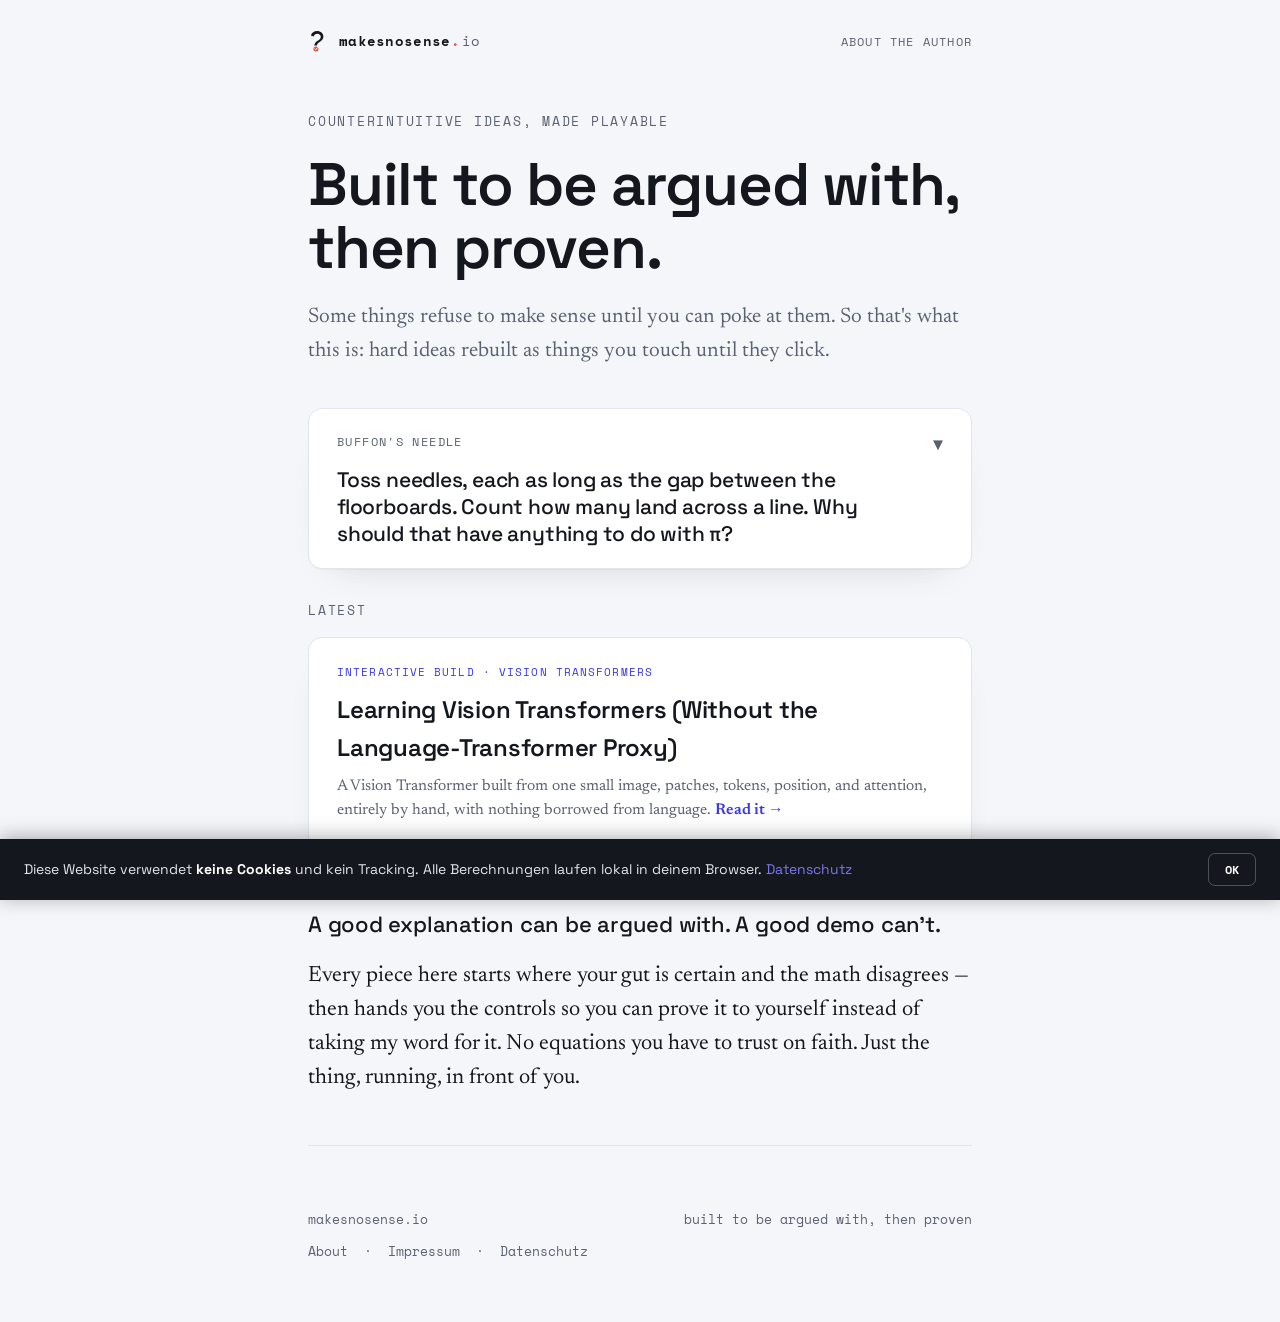
<file: index.html>
<!DOCTYPE html>
<html lang="en">
<head>
<meta charset="UTF-8" />
<meta name="viewport" content="width=device-width, initial-scale=1.0" />
<title>Makes No Sense</title>
<meta name="description" content="Counterintuitive ideas, rebuilt as things you can poke until they click." />
<link rel="icon" href="data:image/svg+xml,%3Csvg xmlns='http://www.w3.org/2000/svg' viewBox='0 0 100 100'%3E%3Cpath d='M 41 5 C 28 5, 17 13, 13 25 L 25 30 C 28 22, 34 17, 42 17 C 51 17, 58 23, 58 31 C 58 39, 53 44, 44 49 C 34 55, 29 62, 29 71 L 41 71 C 41 63, 45 58, 53 54 C 64 48, 70 41, 70 30 C 70 16, 58 5, 41 5 Z' fill='%2315171E'/%3E%3Ccircle cx='36' cy='86' r='11.5' fill='%23E2563F'/%3E%3Cpath d='M 31 86 L 35 90 L 42 81' stroke='%23FFFFFF' stroke-width='4' fill='none' stroke-linecap='round' stroke-linejoin='round'/%3E%3C/svg%3E" />
<link rel="preconnect" href="https://fonts.googleapis.com" />
<link rel="preconnect" href="https://fonts.gstatic.com" crossorigin />
<link href="https://fonts.googleapis.com/css2?family=Space+Grotesk:wght@400;500;600;700&family=Newsreader:ital,opsz,wght@0,6..72,400;0,6..72,500;1,6..72,400&family=Space+Mono:wght@400;700&display=swap" rel="stylesheet" />
<style>
  :root {
    --paper: #F5F6F9;
    --paper-2: #FFFFFF;
    --ink: #15171E;
    --muted: #5A6172;
    --line: #E2E5EC;
    --truth: #3D3AE0;
    --guess: #E2563F;
    --truth-wash: #ECEBFB;

    --display: 'Space Grotesk', system-ui, sans-serif;
    --body: 'Newsreader', Georgia, serif;
    --mono: 'Space Mono', ui-monospace, monospace;

    --col: 720px;
  }

  * { box-sizing: border-box; }
  html { -webkit-text-size-adjust: 100%; }

  body {
    margin: 0;
    background: var(--paper);
    color: var(--ink);
    font-family: var(--body);
    font-size: 19px;
    line-height: 1.6;
    -webkit-font-smoothing: antialiased;
    text-rendering: optimizeLegibility;
  }

  a { color: var(--truth); text-decoration: none; }
  a:hover { text-decoration: underline; text-underline-offset: 3px; }

  .wrap { max-width: var(--col); margin: 0 auto; padding: 0 28px; }

  header.site {
    padding: 30px 0 8px;
    display: flex;
    align-items: center;
    justify-content: space-between;
    gap: 16px;
  }
  header.site .nav {
    font-family: var(--mono);
    font-size: 12px;
    text-transform: uppercase;
    letter-spacing: 0.1em;
    color: var(--muted);
  }
  header.site .nav:hover { color: var(--ink); text-decoration: none; }
  .brand {
    display: inline-flex;
    align-items: center;
    gap: 9px;
    color: inherit;
  }
  a.brand:hover, a.brand:hover * { text-decoration: none; }
  .brand svg.logo-mark {
    width: 22px;
    height: 22px;
    flex: 0 0 auto;
    display: block;
  }
  .brand .wordmark {
    font-family: var(--mono);
    font-size: 14px;
    letter-spacing: 0.02em;
    color: var(--ink);
    display: inline-flex;
    align-items: baseline;
    gap: 1px;
  }
  .brand .wordmark b { font-weight: 700; }
  .brand .wordmark .tld { color: var(--muted); }
  .brand .wordmark .dot { color: var(--guess); font-weight: 700; }

  .hero { padding: 52px 0 16px; }
  .eyebrow {
    font-family: var(--mono);
    font-size: 12.5px;
    text-transform: uppercase;
    letter-spacing: 0.14em;
    color: var(--muted);
    margin: 0 0 22px;
  }
  h1 {
    font-family: var(--display);
    font-weight: 600;
    font-size: clamp(36px, 6.2vw, 60px);
    line-height: 1.04;
    letter-spacing: -0.02em;
    margin: 0 0 22px;
  }
  h1 .flip { color: var(--guess); font-style: normal; }
  .lede {
    font-size: 21px;
    color: var(--muted);
    margin: 0 0 8px;
    max-width: 34em;
  }

  .demo {
    margin: 40px 0 8px;
    background: var(--paper-2);
    border: 1px solid var(--line);
    border-radius: 14px;
    padding: 24px 28px 20px;
    box-shadow: 0 1px 0 rgba(21,23,30,0.03), 0 18px 40px -28px rgba(21,23,30,0.22);
  }
  .demo .figtag {
    font-family: var(--mono);
    font-size: 11.5px;
    letter-spacing: 0.12em;
    text-transform: uppercase;
    color: var(--muted);
    margin-bottom: 14px;
  }

  .latest { padding: 8px 0 0; }
  .latest .eyebrow { margin-bottom: 16px; }
  .postcard {
    display: block;
    background: var(--paper-2);
    border: 1px solid var(--line);
    border-radius: 14px;
    padding: 26px 28px;
    text-decoration: none;
    color: var(--ink);
    box-shadow: 0 1px 0 rgba(21,23,30,0.03), 0 18px 40px -28px rgba(21,23,30,0.22);
    transition: border-color 0.15s, transform 0.15s;
  }
  .postcard:hover { border-color: #cbd0da; transform: translateY(-1px); }
  .postcard:hover, .postcard:hover * { text-decoration: none; }
  .postcard:hover .arrow { text-decoration: underline; text-underline-offset: 3px; }
  .postcard .tag {
    font-family: var(--mono);
    font-size: 11px;
    letter-spacing: 0.1em;
    text-transform: uppercase;
    color: var(--truth);
    margin: 0 0 10px;
  }
  .postcard h3 {
    font-family: var(--display);
    font-weight: 600;
    font-size: 24px;
    letter-spacing: -0.01em;
    margin: 0 0 8px;
  }
  .postcard p {
    color: var(--muted);
    font-size: 15.5px;
    line-height: 1.55;
    margin: 0;
    max-width: 56em;
  }
  .postcard .arrow { color: var(--truth); font-weight: 600; }

  .legend { display:flex; gap:18px; flex-wrap:wrap; font-family: var(--mono); font-size: 11px; color: var(--muted); margin: 6px 0 0; }
  .legend .lg { display:flex; align-items:center; gap:6px; }
  .legend i { display:inline-block; width:10px; height:10px; border-radius:3px; }
  .runrow { display: flex; justify-content: flex-end; margin-top: 6px; }
  .runbtn {
    font-family: var(--mono); font-size: 11px; font-weight: 700;
    border: 1px solid var(--line); background: var(--paper); color: var(--ink);
    border-radius: 7px; padding: 6px 11px; cursor: pointer; white-space: nowrap;
  }
  .runbtn:hover { border-color: #cbd0da; background: #fff; }
  .argument {
    margin-top: 14px; padding-top: 12px; border-top: 1px solid var(--line);
    font-size: 14.5px; line-height: 1.6; color: #2c2f38;
  }
  .argument summary {
    font-family: var(--mono); font-size: 10.5px; letter-spacing: 0.09em; text-transform: uppercase;
    color: var(--muted); cursor: pointer; list-style: none; user-select: none;
    display: flex; align-items: center; gap: 6px;
  }
  .argument summary::-webkit-details-marker { display: none; }
  .argument summary::before {
    content: '+'; font-family: var(--display); font-size: 14px; font-weight: 700;
    color: var(--truth); width: 14px; text-align: center; flex: 0 0 auto;
  }
  .argument[open] summary::before { content: "\2212"; }
  .argument summary:hover { color: var(--ink); }
  .argument p { margin: 10px 0 0; }
  .argument b { font-weight: 700; color: var(--ink); }
  .demo .q {
    font-family: var(--display);
    font-weight: 500;
    font-size: 21px;
    line-height: 1.3;
    margin: 0 0 16px;
    letter-spacing: -0.01em;
  }

  .readout { display: flex; align-items: center; gap: 14px; flex-wrap: wrap; margin-bottom: 4px; }
  .readout .n {
    font-family: var(--mono);
    font-weight: 700;
    font-size: 15px;
    color: var(--ink);
    background: var(--paper);
    border: 1px solid var(--line);
    border-radius: 7px;
    padding: 4px 10px;
  }
  .readout .n span { color: var(--muted); font-weight: 400; }
  .readout .p {
    font-family: var(--display);
    font-weight: 700;
    font-size: 40px;
    letter-spacing: -0.02em;
    color: var(--truth);
    line-height: 1;
    font-variant-numeric: tabular-nums;
  }
  .readout .p small { font-size: 20px; font-weight: 500; color: var(--muted); }

  svg.curve { display: block; width: 100%; height: 150px; margin: 4px 0 4px; overflow: visible; }

  .slider-row { margin-top: 14px; }
  input[type="range"] {
    -webkit-appearance: none; appearance: none;
    width: 100%; height: 4px; border-radius: 4px;
    background: linear-gradient(90deg, var(--truth) 0%, var(--truth) var(--fill,30%), var(--line) var(--fill,30%), var(--line) 100%);
    outline: none; cursor: pointer; margin: 10px 0 6px;
  }
  input[type="range"]::-webkit-slider-thumb {
    -webkit-appearance: none; appearance: none;
    width: 22px; height: 22px; border-radius: 50%;
    background: var(--paper-2); border: 2px solid var(--truth);
    box-shadow: 0 2px 6px rgba(61,58,224,0.35); cursor: grab;
  }
  input[type="range"]::-webkit-slider-thumb:active { cursor: grabbing; }
  input[type="range"]::-moz-range-thumb {
    width: 22px; height: 22px; border-radius: 50%;
    background: var(--paper-2); border: 2px solid var(--truth);
    box-shadow: 0 2px 6px rgba(61,58,224,0.35); cursor: grab;
  }
  .scale { display: flex; justify-content: space-between; font-family: var(--mono); font-size: 11px; color: var(--muted); }
  .verdict {
    font-family: var(--body);
    font-style: italic;
    font-size: 17px;
    color: var(--muted);
    margin-top: 12px;
    min-height: 1.6em;
  }
  .verdict b { font-style: normal; color: var(--guess); font-family: var(--display); font-weight: 600; }

  /* buffon demo */
  .stepline {
    display: flex; align-items: baseline; gap: 10px; flex-wrap: wrap;
    font-family: var(--mono); font-size: 13px; color: var(--ink);
    background: var(--paper); border: 1px solid var(--line); border-radius: 8px;
    padding: 9px 12px; margin-top: 10px;
  }
  .stepline .k { color: var(--muted); }
  .stepline b { color: var(--truth); font-size: 15px; }
  .stepline .pi { color: var(--guess); }
  .stage {
    position: relative; margin: 16px 0 6px;
    border: 1px solid var(--line); border-radius: 12px; overflow: hidden; background: var(--paper);
  }
  canvas#floor { display: block; width: 100%; height: auto; }
  .tracewrap { margin-top: 16px; }
  .tracecap { font-family: var(--mono); font-size: 11px; letter-spacing: 0.06em; text-transform: uppercase; color: var(--muted); margin-bottom: 6px; }
  svg.trace { display: block; width: 100%; height: 110px; background: var(--paper); border: 1px solid var(--line); border-radius: 12px; overflow: visible; }
  .scale .pi-tick { color: var(--ink); font-weight: 700; }
  .controls { display: flex; gap: 8px; flex-wrap: wrap; margin-top: 14px; }
  .runbtn.primary { background: var(--truth); color: #fff; border-color: var(--truth); }
  .runbtn.primary:hover { background: #322fc7; border-color: #322fc7; }
  .runbtn.ghost { color: var(--muted); }

  /* collapsible card */
  details.demo > summary {
    list-style: none; cursor: pointer; user-select: none;
    display: flex; align-items: flex-start; justify-content: space-between; gap: 16px; outline: none;
  }
  details.demo > summary::-webkit-details-marker { display: none; }
  details.demo > summary:focus-visible { outline: 2px solid var(--truth); outline-offset: 4px; border-radius: 6px; }
  .demo-headtext { display: flex; flex-direction: column; }
  .demo-head .figtag { display: block; margin-bottom: 14px; }
  .demo-head .q { display: block; margin: 0; }
  .demo-chev {
    flex: 0 0 auto; font-family: var(--display); font-size: 13px; color: var(--muted);
    margin-top: 2px; transition: transform 0.2s ease, color 0.15s;
  }
  details.demo > summary:hover .demo-chev { color: var(--ink); }
  details.demo:not([open]) > summary .demo-chev { transform: rotate(180deg); }
  .demo-body { margin-top: 18px; }

  .manifesto { padding: 56px 0 8px; font-size: 22px; line-height: 1.55; }
  .manifesto p { margin: 0 0 18px; }
  .manifesto .pull { font-family: var(--display); font-weight: 500; letter-spacing: -0.01em; }

  footer.site {
    padding: 64px 0 60px;
    margin-top: 24px;
    border-top: 1px solid var(--line);
    display: flex; justify-content: space-between; align-items: center;
    flex-wrap: wrap; gap: 12px;
    font-family: var(--mono); font-size: 12.5px; color: var(--muted);
  }
  footer.site a { color: var(--muted); }
  footer.site a:hover { color: var(--ink); }

  @media (max-width: 560px) {
    body { font-size: 18px; }
    .readout .p { font-size: 34px; }
    .demo { padding: 22px 20px; }
  }

  @media (prefers-reduced-motion: reduce) { * { animation: none !important; transition: none !important; } }

  .reveal { opacity: 0; transform: translateY(10px); animation: rise 0.7s cubic-bezier(.2,.7,.2,1) forwards; }
  .r2 { animation-delay: 0.08s; }
  .r3 { animation-delay: 0.16s; }
  @keyframes rise { to { opacity: 1; transform: none; } }
</style>
</head>
<body>

  <div class="wrap">
    <header class="site">
      <a class="brand" href="./index.html" aria-label="makesnosense.io home">
        <svg class="logo-mark" viewBox="0 0 100 100" xmlns="http://www.w3.org/2000/svg" aria-hidden="true">
          <path d="M 41 5 C 28 5, 17 13, 13 25 L 25 30 C 28 22, 34 17, 42 17 C 51 17, 58 23, 58 31 C 58 39, 53 44, 44 49 C 34 55, 29 62, 29 71 L 41 71 C 41 63, 45 58, 53 54 C 64 48, 70 41, 70 30 C 70 16, 58 5, 41 5 Z" fill="#15171E"/>
          <circle cx="36" cy="86" r="11.5" fill="#E2563F"/>
          <path d="M 31 86 L 35 90 L 42 81" stroke="#FFFFFF" stroke-width="4" fill="none" stroke-linecap="round" stroke-linejoin="round"/>
        </svg>
        <span class="wordmark"><b>makesnosense</b><span class="dot">.</span><span class="tld">io</span></span>
      </a>
      <a class="nav" href="./about.html">About the author</a>
    </header>
  </div>

  <div class="wrap">
    <section class="hero">
      <p class="eyebrow reveal">Counterintuitive ideas, made playable</p>
      <h1 class="reveal r2">Built to be argued with, then proven.</h1>
      <p class="lede reveal r3">Some things refuse to make sense until you can poke at them. So that's what this is: hard ideas rebuilt as things you touch until they click.</p>

<!-- Two envelopes demo (commented out)
      <div class="demo reveal r3" id="demo-envelopes">
        <div class="figtag">Figure 0 &middot; drag it</div>
        <p class="q">Two envelopes. One has twice as much money as the other. You pick one and look inside. Should you switch to the other one?</p>

        <div class="readout">
          <span class="n"><span>rounds simulated:</span> <b id="nLabel">200</b></span>
          <span class="p"><span id="pLabel">0</span><small>% extra from always switching</small></span>
        </div>
        <div class="runrow">
          <button class="runbtn" id="runbtn">Run new simulation &#8635;</button>
        </div>

        <svg class="curve" id="curve" viewBox="0 0 600 150" preserveAspectRatio="none" aria-hidden="true">
          <line id="zeroLine" x1="0" y1="75" x2="600" y2="75" stroke="#15171E" stroke-width="1" stroke-dasharray="4 4" opacity="0.25"/>
          <path id="lineDiff" fill="none" stroke="#3D3AE0" stroke-width="2.5" d=""/>
          <circle id="dotDiff" r="6" fill="#FFFFFF" stroke="#3D3AE0" stroke-width="3" cx="0" cy="0"/>
        </svg>

        <div class="legend">
          <span class="lg"><i style="background:#3D3AE0"></i> average winnings, switch minus stay (as % of stay)</span>
        </div>

        <div class="slider-row">
          <input type="range" id="slider" min="5" max="600" value="200" step="5" aria-label="Number of simulated rounds" />
          <div class="scale"><span>5 rounds</span><span>600 rounds</span></div>
        </div>

        <p class="verdict" id="verdict"></p>

        <details class="argument">
          <summary>The argument that says &ldquo;always switch&rdquo;</summary>
          <p>Say your envelope has <b>A</b>. The other has either <b>A/2</b> or <b>2A</b>, each &ldquo;50/50&rdquo;. Expected value of switching = 0.5&times;(A/2) + 0.5&times;(2A) = <b>1.25A</b>. That's bigger than A, so switch. But the other envelope's owner can run the exact same argument about <i>your</i> envelope. Both can't be right, and the simulation above shows they aren't: switching wins you nothing on average.</p>
        </details>
      </div>
-->

      <details class="demo reveal r3" id="demo">
        <summary class="demo-head">
          <span class="demo-headtext">
            <span class="figtag">Buffon's Needle</span>
            <span class="q">Toss needles, each as long as the gap between the floorboards. Count how many land across a line. Why should that have anything to do with &pi;?</span>
          </span>
          <span class="demo-chev" aria-hidden="true">&#9650;</span>
        </summary>

        <div class="demo-body">
        <div class="readout">
          <span class="p">&pi; &asymp; <span id="estLabel">&mdash;</span></span>
        </div>
        <div class="readout" style="margin-top:8px;">
          <span class="n"><span>dropped:</span> <b id="nLabel">0</b></span>
          <span class="n"><span>crossed a line:</span> <b id="cLabel">0</b></span>
          <span class="n"><span>error:</span> <b id="errLabel">&mdash;</b></span>
        </div>

        <div class="stepline" id="calc" style="margin-top:12px;">
          <span class="k">&pi; &asymp; 2 &times; dropped &divide; crossed =</span>
          <b>2 &times; <span id="calcN">0</span> &divide; <span id="calcC">0</span></b>
          <span class="k">=</span> <b class="pi" id="calcEst">&mdash;</b>
        </div>

        <div class="stage">
          <canvas id="floor" width="1200" height="640" aria-label="Needles dropped on a lined floor"></canvas>
        </div>

        <div class="legend">
          <span class="lg"><i style="background:var(--guess)"></i> crossed a line</span>
          <span class="lg"><i style="background:#9aa0ac"></i> landed clear</span>
        </div>

        <div class="tracewrap">
          <div class="tracecap">the estimate after every drop &mdash; settling onto the dashed true &pi;</div>
          <svg class="trace" id="trace" viewBox="0 0 600 110" preserveAspectRatio="none" aria-hidden="true">
            <line id="piLine" x1="0" x2="600" stroke="var(--ink)" stroke-width="1" stroke-dasharray="4 4" opacity="0.3"/>
            <path id="tracePath" fill="none" stroke="var(--truth)" stroke-width="2" d=""/>
          </svg>
          <div class="scale"><span id="traceStart">drop 1</span><span class="pi-tick">&pi; = 3.14159</span><span id="traceEnd">now</span></div>
        </div>

        <div class="controls">
          <button class="runbtn primary" id="dropFew">Drop 1 &darr;</button>
          <button class="runbtn" id="drop100">Drop 100</button>
          <button class="runbtn" id="drop2000">Drop 2,000</button>
          <button class="runbtn ghost" id="reset">Reset &#8635;</button>
        </div>

        <p class="verdict" id="verdict">Start throwing. The estimate is wild at first, then homes in on 3.14159&hellip;</p>

        <details class="argument">
          <summary>Wait &mdash; why &pi;? (the short version)</summary>
          <p>A needle only crosses a line if it <b>reaches across the gap vertically</b>. Lying flat it reaches almost nothing; standing upright it spans the whole gap. So crossing has nothing to do with circles and everything to do with the needle's tilt.</p>
          <p>The catch: to get the <i>overall</i> crossing chance, you have to average over every tilt angle &mdash; and the average of that reach, taken across the half-turn from flat to flat, comes out to exactly <code>2/&pi;</code>. That's the one and only place &pi; enters: it's the size of the angle range you're averaging over. Flip it around and you get the formula in the running calculation above: <code>&pi; &asymp; 2N / C</code>.</p>
        </details>
        </div>
      </details>
    </section>
  </div>

  <div class="wrap">
    <section class="latest">
      <p class="eyebrow">Latest</p>
      <a class="postcard" href="./vit.html">
        <p class="tag">Interactive build &middot; Vision Transformers</p>
        <h3>Learning Vision Transformers (Without the Language-Transformer Proxy)</h3>
        <p>A Vision Transformer built from one small image, patches, tokens, position, and attention, entirely by hand, with nothing borrowed from language. <span class="arrow">Read it &rarr;</span></p>
      </a>
    </section>
  </div>

  <div class="wrap">
    <section class="manifesto">
      <p class="pull">A good explanation can be argued with. A good demo can't.</p>
      <p>Every piece here starts where your gut is certain and the math disagrees — then hands you the controls so you can prove it to yourself instead of taking my word for it. No equations you have to trust on faith. Just the thing, running, in front of you.</p>
    </section>
  </div>

  <div class="wrap">
    <footer class="site">
      <span>makesnosense.io</span>
      <span>built to be argued with, then proven</span>
    <span><a href="./about.html">About</a> &nbsp;&middot;&nbsp; <a href="./impressum.html">Impressum</a> &nbsp;&middot;&nbsp; <a href="./datenschutz.html">Datenschutz</a></span>
    </footer>
  </div>

<!-- Two envelopes script (commented out)
<script>
(function () {
  var slider = document.getElementById('slider');
  var nLabel = document.getElementById('nLabel');
  var pLabel = document.getElementById('pLabel');
  var verdict = document.getElementById('verdict');
  var lineDiff = document.getElementById('lineDiff');
  var dotDiff = document.getElementById('dotDiff');
  var runbtn = document.getElementById('runbtn');

  var W = 600, H = 150, MINN = 5, MAXN = 600;

  var seq = [];
  function regen() {
    seq = [];
    for (var i = 0; i < MAXN; i++) {
      var base = 1 + Math.floor(Math.random() * 100);
      var pickSmall = Math.random() < 0.5;
      var picked = pickSmall ? base : 2 * base;
      var other = pickSmall ? 2 * base : base;
      seq.push([picked, other]);
    }
  }
  regen();

  function x(n) { return (n - MINN) / (MAXN - MINN) * W; }
  function yFromPct(pct) {
    var clamped = Math.max(-30, Math.min(30, pct));
    return H/2 - (clamped / 30) * (H/2 - 10);
  }

  function buildCurve() {
    var d = '';
    var stayTotal = 0, switchTotal = 0;
    for (var n = 1; n <= MAXN; n++) {
      stayTotal += seq[n-1][0];
      switchTotal += seq[n-1][1];
      if (n >= MINN) {
        var pct = (switchTotal - stayTotal) / stayTotal * 100;
        var px = x(n).toFixed(1);
        d += (n === MINN ? 'M' : 'L') + px + ',' + yFromPct(pct).toFixed(1) + ' ';
      }
    }
    lineDiff.setAttribute('d', d.trim());
  }

  function cumPct(n) {
    var stayTotal = 0, switchTotal = 0;
    for (var i = 0; i < n; i++) {
      stayTotal += seq[i][0];
      switchTotal += seq[i][1];
    }
    return (switchTotal - stayTotal) / stayTotal * 100;
  }

  function verdictText(n, pct) {
    if (n < 30) return 'Noisy with few rounds, the swing can look big. Keep dragging.';
    if (Math.abs(pct) < 1) return 'Right around <b>0%</b>, switching gains nothing on average. Just as the resolution says.';
    return 'At ' + n + ' rounds, switching is at <b>' + (pct >= 0 ? '+' : '') + pct.toFixed(1) + '%</b>, drifting toward 0% as the rounds pile up. Click &ldquo;run new simulation&rdquo; a few times, it never settles anywhere else.';
  }

  function update() {
    var n = parseInt(slider.value, 10);
    var pct = cumPct(n);
    nLabel.textContent = n;
    pLabel.textContent = pct.toFixed(1);
    verdict.innerHTML = verdictText(n, pct);
    dotDiff.setAttribute('cx', x(n).toFixed(1));
    dotDiff.setAttribute('cy', yFromPct(pct).toFixed(1));
    slider.style.setProperty('xxfill', ((n - MINN) / (MAXN - MINN) * 100).toFixed(1) + '%');
  }

  buildCurve();
  slider.addEventListener('input', update);
  runbtn.addEventListener('click', function () {
    regen();
    buildCurve();
    update();
  });
  update();
})();
</script>
-->

<script>
(function () {
  var canvas = document.getElementById('floor');
  var ctx = canvas.getContext('2d');
  var W = canvas.width, H = canvas.height;

  var COL = { paper:'#F5F6F9', line:'#C9CEDA', cross:'#E2563F', clear:'#9aa0ac', ink:'#15171E' };

  // Geometry: horizontal floorboard lines, needle length == spacing.
  var GAP = 80;                 // line spacing d (px)
  var L = GAP;                  // needle length == spacing
  var PAD = GAP;                // top/bottom padding so first/last lines have room
  var firstLine = PAD;
  var lastLine = H - PAD;
  var nLines = Math.floor((lastLine - firstLine) / GAP) + 1;

  var total = 0, crossed = 0;
  var needles = [];             // recent needles drawn (capped for perf)
  var MAX_DRAWN = 1500;
  var history = [];             // running pi estimate after each drop that has crossed>0
  var MAX_HIST = 3000;

  var estLabel = document.getElementById('estLabel');
  var nLabel = document.getElementById('nLabel');
  var cLabel = document.getElementById('cLabel');
  var errLabel = document.getElementById('errLabel');
  var verdict = document.getElementById('verdict');
  var calcN = document.getElementById('calcN');
  var calcC = document.getElementById('calcC');
  var calcEst = document.getElementById('calcEst');

  // ---- convergence trace ----
  var trace = document.getElementById('trace');
  var tracePath = document.getElementById('tracePath');
  var piLine = document.getElementById('piLine');
  var traceStart = document.getElementById('traceStart');
  var traceEnd = document.getElementById('traceEnd');
  var TW = 600, TH = 110, PI_LO = 2.4, PI_HI = 3.9; // y window around pi
  function ty(v) {
    var c = Math.max(PI_LO, Math.min(PI_HI, v));
    return TH - (c - PI_LO) / (PI_HI - PI_LO) * TH;
  }
  piLine.setAttribute('y1', ty(Math.PI).toFixed(1));
  piLine.setAttribute('y2', ty(Math.PI).toFixed(1));

  function drawTrace() {
    var len = history.length;
    if (len === 0) { tracePath.setAttribute('d', ''); traceStart.textContent = 'drop 1'; traceEnd.textContent = 'now'; return; }
    var d = '';
    for (var i = 0; i < len; i++) {
      var px = len === 1 ? 0 : (i / (len - 1) * TW);
      d += (i === 0 ? 'M' : 'L') + px.toFixed(1) + ',' + ty(history[i]).toFixed(1) + ' ';
    }
    tracePath.setAttribute('d', d.trim());
    traceStart.textContent = 'drop ' + (total - len + 1).toLocaleString();
    traceEnd.textContent = total.toLocaleString() + ' drops';
  }

  function lineY(i) { return firstLine + i * GAP; }

  function drawFloor() {
    ctx.clearRect(0, 0, W, H);
    ctx.fillStyle = COL.paper;
    ctx.fillRect(0, 0, W, H);
    ctx.strokeStyle = COL.line;
    ctx.lineWidth = 1.5;
    for (var i = 0; i < nLines; i++) {
      var y = lineY(i);
      ctx.beginPath();
      ctx.moveTo(0, y);
      ctx.lineTo(W, y);
      ctx.stroke();
    }
  }

  function drawNeedle(n) {
    ctx.strokeStyle = n.hit ? COL.cross : COL.clear;
    ctx.lineWidth = n.hit ? 2.4 : 1.8;
    ctx.lineCap = 'round';
    ctx.globalAlpha = n.hit ? 0.95 : 0.6;
    ctx.beginPath();
    ctx.moveTo(n.x1, n.y1);
    ctx.lineTo(n.x2, n.y2);
    ctx.stroke();
    ctx.globalAlpha = 1;
  }

  function redrawAll() {
    drawFloor();
    for (var i = 0; i < needles.length; i++) drawNeedle(needles[i]);
  }

  // Drop one needle: random center anywhere over the lined region, random angle.
  function makeNeedle() {
    var cx = Math.random() * W;
    var cy = firstLine - GAP * 0.5 + Math.random() * ((lastLine - firstLine) + GAP);
    var theta = Math.random() * Math.PI;     // 0..pi
    var dx = (L / 2) * Math.cos(theta);
    var dy = (L / 2) * Math.sin(theta);
    var y1 = cy - dy, y2 = cy + dy;
    // Crosses a line if the integer "band index" differs at the two ends.
    var band1 = Math.floor((y1 - firstLine) / GAP);
    var band2 = Math.floor((y2 - firstLine) / GAP);
    var hit = band1 !== band2;
    return { x1: cx - dx, y1: y1, x2: cx + dx, y2: y2, hit: hit };
  }

  function updateLabels() {
    nLabel.textContent = total.toLocaleString();
    cLabel.textContent = crossed.toLocaleString();
    calcN.textContent = total.toLocaleString();
    calcC.textContent = crossed.toLocaleString();
    if (crossed > 0) {
      var est = (2 * L * total) / (GAP * crossed); // L==GAP -> 2*total/crossed
      estLabel.textContent = est.toFixed(5);
      calcEst.textContent = est.toFixed(5);
      var err = Math.abs(est - Math.PI) / Math.PI * 100;
      errLabel.textContent = err.toFixed(2) + '%';
      setVerdict(total, est, err);
    } else {
      estLabel.textContent = '\u2014';
      calcEst.textContent = '\u2014';
      errLabel.textContent = '\u2014';
    }
    drawTrace();
  }

  function setVerdict(n, est, err) {
    if (n < 30) {
      verdict.innerHTML = 'Way too few to trust &mdash; the estimate jumps around. Keep dropping.';
    } else if (err < 0.5) {
      verdict.innerHTML = 'Locked onto <b>' + est.toFixed(4) + '</b>, within ' + err.toFixed(2) + '% of &pi;. Straight sticks, no circles, and there it is.';
    } else {
      verdict.innerHTML = 'At ' + n.toLocaleString() + ' needles it reads <b>' + est.toFixed(4) + '</b>. Throw a few thousand more and the error keeps shrinking toward &pi;.';
    }
  }

  function recordPoint() {
    if (crossed > 0) {
      history.push((2 * L * total) / (GAP * crossed));
      if (history.length > MAX_HIST) history.shift();
    }
  }

  function drop(k) {
    for (var i = 0; i < k; i++) {
      var n = makeNeedle();
      total++;
      if (n.hit) crossed++;
      needles.push(n);
      recordPoint();
    }
    if (needles.length > MAX_DRAWN) needles.splice(0, needles.length - MAX_DRAWN);
    redrawAll();
    updateLabels();
  }

  function reset() {
    total = 0; crossed = 0; needles = []; history = [];
    drawFloor();
    updateLabels();
    verdict.innerHTML = 'Start throwing. The estimate is wild at first, then homes in on 3.14159&hellip;';
  }

  // Animated single drop: little fall-in effect.
  function dropOneAnimated() {
    var n = makeNeedle();
    total++;
    if (n.hit) crossed++;
    needles.push(n);
    recordPoint();
    if (needles.length > MAX_DRAWN) needles.splice(0, needles.length - MAX_DRAWN);
    updateLabels();
    var steps = 8, i = 0;
    function frame() {
      redrawAll();
      ctx.save();
      ctx.strokeStyle = n.hit ? COL.cross : COL.ink;
      ctx.globalAlpha = 0.25 * (1 - i / steps);
      ctx.lineWidth = 8;
      ctx.lineCap = 'round';
      ctx.beginPath();
      ctx.moveTo(n.x1, n.y1);
      ctx.lineTo(n.x2, n.y2);
      ctx.stroke();
      ctx.restore();
      i++;
      if (i <= steps) requestAnimationFrame(frame);
      else redrawAll();
    }
    frame();
  }

  document.getElementById('dropFew').addEventListener('click', function () { dropOneAnimated(); });
  document.getElementById('drop100').addEventListener('click', function () { drop(100); });
  document.getElementById('drop2000').addEventListener('click', function () { drop(2000); });
  document.getElementById('reset').addEventListener('click', reset);

  drawFloor();
  updateLabels();
})();
</script>

<script src="./cookie-notice.js"></script>
</body>
</html>
</file>
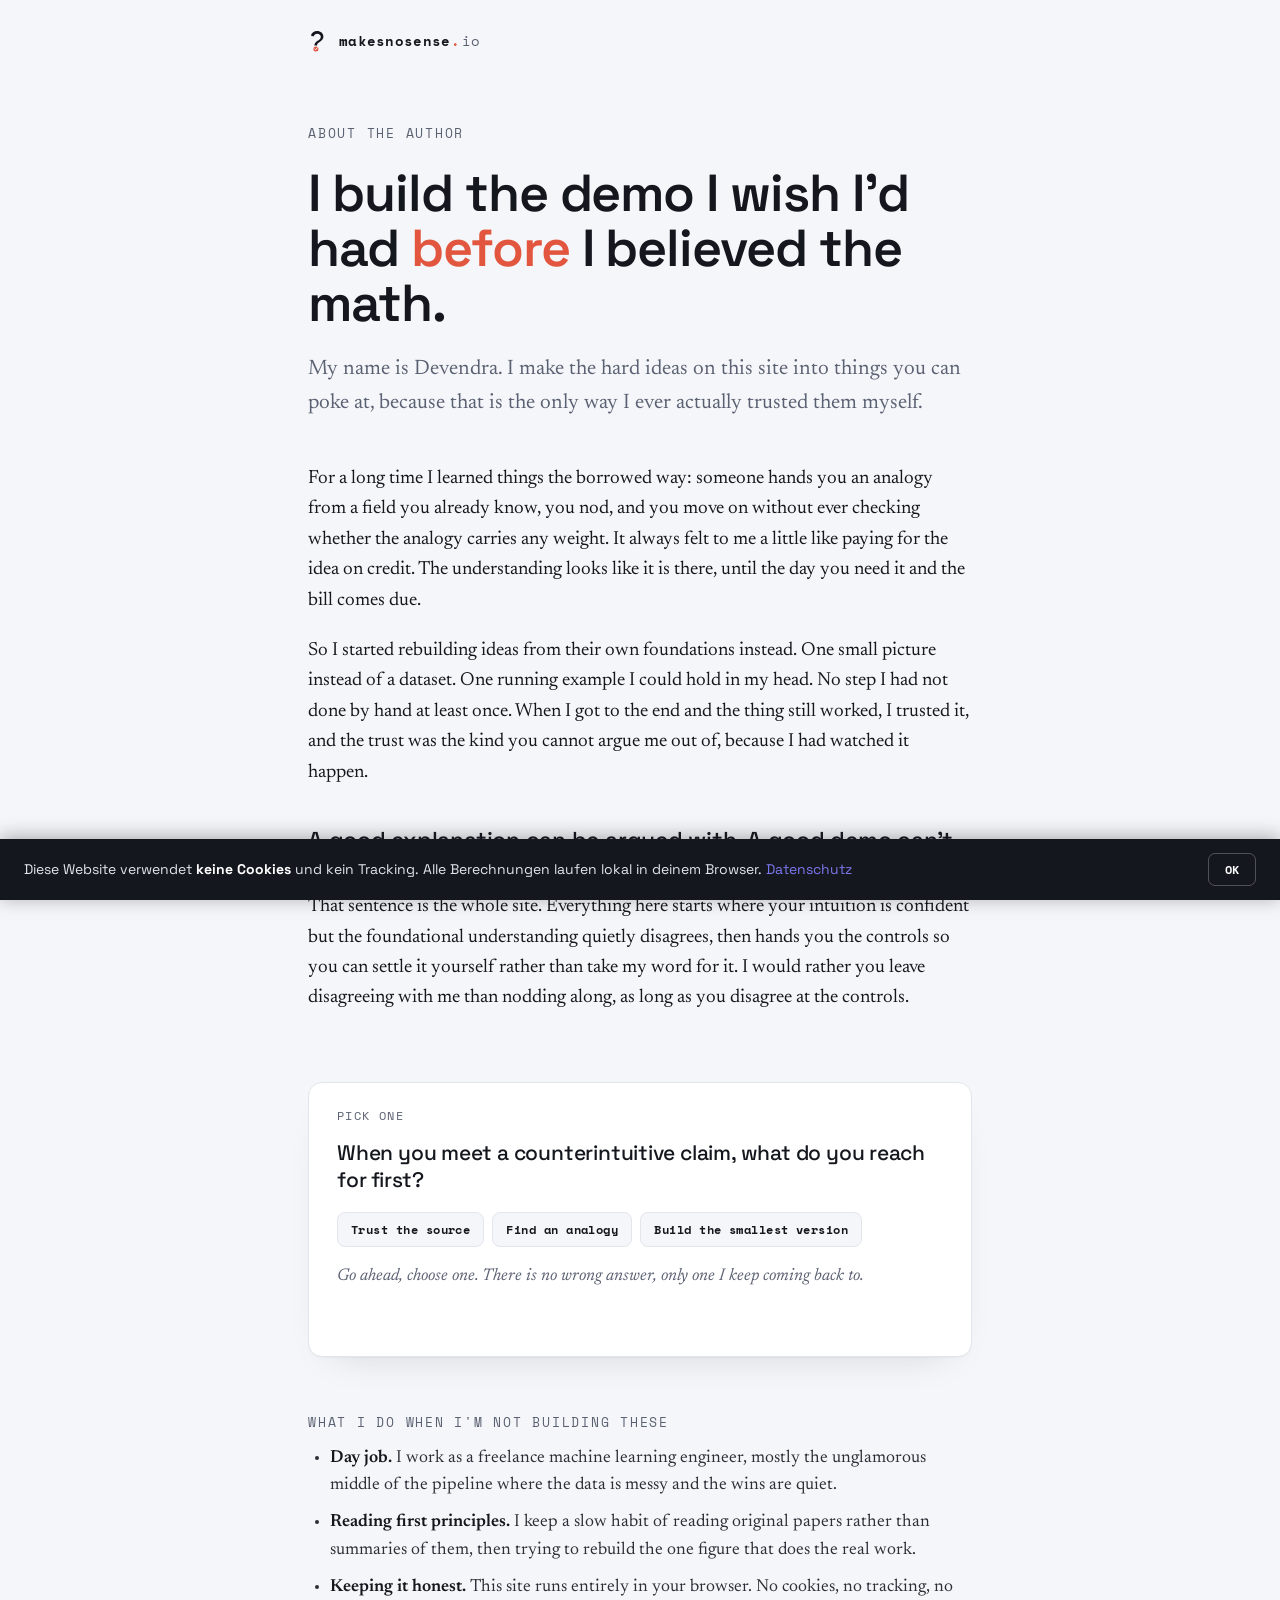
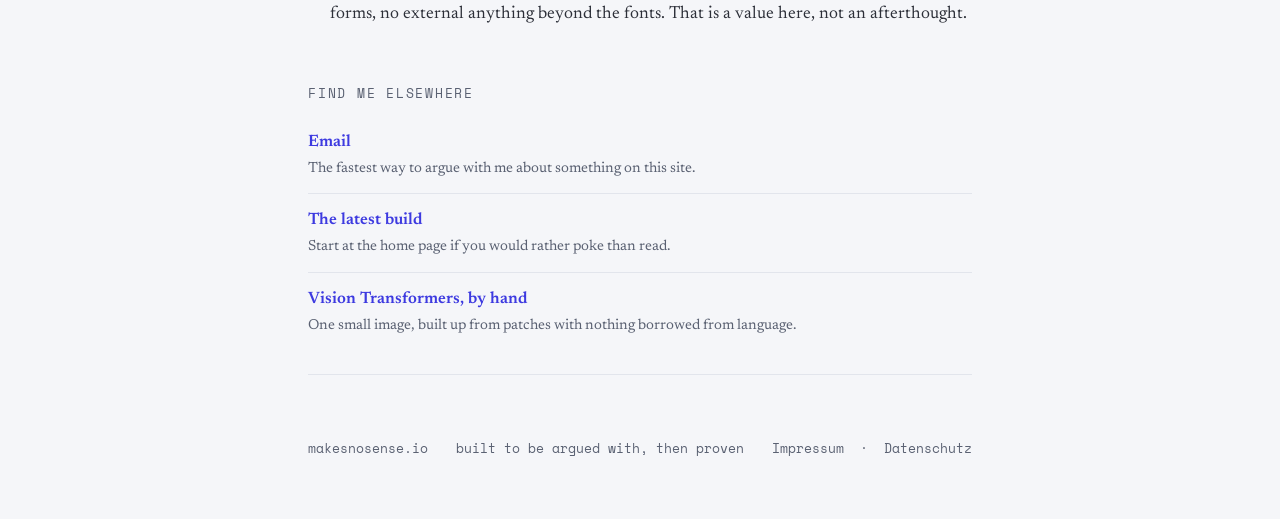
<file: about.html>
<!DOCTYPE html>
<html lang="en">
<head>
<meta charset="UTF-8" />
<meta name="viewport" content="width=device-width, initial-scale=1.0" />
<title>About the author · makesnosense.io</title>
<meta name="description" content="Who builds these, and why each idea here is meant to be argued with, then proven." />
<link rel="icon" href="data:image/svg+xml,%3Csvg xmlns='http://www.w3.org/2000/svg' viewBox='0 0 32 32'%3E%3Ccircle cx='16' cy='22' r='6' fill='%23E2563F'/%3E%3C/svg%3E" />
<link rel="preconnect" href="https://fonts.googleapis.com" />
<link rel="preconnect" href="https://fonts.gstatic.com" crossorigin />
<link href="https://fonts.googleapis.com/css2?family=Space+Grotesk:wght@400;500;600;700&family=Newsreader:ital,opsz,wght@0,6..72,400;0,6..72,500;1,6..72,400&family=Space+Mono:wght@400;700&display=swap" rel="stylesheet" />
<style>
  :root {
    --paper: #F5F6F9;
    --paper-2: #FFFFFF;
    --ink: #15171E;
    --muted: #5A6172;
    --line: #E2E5EC;
    --truth: #3D3AE0;
    --guess: #E2563F;
    --truth-wash: #ECEBFB;

    --display: 'Space Grotesk', system-ui, sans-serif;
    --body: 'Newsreader', Georgia, serif;
    --mono: 'Space Mono', ui-monospace, monospace;

    --col: 720px;
  }

  * { box-sizing: border-box; }
  html { -webkit-text-size-adjust: 100%; }

  body {
    margin: 0;
    background: var(--paper);
    color: var(--ink);
    font-family: var(--body);
    font-size: 19px;
    line-height: 1.6;
    -webkit-font-smoothing: antialiased;
    text-rendering: optimizeLegibility;
  }

  a { color: var(--truth); text-decoration: none; }
  a:hover { text-decoration: underline; text-underline-offset: 3px; }

  .wrap { max-width: var(--col); margin: 0 auto; padding: 0 28px; }

  header.site { padding: 30px 0 8px; }
  .brand {
    display: inline-flex;
    align-items: center;
    gap: 9px;
    color: inherit;
  }
  a.brand:hover, a.brand:hover * { text-decoration: none; }
  .brand svg.logo-mark {
    width: 22px;
    height: 22px;
    flex: 0 0 auto;
    display: block;
  }
  .brand .wordmark {
    font-family: var(--mono);
    font-size: 14px;
    letter-spacing: 0.02em;
    color: var(--ink);
    display: inline-flex;
    align-items: baseline;
    gap: 1px;
  }
  .brand .wordmark b { font-weight: 700; }
  .brand .wordmark .tld { color: var(--muted); }
  .brand .wordmark .dot { color: var(--guess); font-weight: 700; }

  .hero { padding: 52px 0 8px; }
  .eyebrow {
    font-family: var(--mono);
    font-size: 12.5px;
    text-transform: uppercase;
    letter-spacing: 0.14em;
    color: var(--muted);
    margin: 0 0 22px;
  }
  h1 {
    font-family: var(--display);
    font-weight: 600;
    font-size: clamp(34px, 5.6vw, 52px);
    line-height: 1.06;
    letter-spacing: -0.02em;
    margin: 0 0 22px;
  }
  h1 .accent { color: var(--guess); }
  .lede {
    font-size: 21px;
    color: var(--muted);
    margin: 0 0 8px;
    max-width: 34em;
  }

  /* author identity row */
  .who {
    display: flex;
    align-items: center;
    gap: 16px;
    margin: 36px 0 8px;
  }
  .who .mark {
    flex: 0 0 auto;
    width: 56px;
    height: 56px;
    border-radius: 50%;
    background: var(--truth-wash);
    border: 1px solid var(--line);
    display: flex;
    align-items: center;
    justify-content: center;
    font-family: var(--display);
    font-weight: 600;
    font-size: 20px;
    letter-spacing: -0.02em;
    color: var(--truth);
  }
  .who .meta .name {
    font-family: var(--display);
    font-weight: 600;
    font-size: 20px;
    letter-spacing: -0.01em;
  }
  .who .meta .role {
    font-family: var(--mono);
    font-size: 11.5px;
    text-transform: uppercase;
    letter-spacing: 0.1em;
    color: var(--muted);
    margin-top: 3px;
  }

  .prose { padding: 28px 0 8px; }
  .prose p { margin: 0 0 20px; }
  .prose .pull {
    font-family: var(--display);
    font-weight: 500;
    font-size: 23px;
    line-height: 1.4;
    letter-spacing: -0.01em;
    color: var(--ink);
    margin: 36px 0;
  }
  .prose em { font-style: italic; }
  .prose b { font-weight: 500; color: var(--ink); }

  /* interactive stance card (interactive-first signature) */
  .demo {
    margin: 40px 0 8px;
    background: var(--paper-2);
    border: 1px solid var(--line);
    border-radius: 14px;
    padding: 24px 28px 22px;
    box-shadow: 0 1px 0 rgba(21,23,30,0.03), 0 18px 40px -28px rgba(21,23,30,0.22);
  }
  .demo .figtag {
    font-family: var(--mono);
    font-size: 11.5px;
    letter-spacing: 0.12em;
    text-transform: uppercase;
    color: var(--muted);
    margin-bottom: 14px;
  }
  .demo .q {
    font-family: var(--display);
    font-weight: 500;
    font-size: 21px;
    line-height: 1.3;
    margin: 0 0 18px;
    letter-spacing: -0.01em;
  }
  .stance {
    display: flex;
    gap: 8px;
    flex-wrap: wrap;
    margin-bottom: 6px;
  }
  .stance button {
    font-family: var(--mono);
    font-size: 11.5px;
    font-weight: 700;
    letter-spacing: 0.04em;
    border: 1px solid var(--line);
    background: var(--paper);
    color: var(--ink);
    border-radius: 8px;
    padding: 8px 13px;
    cursor: pointer;
    transition: border-color 0.15s, background 0.15s, color 0.15s;
  }
  .stance button:hover { border-color: #cbd0da; }
  .stance button[aria-pressed="true"] {
    border-color: var(--truth);
    background: var(--truth-wash);
    color: var(--truth);
  }
  .verdict {
    font-family: var(--body);
    font-style: italic;
    font-size: 17px;
    color: var(--muted);
    margin-top: 16px;
    min-height: 3.2em;
    line-height: 1.6;
  }
  .verdict b { font-style: normal; color: var(--guess); font-family: var(--display); font-weight: 600; }
  .verdict .truth { color: var(--truth); }

  /* topic-list: real bullets, bold lead label */
  .topic-list { margin: 6px 0 0; padding-left: 22px; }
  .topic-list li { margin-bottom: 10px; color: #2c2f38; font-size: 17.5px; line-height: 1.55; }
  .topic-list li b { font-weight: 600; color: var(--ink); }

  /* reading-list: borderless hairline rows, indigo bold links */
  .reading-list { list-style: none; margin: 6px 0 0; padding: 0; }
  .reading-list li {
    padding: 14px 0;
    border-bottom: 1px solid var(--line);
    font-size: 16.5px;
    line-height: 1.5;
  }
  .reading-list li:last-child { border-bottom: 0; }
  .reading-list a { color: var(--truth); font-weight: 600; }
  .reading-list .note { color: var(--muted); font-size: 14.5px; display: block; margin-top: 3px; }

  .section-head {
    font-family: var(--mono);
    font-size: 12.5px;
    text-transform: uppercase;
    letter-spacing: 0.14em;
    color: var(--muted);
    margin: 56px 0 12px;
  }

  footer.site {
    padding: 64px 0 60px;
    margin-top: 24px;
    border-top: 1px solid var(--line);
    display: flex; justify-content: space-between; align-items: center;
    flex-wrap: wrap; gap: 12px;
    font-family: var(--mono); font-size: 12.5px; color: var(--muted);
  }
  footer.site a { color: var(--muted); }
  footer.site a:hover { color: var(--ink); }

  @media (max-width: 560px) {
    body { font-size: 18px; }
    .demo { padding: 22px 20px; }
  }

  @media (prefers-reduced-motion: reduce) { * { animation: none !important; transition: none !important; } }

  .reveal { opacity: 0; transform: translateY(10px); animation: rise 0.7s cubic-bezier(.2,.7,.2,1) forwards; }
  .r2 { animation-delay: 0.08s; }
  .r3 { animation-delay: 0.16s; }
  @keyframes rise { to { opacity: 1; transform: none; } }
</style>
</head>
<body>

  <div class="wrap">
    <header class="site">
      <a class="brand" href="./index.html" aria-label="makesnosense.io home">
        <svg class="logo-mark" viewBox="0 0 100 100" xmlns="http://www.w3.org/2000/svg" aria-hidden="true">
          <path d="M 41 5 C 28 5, 17 13, 13 25 L 25 30 C 28 22, 34 17, 42 17 C 51 17, 58 23, 58 31 C 58 39, 53 44, 44 49 C 34 55, 29 62, 29 71 L 41 71 C 41 63, 45 58, 53 54 C 64 48, 70 41, 70 30 C 70 16, 58 5, 41 5 Z" fill="#15171E"/>
          <circle cx="36" cy="86" r="11.5" fill="#E2563F"/>
          <path d="M 31 86 L 35 90 L 42 81" stroke="#FFFFFF" stroke-width="4" fill="none" stroke-linecap="round" stroke-linejoin="round"/>
        </svg>
        <span class="wordmark"><b>makesnosense</b><span class="dot">.</span><span class="tld">io</span></span>
      </a>
    </header>
  </div>

  <div class="wrap">
    <section class="hero">
      <p class="eyebrow reveal">About the author</p>
      <h1 class="reveal r2">I build the demo I wish I'd had <span class="accent">before</span> I believed the math.</h1>
      <p class="lede reveal r3">My name is Devendra. I make the hard ideas on this site into things you can poke at, because that is the only way I ever actually trusted them myself.</p>

      <!-- <div class="who reveal r3">
        <div class="mark" aria-hidden="true">DV</div>
        <div class="meta">
          <div class="name">Devendra Vyas</div>
          <div class="role">Machine Learning Engineer · Germering, DE</div>
        </div>
      </div> -->
    </section>
  </div>

  <div class="wrap">
    <section class="prose">
      <p>For a long time I learned things the borrowed way: someone hands you an analogy from a field you already know, you nod, and you move on without ever checking whether the analogy carries any weight. It always felt to me a little like paying for the idea on credit. The understanding looks like it is there, until the day you need it and the bill comes due.</p>

      <p>So I started rebuilding ideas from their own foundations instead. One small picture instead of a dataset. One running example I could hold in my head. No step I had not done by hand at least once. When I got to the end and the thing still worked, I trusted it, and the trust was the kind you cannot argue me out of, because I had watched it happen.</p>

      <p class="pull">A good explanation can be argued with. A good demo can't.</p>

      <p>That sentence is the whole site. Everything here starts where your intuition is confident but the foundational understanding quietly disagrees, then hands you the controls so you can settle it yourself rather than take my word for it. I would rather you leave disagreeing with me than nodding along, as long as you disagree at the controls.</p>
    </section>
  </div>

  <div class="wrap">
    <section>
      <div class="demo reveal">
        <div class="figtag">Pick one</div>
        <p class="q">When you meet a counterintuitive claim, what do you reach for first?</p>

        <div class="stance" role="group" aria-label="Choose how you approach a claim">
          <button type="button" data-k="trust" aria-pressed="false">Trust the source</button>
          <button type="button" data-k="analogy" aria-pressed="false">Find an analogy</button>
          <button type="button" data-k="build" aria-pressed="false">Build the smallest version</button>
        </div>

        <p class="verdict" id="verdict">Go ahead, choose one. There is no wrong answer, only one I keep coming back to.</p>
      </div>
    </section>
  </div>

  <div class="wrap">
    <section>
      <p class="section-head">What I do when I'm not building these</p>
      <ul class="topic-list">
        <li><b>Day job.</b> I work as a freelance machine learning engineer, mostly the unglamorous middle of the pipeline where the data is messy and the wins are quiet.</li>
        <li><b>Reading first principles.</b> I keep a slow habit of reading original papers rather than summaries of them, then trying to rebuild the one figure that does the real work.</li>
        <li><b>Keeping it honest.</b> This site runs entirely in your browser. No cookies, no tracking, no forms, no external anything beyond the fonts. That is a value here, not an afterthought.</li>
      </ul>
    </section>
  </div>

  <div class="wrap">
    <section>
      <p class="section-head">Find me elsewhere</p>
      <ul class="reading-list">
        <li>
          <a href="mailto:vyas.dev.ms@gmail.com">Email</a>
          <span class="note">The fastest way to argue with me about something on this site.</span>
        </li>
        <li>
          <a href="./index.html">The latest build</a>
          <span class="note">Start at the home page if you would rather poke than read.</span>
        </li>
        <li>
          <a href="./vit.html">Vision Transformers, by hand</a>
          <span class="note">One small image, built up from patches with nothing borrowed from language.</span>
        </li>
      </ul>
    </section>
  </div>

  <div class="wrap">
    <footer class="site">
      <span>makesnosense.io</span>
      <span>built to be argued with, then proven</span>
      <span><a href="./impressum.html">Impressum</a> &nbsp;&middot;&nbsp; <a href="./datenschutz.html">Datenschutz</a></span>
    </footer>
  </div>

<script>
(function () {
  var verdict = document.getElementById('verdict');
  var buttons = Array.prototype.slice.call(document.querySelectorAll('.stance button'));

  var lines = {
    trust: 'Honest, and most of us start here. But a trusted source is still a proxy for understanding: it tells you <b>what</b> to believe, never <b>why</b> it holds. Useful right up until the moment you need to fix something it got wrong.',
    analogy: 'My old default. An analogy borrows confidence from a field you already trust, which feels like understanding and sometimes is. The trouble is you rarely check where the analogy <b>stops carrying weight.</b>',
    build: 'This is the one I keep coming back to. Strip the claim to its smallest working version, run it, and watch it land. <span class="truth">Then</span> the explanation is something you can argue with, because you already proved it.'
  };

  function choose(btn) {
    buttons.forEach(function (b) { b.setAttribute('aria-pressed', String(b === btn)); });
    verdict.innerHTML = lines[btn.getAttribute('data-k')];
  }

  buttons.forEach(function (b) {
    b.addEventListener('click', function () { choose(b); });
  });
})();
</script>

<script src="./cookie-notice.js"></script>
</body>
</html>
</file>
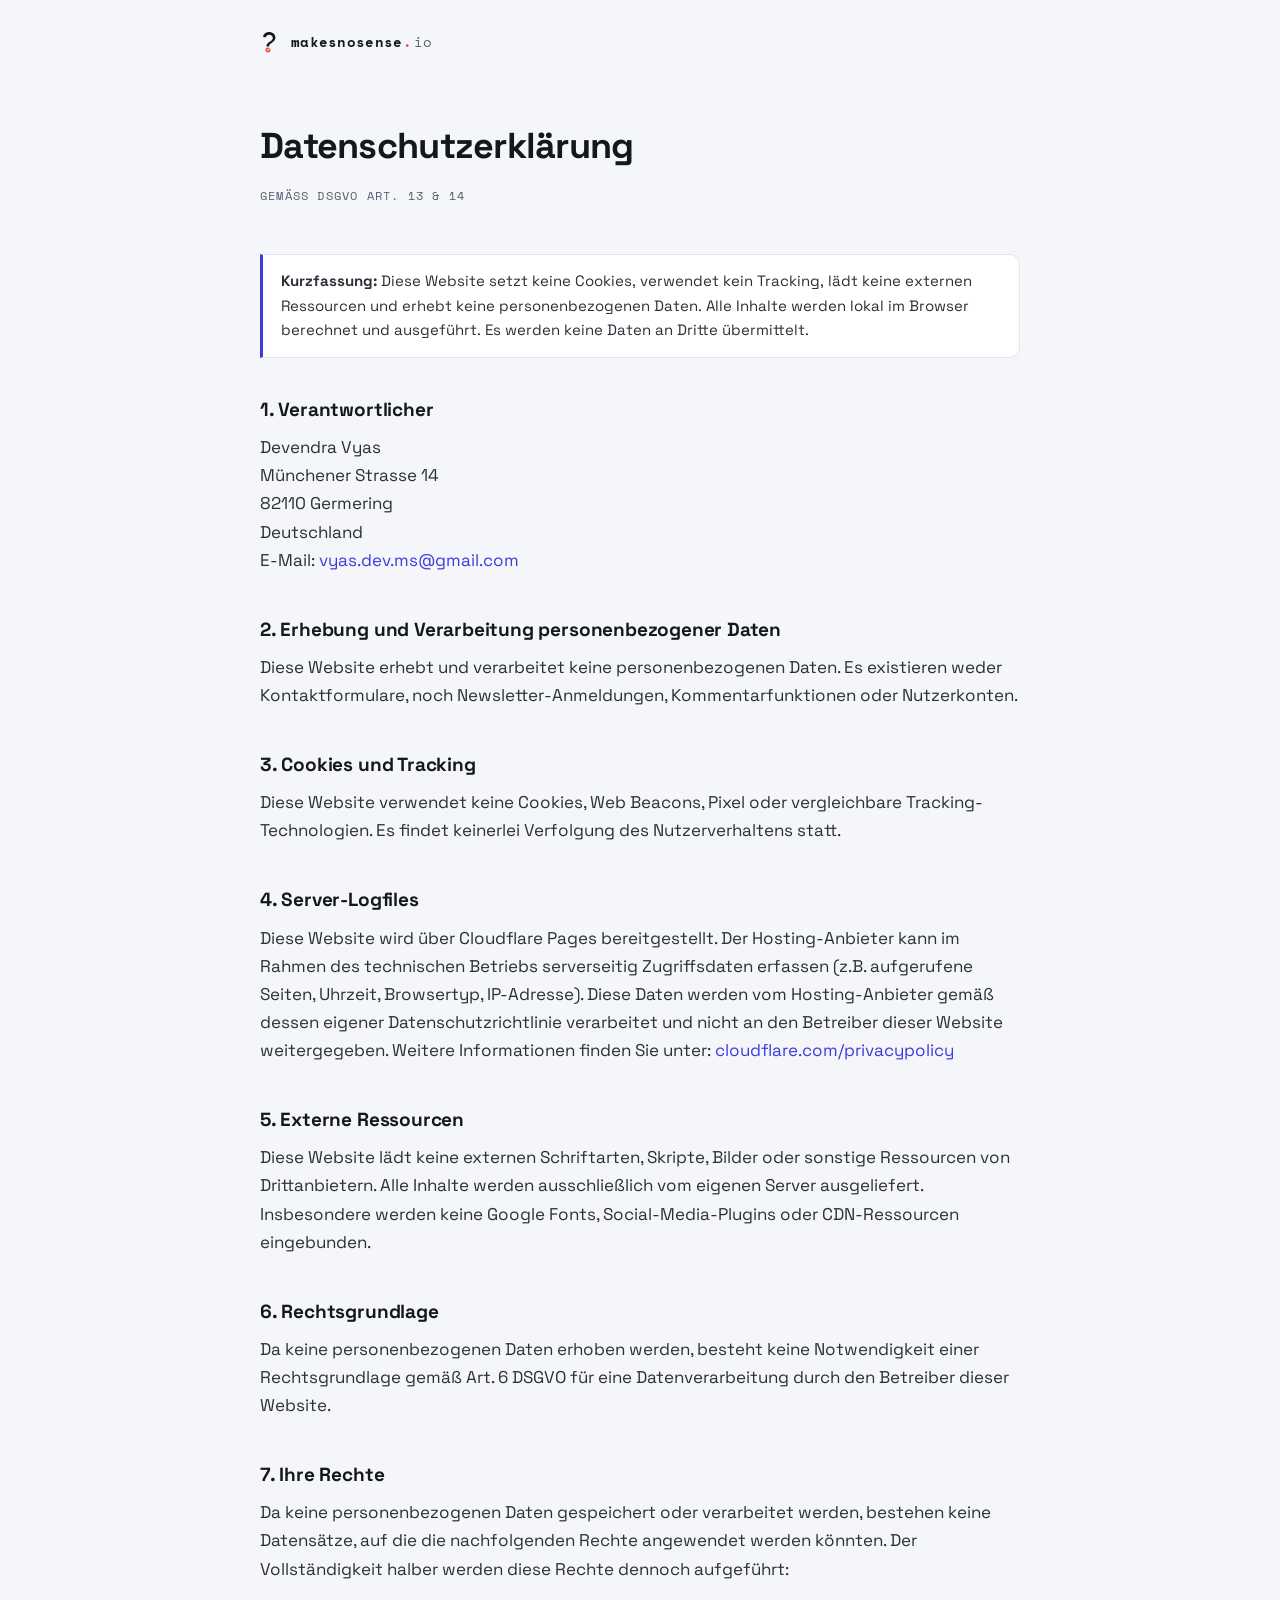
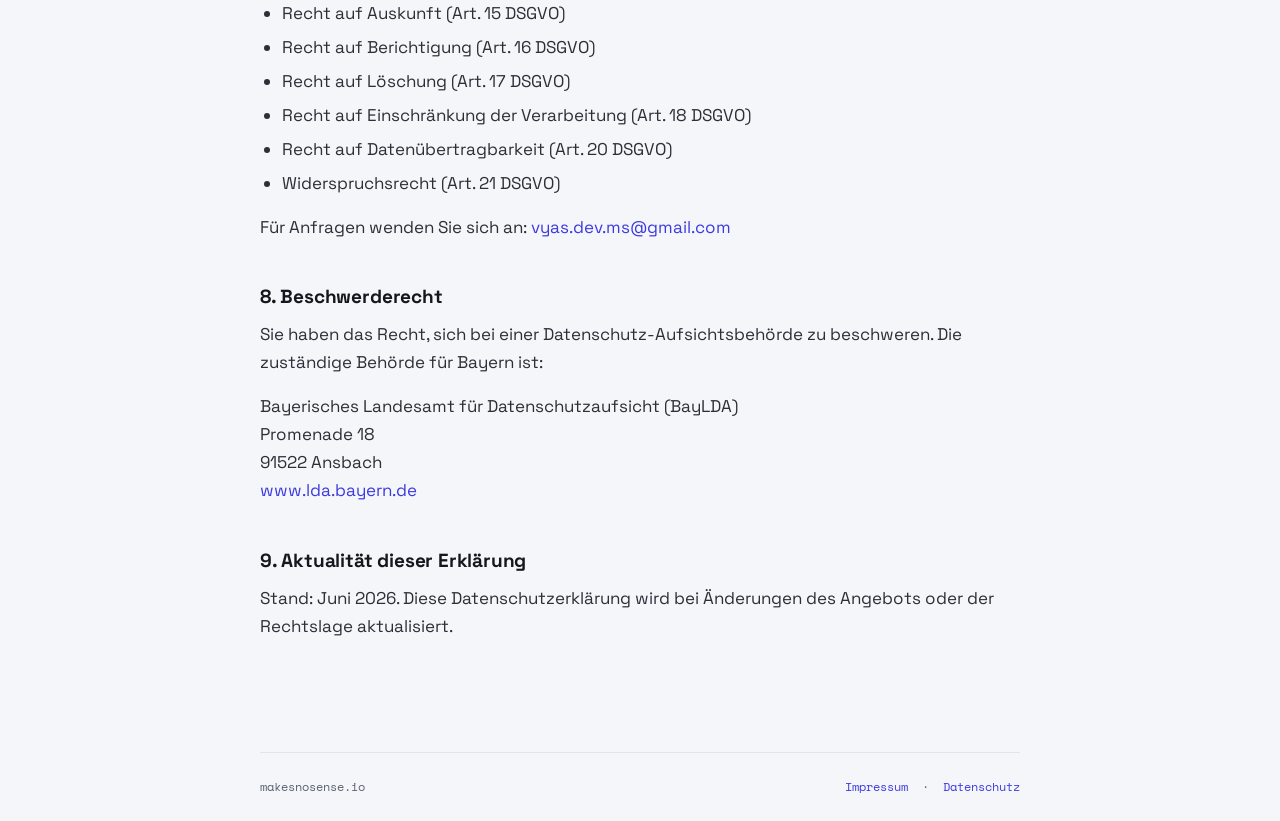
<file: datenschutz.html>
<!DOCTYPE html>
<html lang="de">
<head>
<meta charset="UTF-8" />
<meta name="viewport" content="width=device-width, initial-scale=1.0" />
<title>Datenschutzerklärung · makesnosense.io</title>
<link href="https://fonts.googleapis.com/css2?family=Space+Grotesk:wght@400;500;600;700&family=Space+Mono:wght@400;700&display=swap" rel="stylesheet" />
<style>
  :root{ --ink:#15171E; --muted:#5A6172; --line:#E2E5EC; --paper:#F5F6F9; --truth:#3D3AE0; --guess:#E2563F; --col:760px; --mono:'Space Mono',monospace; --display:'Space Grotesk',sans-serif; }
  body{ margin:0; background:var(--paper); color:var(--ink); font-family:var(--display); font-size:17px; line-height:1.65; -webkit-font-smoothing:antialiased; }
  .wrap{ max-width:var(--col); margin:0 auto; padding:0 28px; }
  a{ color:var(--truth); text-decoration:none; } a:hover{ text-decoration:underline; text-underline-offset:3px; }
  header.site{ padding:30px 0 8px; }
  .brand{ display:inline-flex; align-items:center; gap:9px; color:inherit; text-decoration:none; }
  .brand svg.logo-mark{ width:22px; height:22px; flex:0 0 auto; display:block; }
  .brand .wordmark{ font-family:var(--mono); font-size:14px; letter-spacing:.02em; color:var(--ink); display:inline-flex; align-items:baseline; gap:1px; }
  .brand .wordmark b{ font-weight:700; } .brand .wordmark .tld{ color:var(--muted); } .brand .wordmark .dot{ color:var(--guess); font-weight:700; }
  a.brand:hover, a.brand:hover *{ text-decoration:none; }
  .legal{ padding:48px 0 96px; }
  .legal h1{ font-size:36px; font-weight:700; letter-spacing:-.02em; margin:0 0 10px; }
  .legal .sub{ font-family:var(--mono); font-size:12px; letter-spacing:.1em; text-transform:uppercase; color:var(--muted); margin:0 0 48px; }
  .legal h2{ font-size:19px; font-weight:700; margin:40px 0 8px; letter-spacing:-.01em; }
  .legal h2:first-of-type{ margin-top:0; }
  .legal p{ margin:0 0 16px; color:#2c2f38; }
  .legal ul{ margin:0 0 16px; padding-left:22px; color:#2c2f38; }
  .legal ul li{ margin-bottom:6px; }
  .highlight{ background:#fff; border:1px solid var(--line); border-left:3px solid var(--truth); border-radius:0 10px 10px 0; padding:14px 18px; font-size:15px; color:#2c2f38; margin-bottom:36px; }
  footer.site{ border-top:1px solid var(--line); padding:24px 0; font-family:var(--mono); font-size:12px; color:var(--muted); display:flex; justify-content:space-between; gap:16px; flex-wrap:wrap; }
</style>
</head>
<body>
<div class="wrap">
  <header class="site">
    <a class="brand" href="./index.html" aria-label="makesnosense.io home">
      <svg class="logo-mark" viewBox="0 0 100 100" xmlns="http://www.w3.org/2000/svg" aria-hidden="true">
        <path d="M 41 5 C 28 5, 17 13, 13 25 L 25 30 C 28 22, 34 17, 42 17 C 51 17, 58 23, 58 31 C 58 39, 53 44, 44 49 C 34 55, 29 62, 29 71 L 41 71 C 41 63, 45 58, 53 54 C 64 48, 70 41, 70 30 C 70 16, 58 5, 41 5 Z" fill="#15171E"/>
        <circle cx="36" cy="86" r="11.5" fill="#E2563F"/>
        <path d="M 31 86 L 35 90 L 42 81" stroke="#FFFFFF" stroke-width="4" fill="none" stroke-linecap="round" stroke-linejoin="round"/>
      </svg>
      <span class="wordmark"><b>makesnosense</b><span class="dot">.</span><span class="tld">io</span></span>
    </a>
  </header>
</div>

<div class="wrap">
  <section class="legal">
    <h1>Datenschutzerklärung</h1>
    <p class="sub">Gemäß DSGVO Art. 13 &amp; 14</p>

    <div class="highlight">
      <strong>Kurzfassung:</strong> Diese Website setzt keine Cookies, verwendet kein Tracking, lädt keine externen Ressourcen und erhebt keine personenbezogenen Daten. Alle Inhalte werden lokal im Browser berechnet und ausgeführt. Es werden keine Daten an Dritte übermittelt.
    </div>

    <h2>1. Verantwortlicher</h2>
    <p>
      Devendra Vyas<br />
      Münchener Strasse 14<br />
      82110 Germering<br />
      Deutschland<br />
      E-Mail: <a href="mailto:vyas.dev.ms@gmail.com">vyas.dev.ms@gmail.com</a>
    </p>

    <h2>2. Erhebung und Verarbeitung personenbezogener Daten</h2>
    <p>Diese Website erhebt und verarbeitet keine personenbezogenen Daten. Es existieren weder Kontaktformulare, noch Newsletter-Anmeldungen, Kommentarfunktionen oder Nutzerkonten.</p>

    <h2>3. Cookies und Tracking</h2>
    <p>Diese Website verwendet keine Cookies, Web Beacons, Pixel oder vergleichbare Tracking-Technologien. Es findet keinerlei Verfolgung des Nutzerverhaltens statt.</p>

    <h2>4. Server-Logfiles</h2>
    <p>Diese Website wird über Cloudflare Pages bereitgestellt. Der Hosting-Anbieter kann im Rahmen des technischen Betriebs serverseitig Zugriffsdaten erfassen (z.B. aufgerufene Seiten, Uhrzeit, Browsertyp, IP-Adresse). Diese Daten werden vom Hosting-Anbieter gemäß dessen eigener Datenschutzrichtlinie verarbeitet und nicht an den Betreiber dieser Website weitergegeben. Weitere Informationen finden Sie unter: <a href="https://www.cloudflare.com/privacypolicy/" target="_blank" rel="noopener">cloudflare.com/privacypolicy</a></p>

    <h2>5. Externe Ressourcen</h2>
    <p>Diese Website lädt keine externen Schriftarten, Skripte, Bilder oder sonstige Ressourcen von Drittanbietern. Alle Inhalte werden ausschließlich vom eigenen Server ausgeliefert. Insbesondere werden keine Google Fonts, Social-Media-Plugins oder CDN-Ressourcen eingebunden.</p>

    <h2>6. Rechtsgrundlage</h2>
    <p>Da keine personenbezogenen Daten erhoben werden, besteht keine Notwendigkeit einer Rechtsgrundlage gemäß Art. 6 DSGVO für eine Datenverarbeitung durch den Betreiber dieser Website.</p>

    <h2>7. Ihre Rechte</h2>
    <p>Da keine personenbezogenen Daten gespeichert oder verarbeitet werden, bestehen keine Datensätze, auf die die nachfolgenden Rechte angewendet werden könnten. Der Vollständigkeit halber werden diese Rechte dennoch aufgeführt:</p>
    <ul>
      <li>Recht auf Auskunft (Art. 15 DSGVO)</li>
      <li>Recht auf Berichtigung (Art. 16 DSGVO)</li>
      <li>Recht auf Löschung (Art. 17 DSGVO)</li>
      <li>Recht auf Einschränkung der Verarbeitung (Art. 18 DSGVO)</li>
      <li>Recht auf Datenübertragbarkeit (Art. 20 DSGVO)</li>
      <li>Widerspruchsrecht (Art. 21 DSGVO)</li>
    </ul>
    <p>Für Anfragen wenden Sie sich an: <a href="mailto:vyas.dev.ms@gmail.com">vyas.dev.ms@gmail.com</a></p>

    <h2>8. Beschwerderecht</h2>
    <p>Sie haben das Recht, sich bei einer Datenschutz-Aufsichtsbehörde zu beschweren. Die zuständige Behörde für Bayern ist:</p>
    <p>
      Bayerisches Landesamt für Datenschutzaufsicht (BayLDA)<br />
      Promenade 18<br />
      91522 Ansbach<br />
      <a href="https://www.lda.bayern.de" target="_blank" rel="noopener">www.lda.bayern.de</a>
    </p>

    <h2>9. Aktualität dieser Erklärung</h2>
    <p>Stand: Juni 2026. Diese Datenschutzerklärung wird bei Änderungen des Angebots oder der Rechtslage aktualisiert.</p>
  </section>
</div>

<div class="wrap">
  <footer class="site">
    <span>makesnosense.io</span>
    <span><a href="./impressum.html">Impressum</a> &nbsp;·&nbsp; <a href="./datenschutz.html">Datenschutz</a></span>
  </footer>
</div>
</body>
</html>
</file>
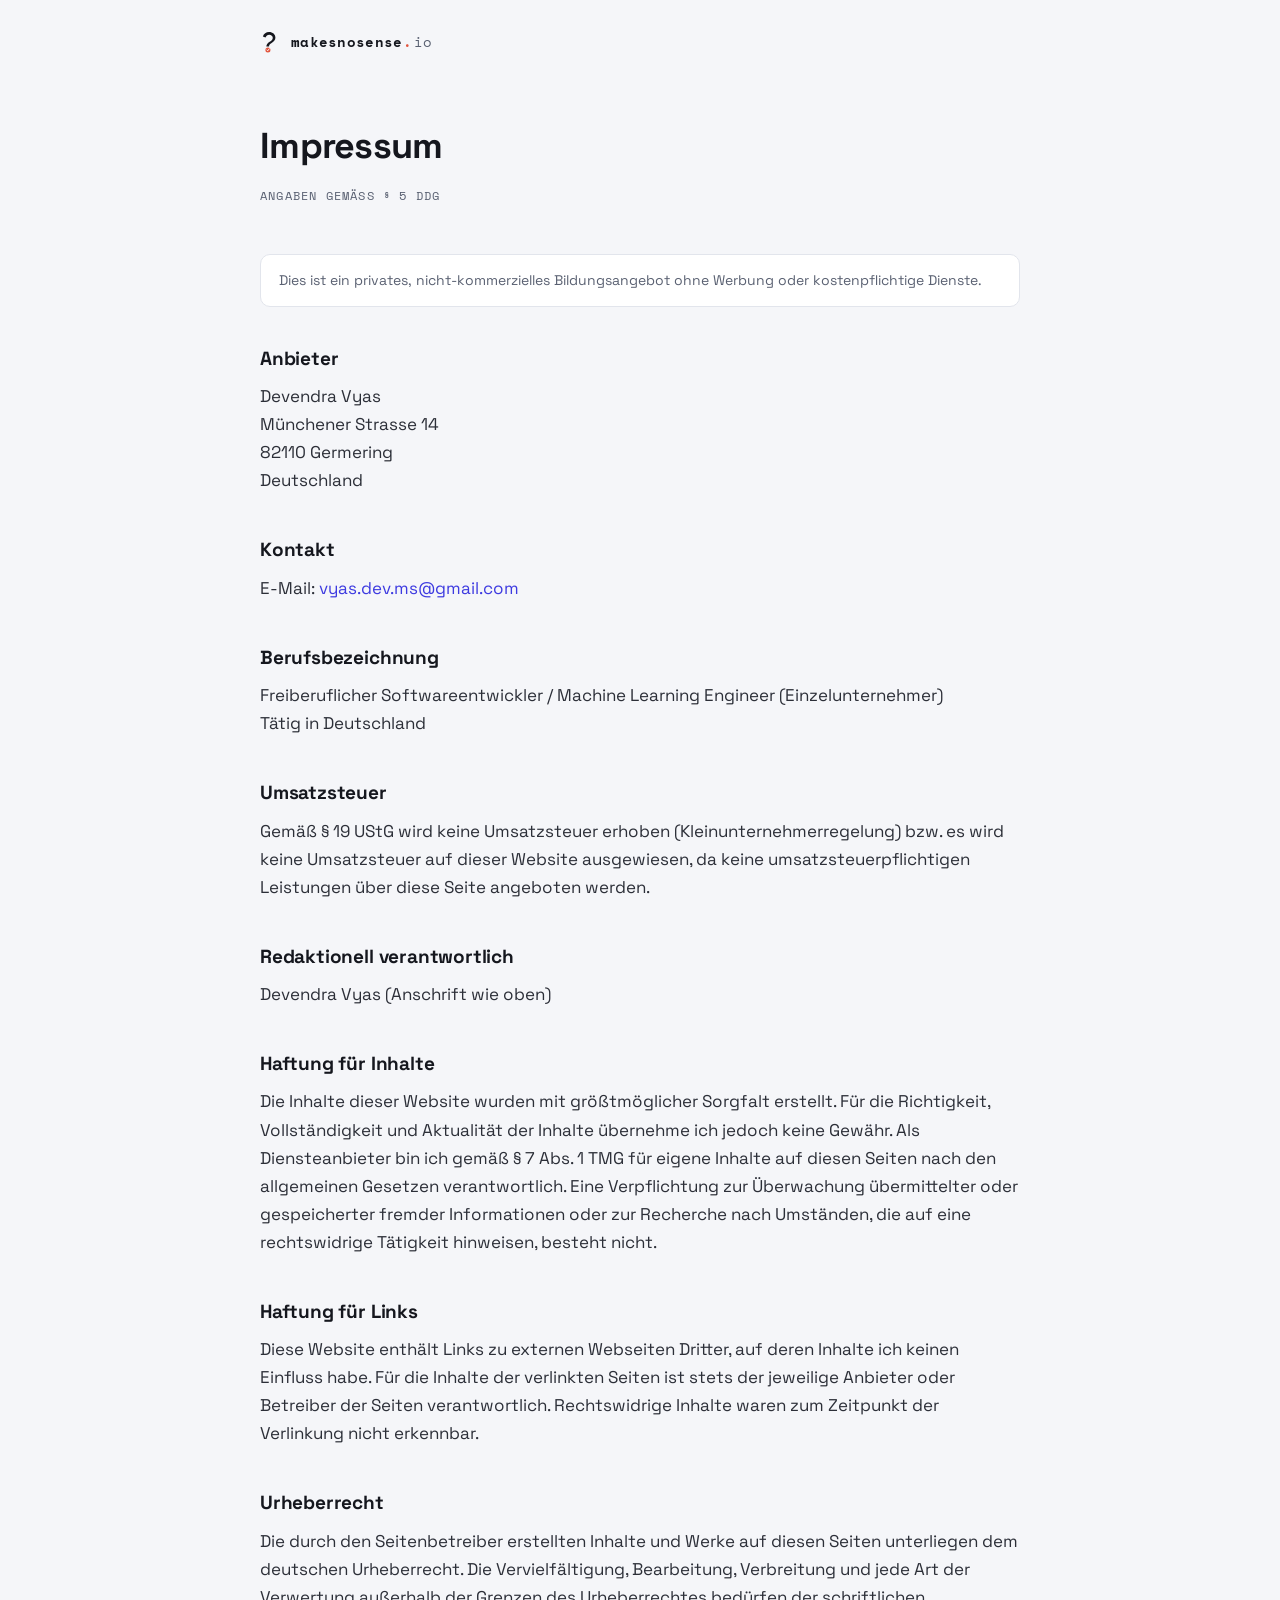
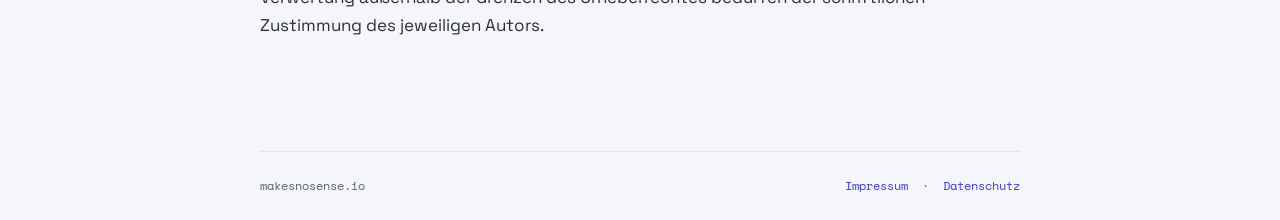
<file: impressum.html>
<!DOCTYPE html>
<html lang="de">
<head>
<meta charset="UTF-8" />
<meta name="viewport" content="width=device-width, initial-scale=1.0" />
<title>Impressum · makesnosense.io</title>
<link href="https://fonts.googleapis.com/css2?family=Space+Grotesk:wght@400;500;600;700&family=Space+Mono:wght@400;700&display=swap" rel="stylesheet" />
<style>
  :root{ --ink:#15171E; --muted:#5A6172; --line:#E2E5EC; --paper:#F5F6F9; --truth:#3D3AE0; --guess:#E2563F; --col:760px; --mono:'Space Mono',monospace; --display:'Space Grotesk',sans-serif; }
  body{ margin:0; background:var(--paper); color:var(--ink); font-family:var(--display); font-size:17px; line-height:1.65; -webkit-font-smoothing:antialiased; }
  .wrap{ max-width:var(--col); margin:0 auto; padding:0 28px; }
  a{ color:var(--truth); text-decoration:none; } a:hover{ text-decoration:underline; text-underline-offset:3px; }
  header.site{ padding:30px 0 8px; }
  .brand{ display:inline-flex; align-items:center; gap:9px; color:inherit; text-decoration:none; }
  .brand svg.logo-mark{ width:22px; height:22px; flex:0 0 auto; display:block; }
  .brand .wordmark{ font-family:var(--mono); font-size:14px; letter-spacing:.02em; color:var(--ink); display:inline-flex; align-items:baseline; gap:1px; }
  .brand .wordmark b{ font-weight:700; } .brand .wordmark .tld{ color:var(--muted); } .brand .wordmark .dot{ color:var(--guess); font-weight:700; }
  a.brand:hover, a.brand:hover *{ text-decoration:none; }
  .legal{ padding:48px 0 96px; }
  .legal h1{ font-size:36px; font-weight:700; letter-spacing:-.02em; margin:0 0 10px; }
  .legal .sub{ font-family:var(--mono); font-size:12px; letter-spacing:.1em; text-transform:uppercase; color:var(--muted); margin:0 0 48px; }
  .legal h2{ font-size:19px; font-weight:700; margin:40px 0 8px; letter-spacing:-.01em; }
  .legal h2:first-of-type{ margin-top:0; }
  .legal p{ margin:0 0 16px; color:#2c2f38; }
  .legal ul{ margin:0 0 16px; padding-left:22px; color:#2c2f38; }
  .legal ul li{ margin-bottom:6px; }
  .notice{ background:#fff; border:1px solid var(--line); border-radius:10px; padding:14px 18px; font-size:14px; color:var(--muted); margin-bottom:36px; }
  footer.site{ border-top:1px solid var(--line); padding:24px 0; font-family:var(--mono); font-size:12px; color:var(--muted); display:flex; justify-content:space-between; gap:16px; flex-wrap:wrap; }
</style>
</head>
<body>
<div class="wrap">
  <header class="site">
    <a class="brand" href="./index.html" aria-label="makesnosense.io home">
      <svg class="logo-mark" viewBox="0 0 100 100" xmlns="http://www.w3.org/2000/svg" aria-hidden="true">
        <path d="M 41 5 C 28 5, 17 13, 13 25 L 25 30 C 28 22, 34 17, 42 17 C 51 17, 58 23, 58 31 C 58 39, 53 44, 44 49 C 34 55, 29 62, 29 71 L 41 71 C 41 63, 45 58, 53 54 C 64 48, 70 41, 70 30 C 70 16, 58 5, 41 5 Z" fill="#15171E"/>
        <circle cx="36" cy="86" r="11.5" fill="#E2563F"/>
        <path d="M 31 86 L 35 90 L 42 81" stroke="#FFFFFF" stroke-width="4" fill="none" stroke-linecap="round" stroke-linejoin="round"/>
      </svg>
      <span class="wordmark"><b>makesnosense</b><span class="dot">.</span><span class="tld">io</span></span>
    </a>
  </header>
</div>

<div class="wrap">
  <section class="legal">
    <h1>Impressum</h1>
    <p class="sub">Angaben gemäß § 5 DDG</p>

    <div class="notice">Dies ist ein privates, nicht-kommerzielles Bildungsangebot ohne Werbung oder kostenpflichtige Dienste.</div>

    <h2>Anbieter</h2>
    <p>
      Devendra Vyas<br />
      Münchener Strasse 14<br />
      82110 Germering<br />
      Deutschland
    </p>

    <h2>Kontakt</h2>
    <p>
      E-Mail: <a href="mailto:vyas.dev.ms@gmail.com">vyas.dev.ms@gmail.com</a>
    </p>

    <h2>Berufsbezeichnung</h2>
    <p>Freiberuflicher Softwareentwickler / Machine Learning Engineer (Einzelunternehmer)<br />
    Tätig in Deutschland</p>

    <h2>Umsatzsteuer</h2>
    <p>Gemäß § 19 UStG wird keine Umsatzsteuer erhoben (Kleinunternehmerregelung) bzw. es wird keine Umsatzsteuer auf dieser Website ausgewiesen, da keine umsatzsteuerpflichtigen Leistungen über diese Seite angeboten werden.</p>

    <h2>Redaktionell verantwortlich</h2>
    <p>Devendra Vyas (Anschrift wie oben)</p>

    <h2>Haftung für Inhalte</h2>
    <p>Die Inhalte dieser Website wurden mit größtmöglicher Sorgfalt erstellt. Für die Richtigkeit, Vollständigkeit und Aktualität der Inhalte übernehme ich jedoch keine Gewähr. Als Diensteanbieter bin ich gemäß § 7 Abs. 1 TMG für eigene Inhalte auf diesen Seiten nach den allgemeinen Gesetzen verantwortlich. Eine Verpflichtung zur Überwachung übermittelter oder gespeicherter fremder Informationen oder zur Recherche nach Umständen, die auf eine rechtswidrige Tätigkeit hinweisen, besteht nicht.</p>

    <h2>Haftung für Links</h2>
    <p>Diese Website enthält Links zu externen Webseiten Dritter, auf deren Inhalte ich keinen Einfluss habe. Für die Inhalte der verlinkten Seiten ist stets der jeweilige Anbieter oder Betreiber der Seiten verantwortlich. Rechtswidrige Inhalte waren zum Zeitpunkt der Verlinkung nicht erkennbar.</p>

    <h2>Urheberrecht</h2>
    <p>Die durch den Seitenbetreiber erstellten Inhalte und Werke auf diesen Seiten unterliegen dem deutschen Urheberrecht. Die Vervielfältigung, Bearbeitung, Verbreitung und jede Art der Verwertung außerhalb der Grenzen des Urheberrechtes bedürfen der schriftlichen Zustimmung des jeweiligen Autors.</p>
  </section>
</div>

<div class="wrap">
  <footer class="site">
    <span>makesnosense.io</span>
    <span><a href="./impressum.html">Impressum</a> &nbsp;·&nbsp; <a href="./datenschutz.html">Datenschutz</a></span>
  </footer>
</div>
</body>
</html>
</file>
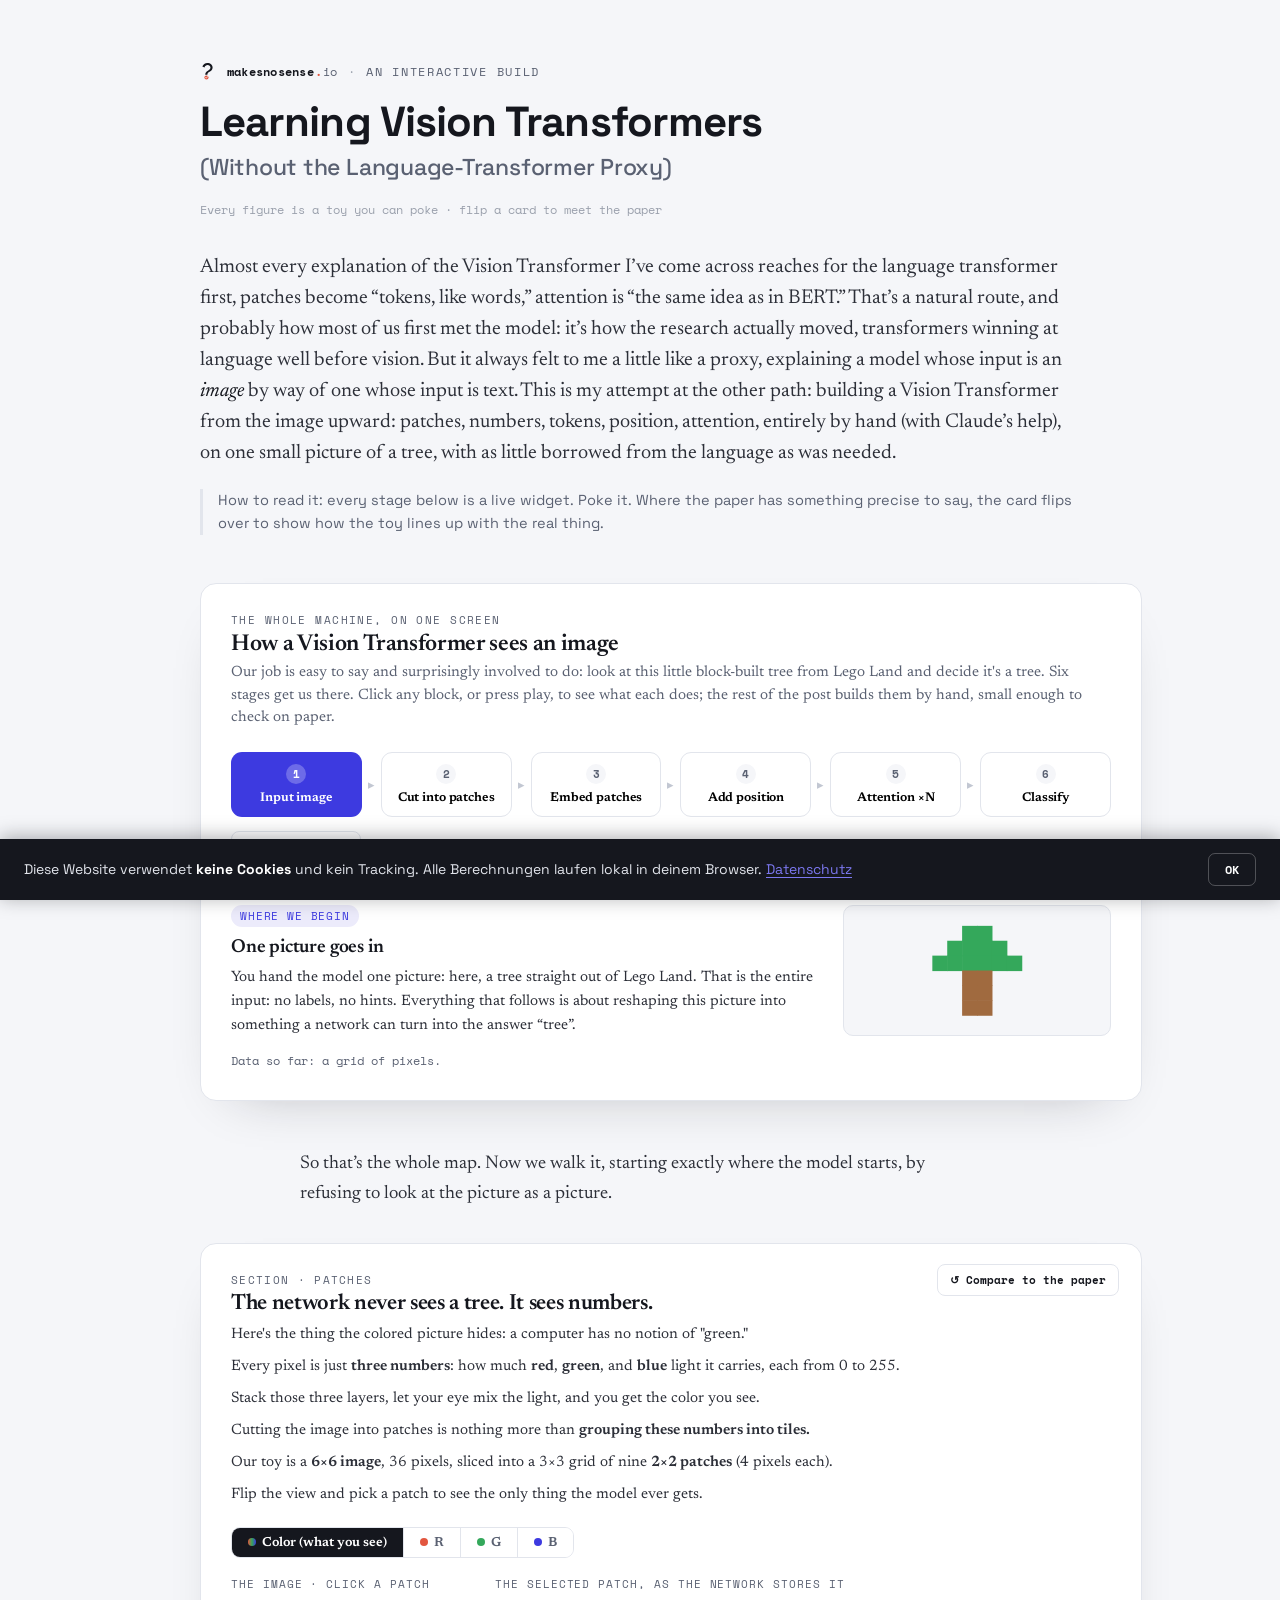
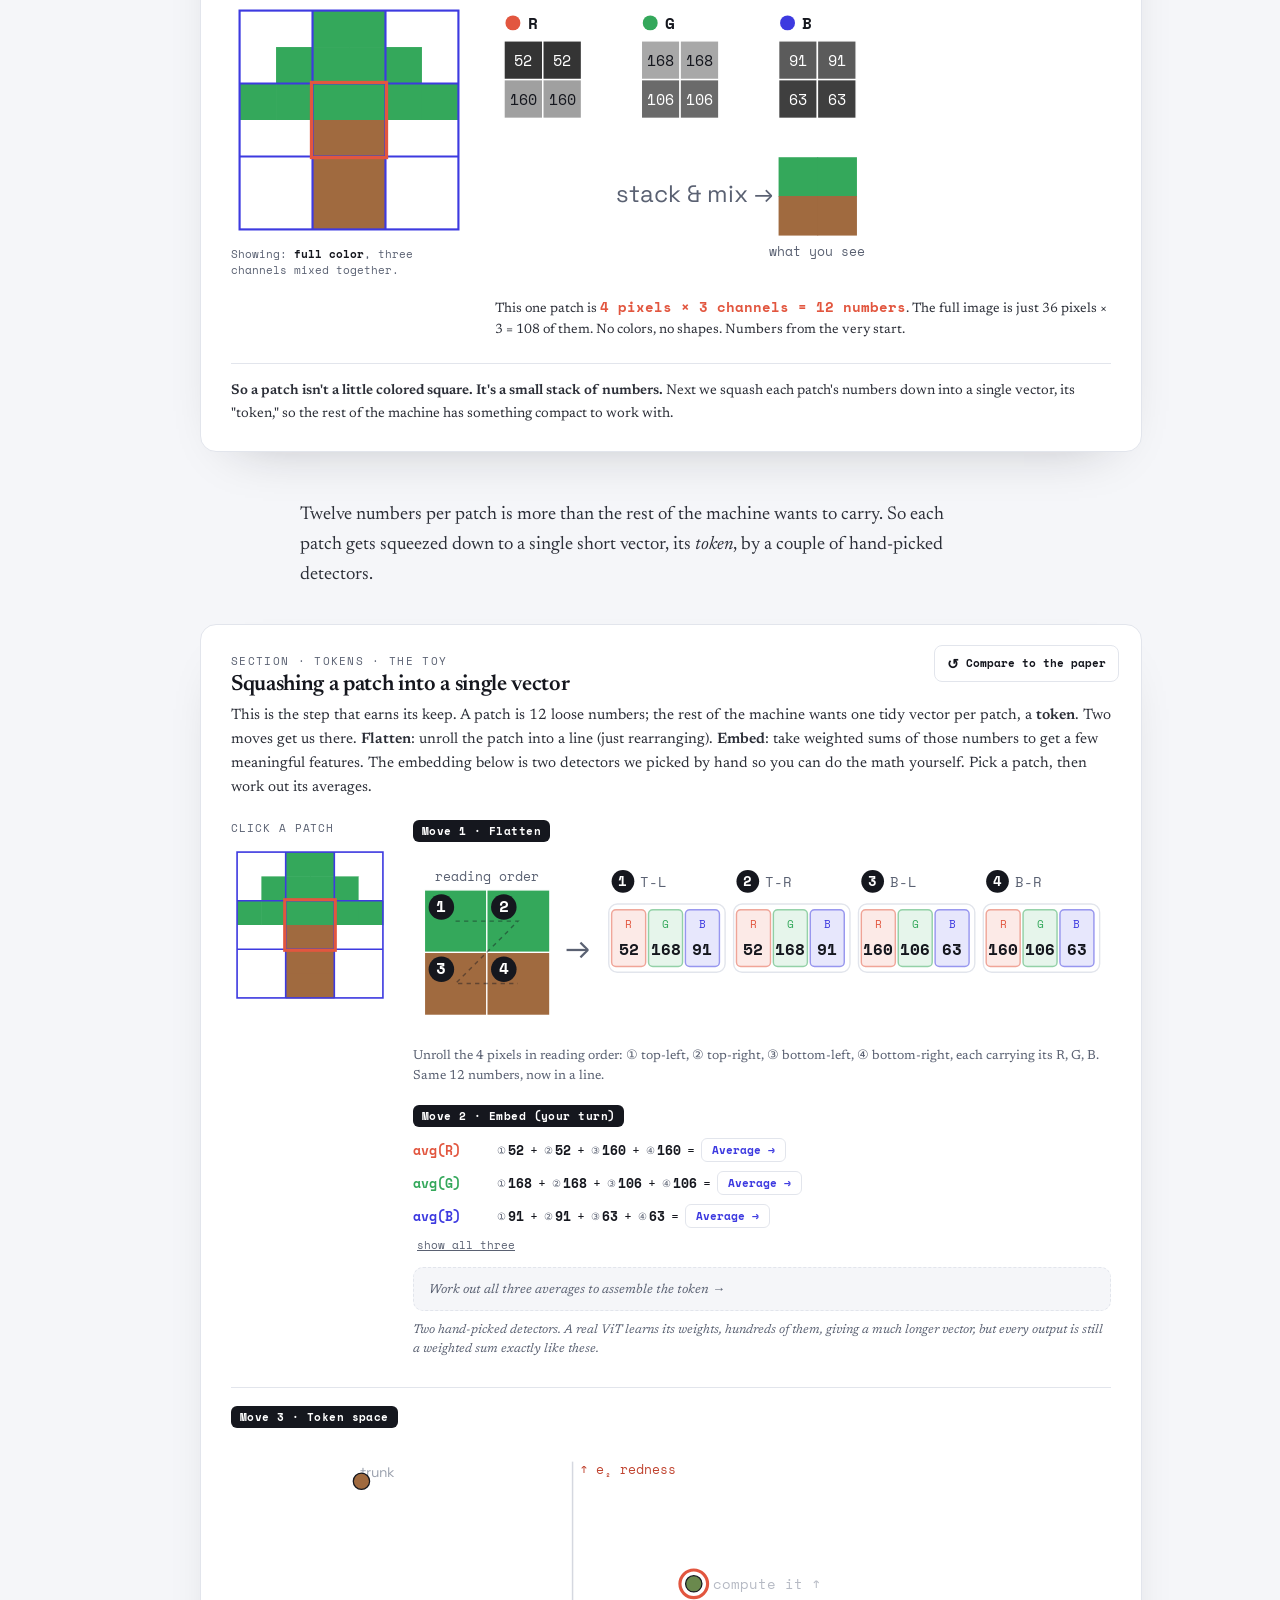
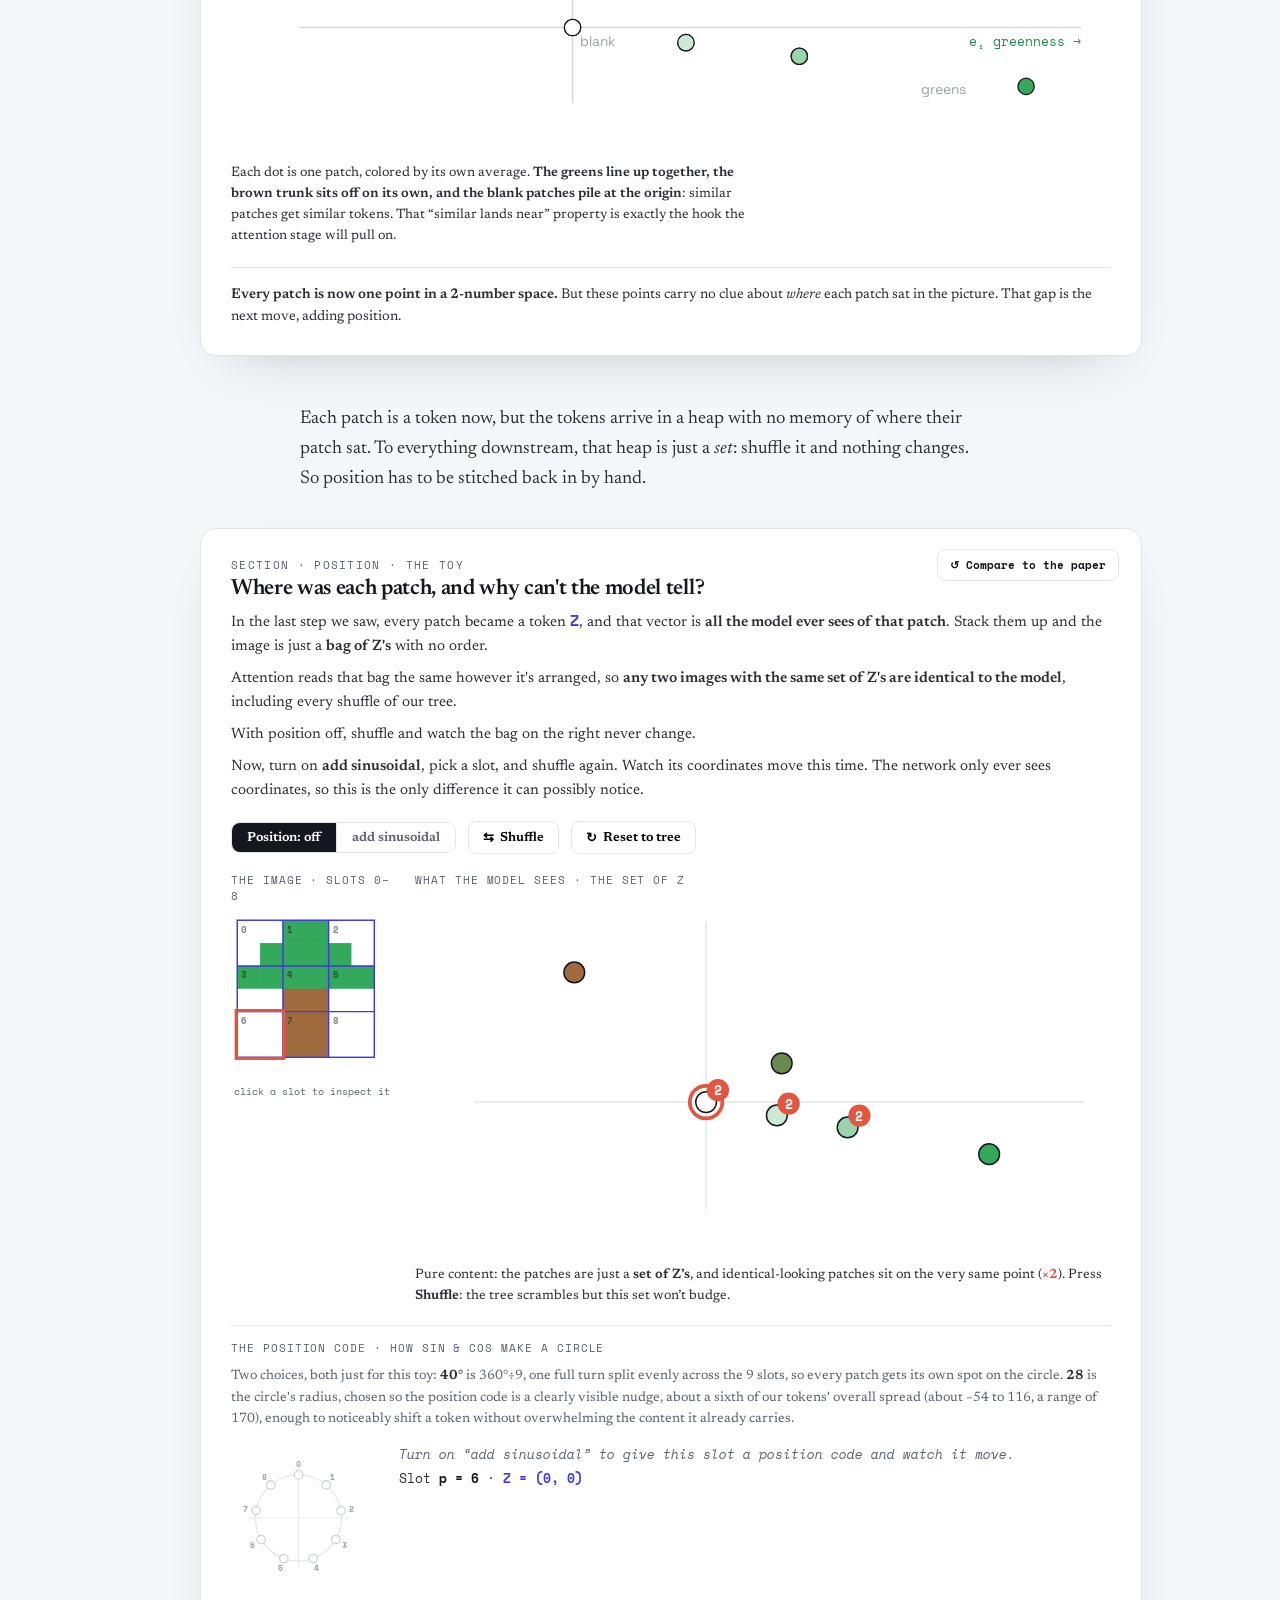
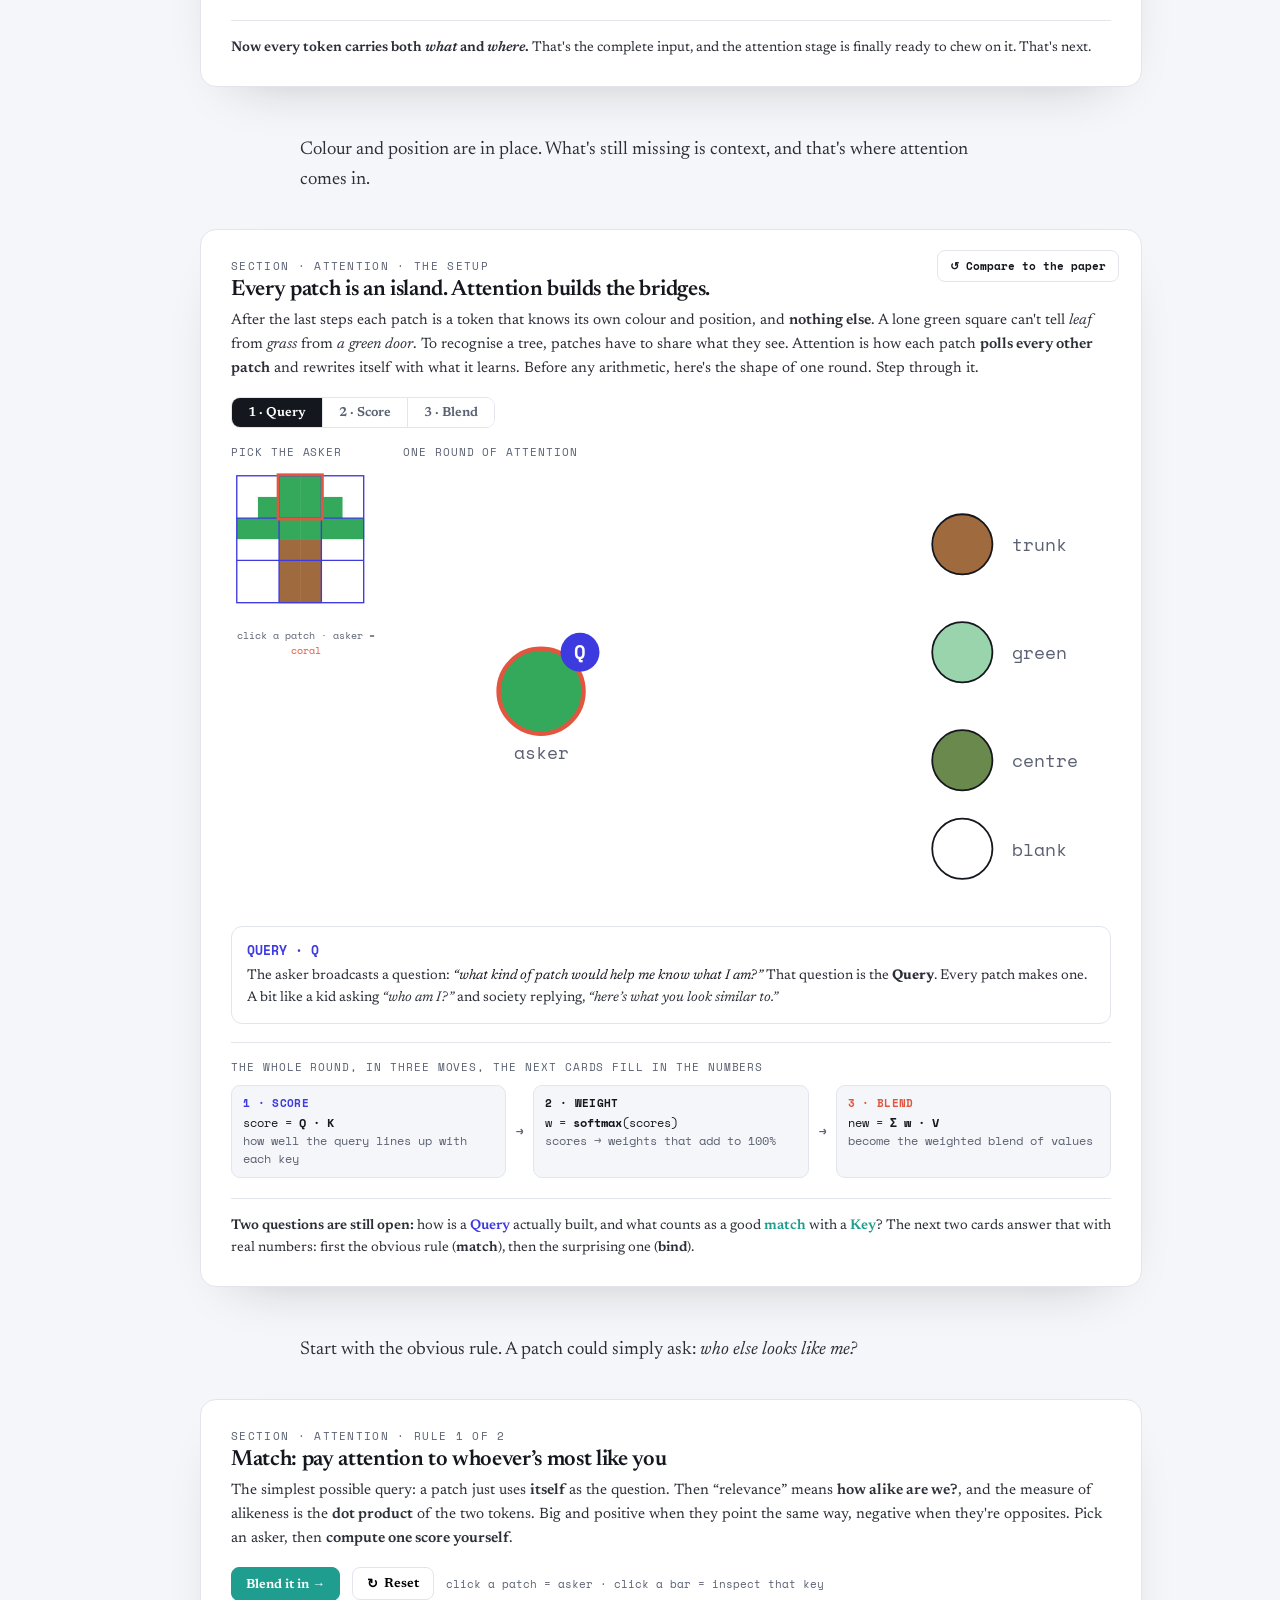
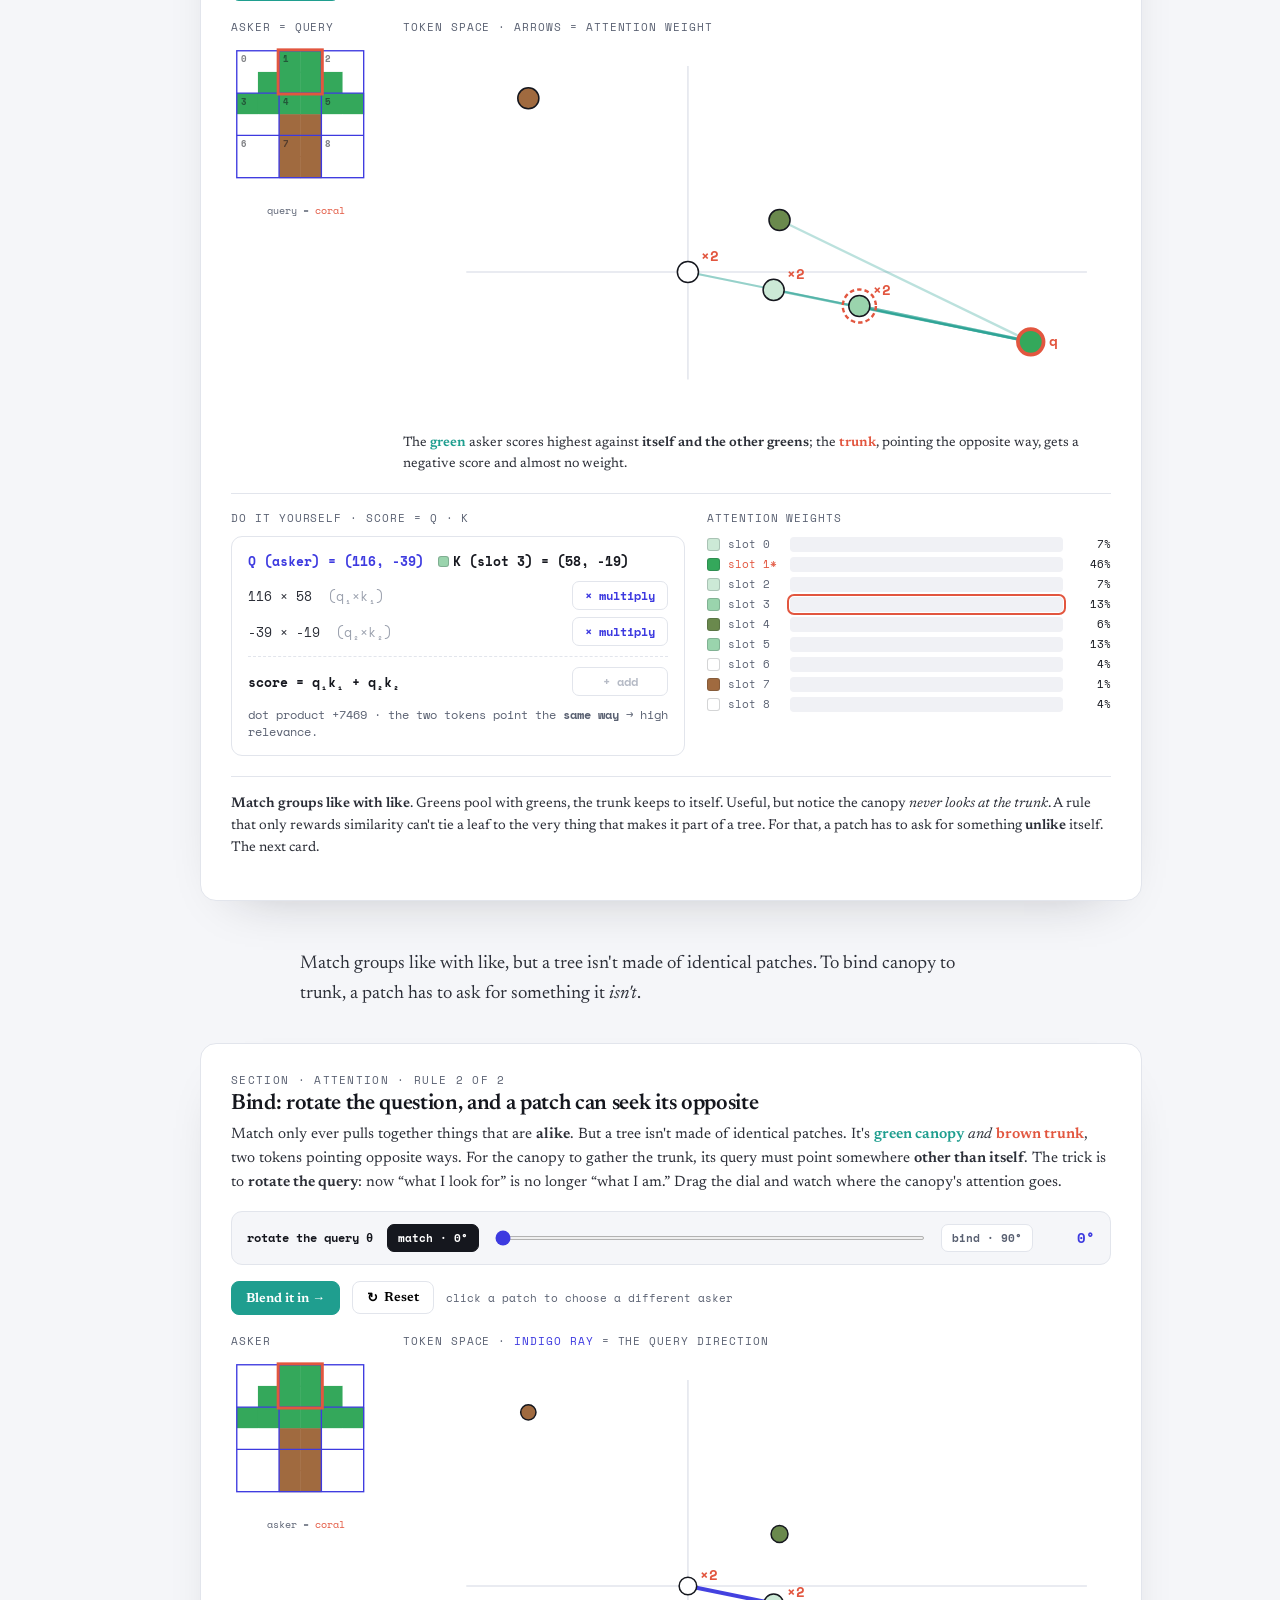
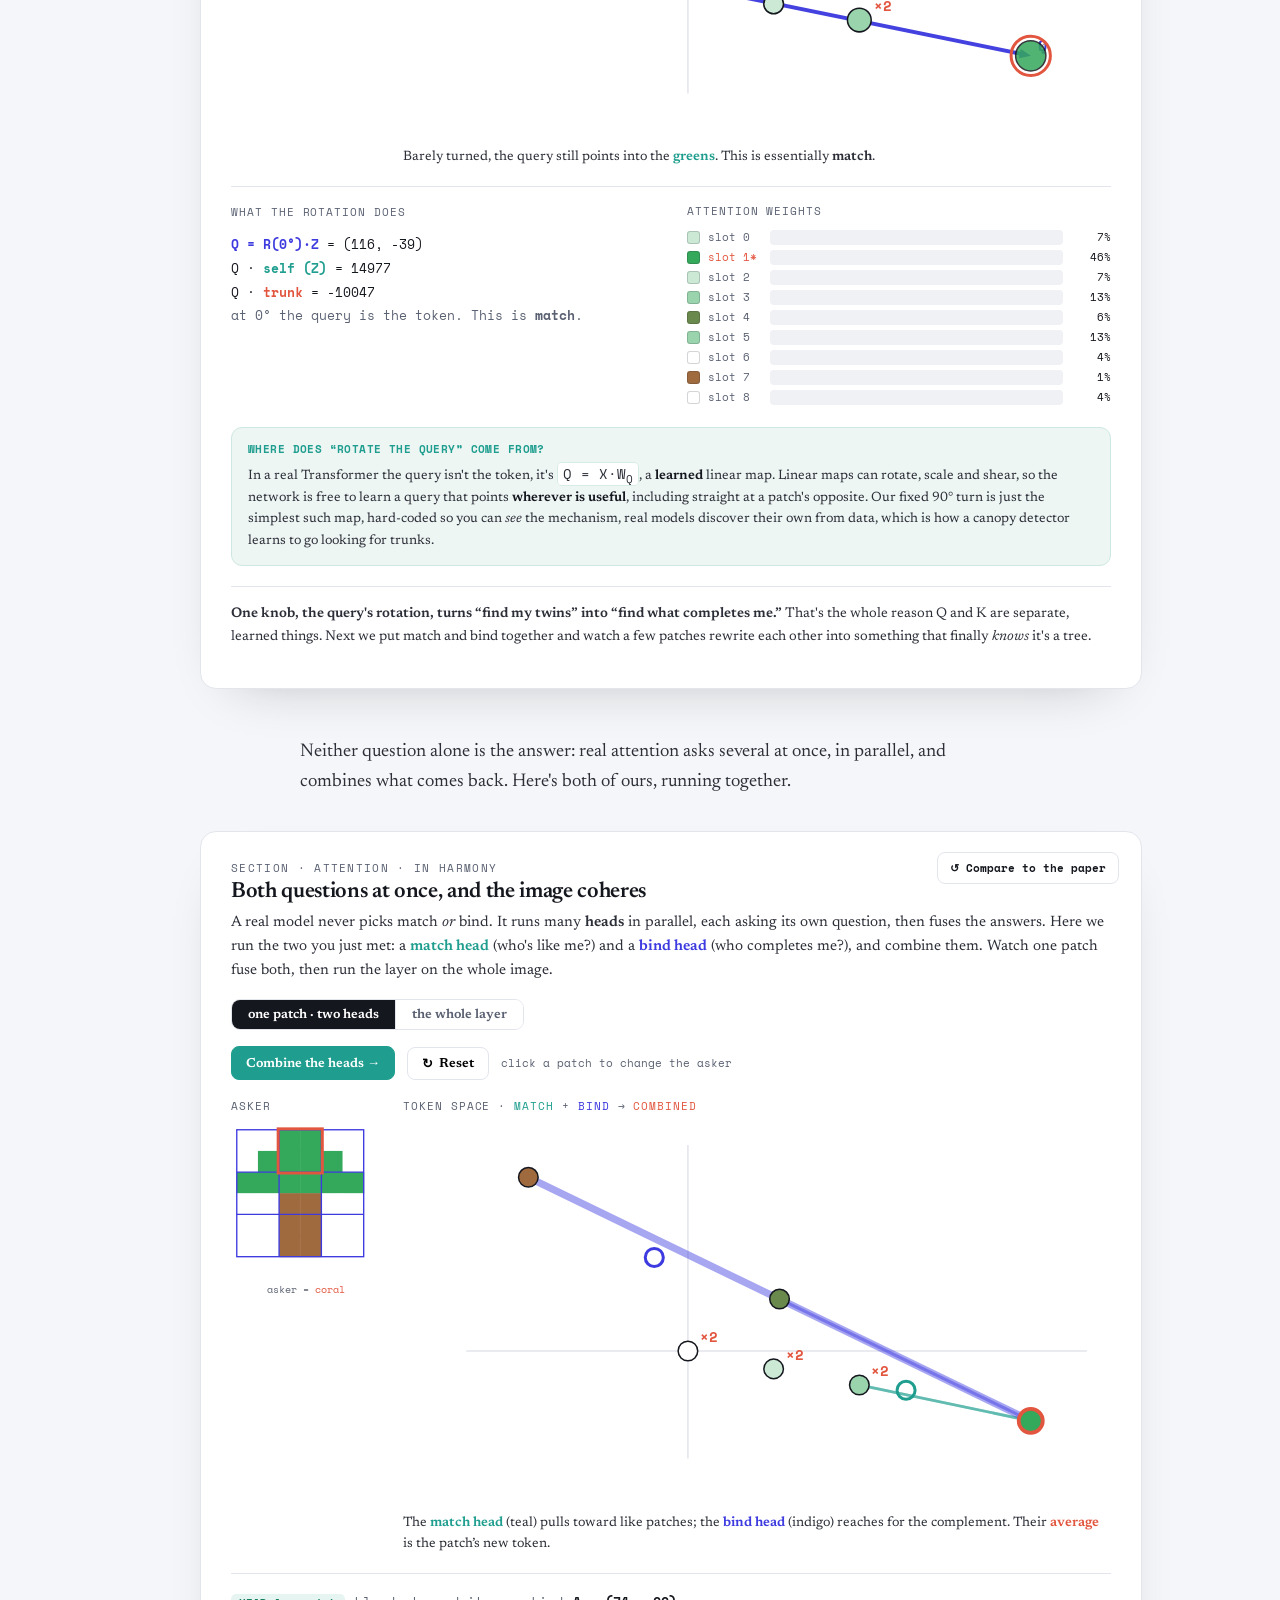
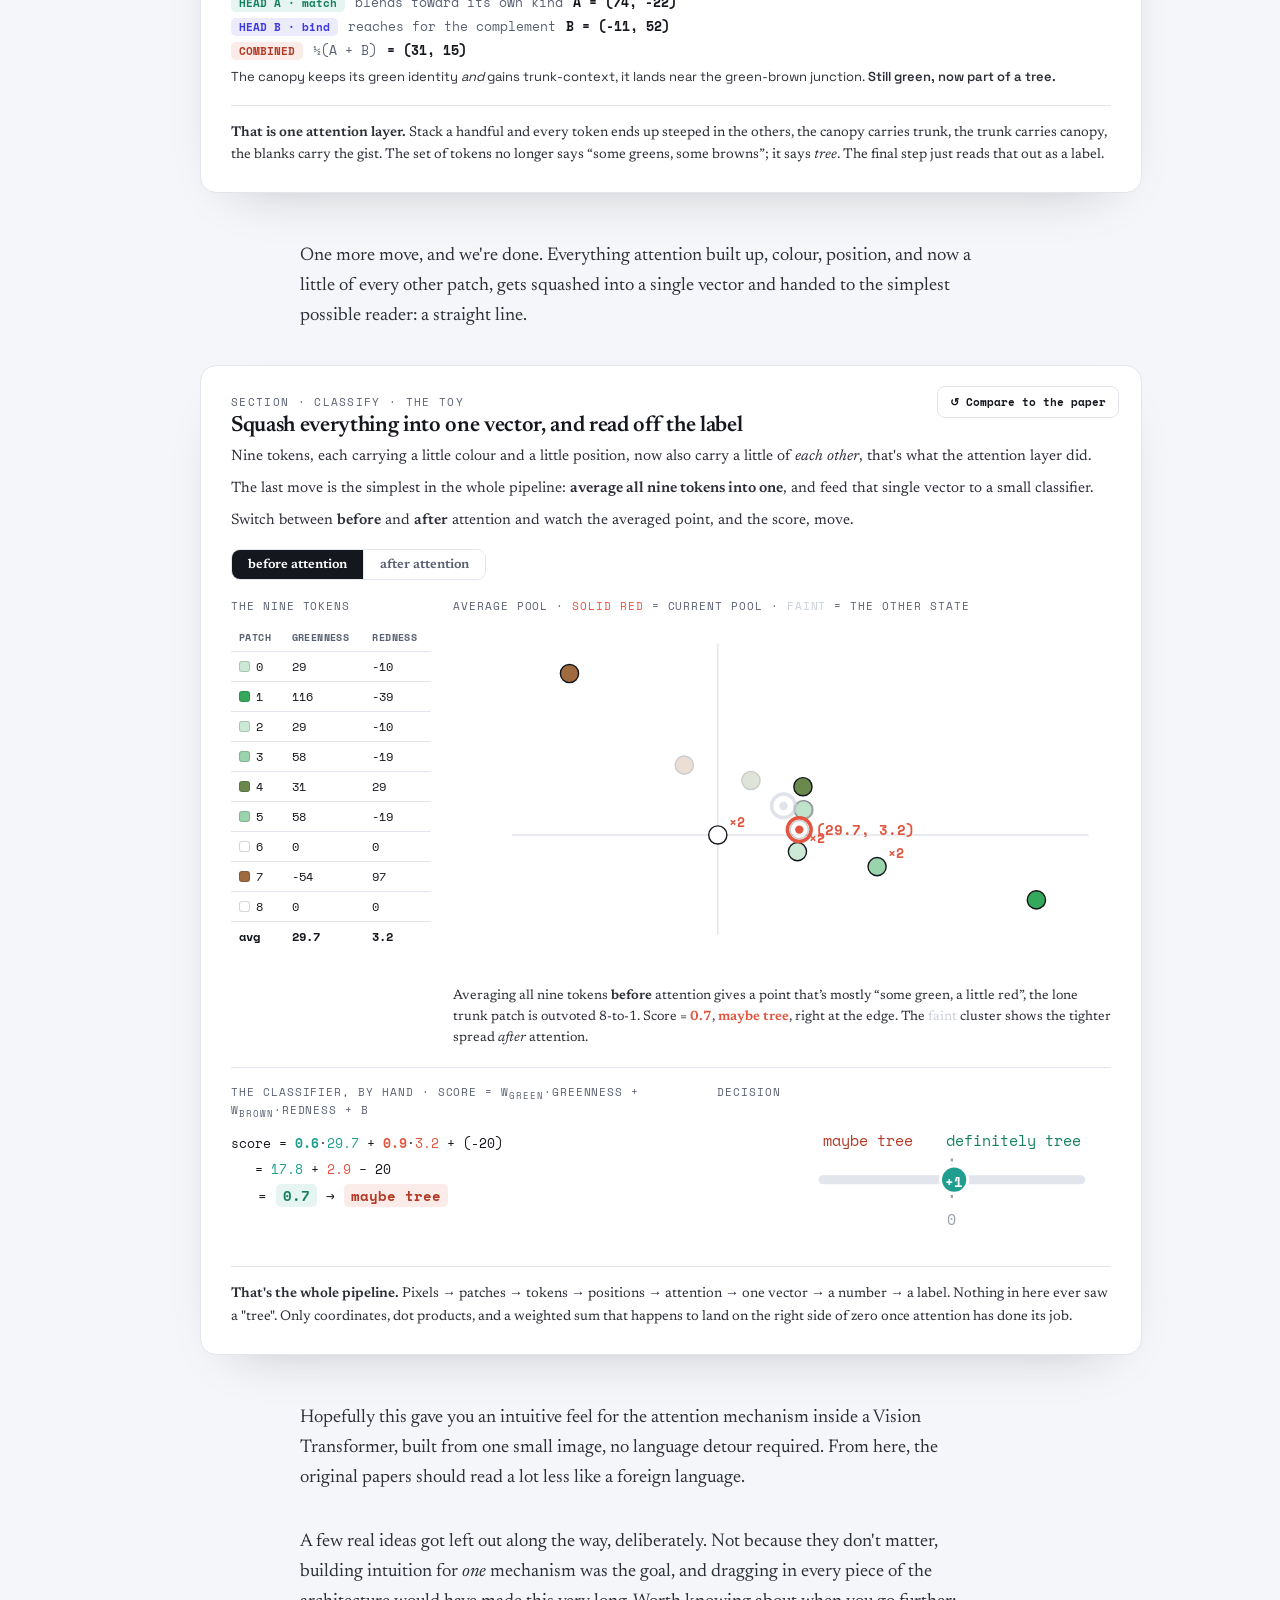
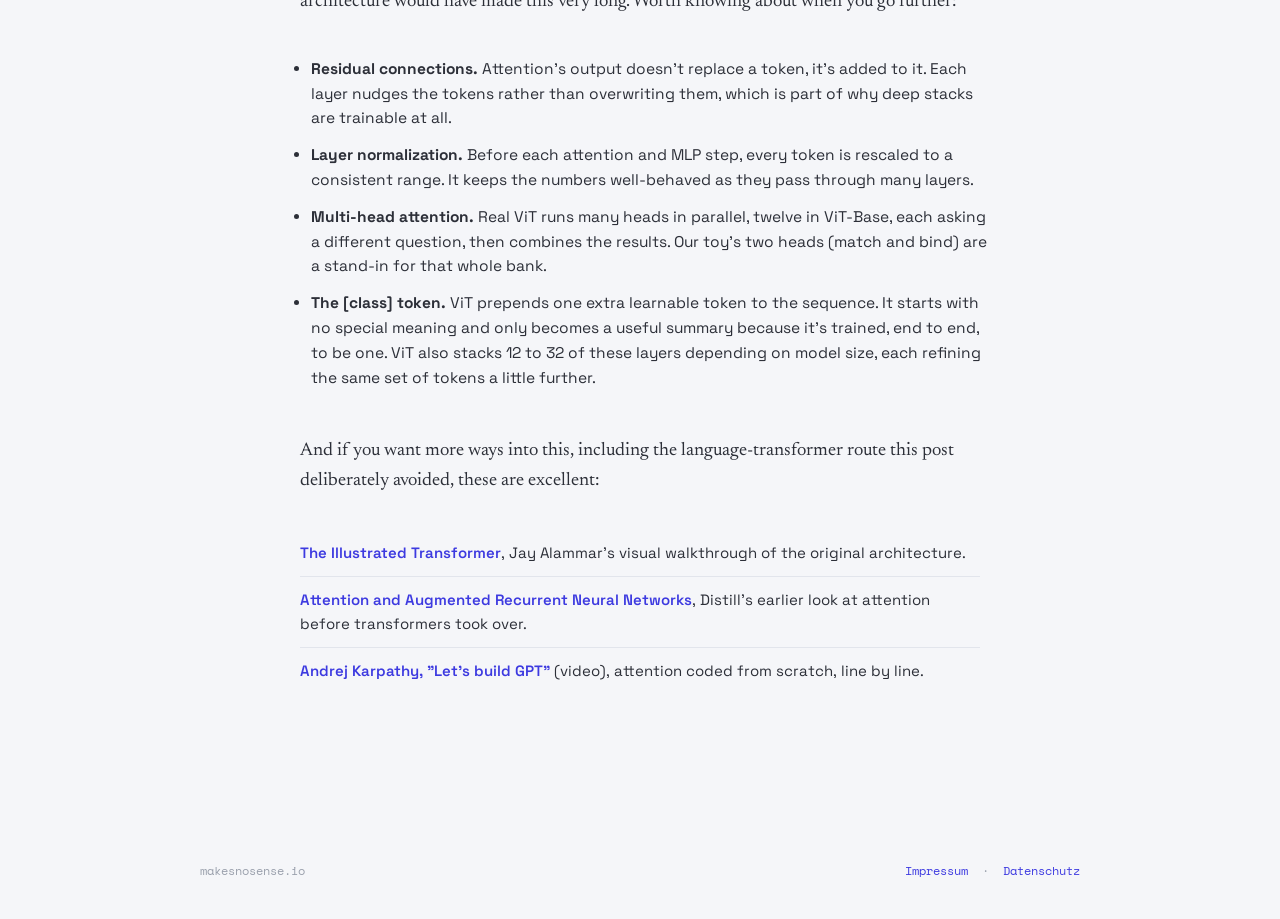
<file: vit.html>
<!DOCTYPE html>
<html lang="en">
<head>
<meta charset="UTF-8" />
<meta name="viewport" content="width=device-width, initial-scale=1.0" />
<title>Learning Vision Transformers (Without the Language-Transformer Proxy)</title>
<link href="https://fonts.googleapis.com/css2?family=Space+Grotesk:wght@400;500;600;700&family=Newsreader:ital,opsz,wght@0,6..72,400;0,6..72,500;1,6..72,400&family=Space+Mono:wght@400;700&display=swap" rel="stylesheet" />
<style>
  body{ margin:0; background:#F5F6F9; color:#15171E; font-family:'Newsreader',Georgia,serif; -webkit-font-smoothing:antialiased; }
  .wrap{ max-width:880px; margin:0 auto; padding:62px 24px 120px; }
  .post-kicker{ font-family:'Space Mono',monospace; font-size:12px; letter-spacing:.14em; text-transform:uppercase; color:#5A6172; margin-bottom:20px; display:flex; align-items:center; gap:10px; flex-wrap:wrap; }
  .post-kicker a.brand{ display:inline-flex; align-items:center; gap:9px; color:inherit; text-decoration:none; }
  .post-kicker a.brand:hover, .post-kicker a.brand:hover *{ text-decoration:none; }
  .post-kicker svg.logo-mark{ width:18px; height:18px; flex:0 0 auto; display:block; }
  .post-kicker .wordmark{ font-family:'Space Mono',monospace; font-size:12px; letter-spacing:.02em; color:#15171E; display:inline-flex; align-items:baseline; gap:1px; text-transform:none; }
  .post-kicker .wordmark b{ font-weight:700; }
  .post-kicker .wordmark .tld{ color:#5A6172; }
  .post-kicker .wordmark .dot{ color:#E2563F; font-weight:700; }
  .post-kicker .sep{ color:#9aa0ac; }
  .post-title{ font-family:'Space Grotesk',sans-serif; font-weight:700; font-size:42px; line-height:1.06; letter-spacing:-.022em; color:#15171E; margin:0; }
  .post-title .sub{ display:block; font-size:23px; font-weight:500; color:#5A6172; letter-spacing:-.01em; margin-top:10px; }
  .post-meta{ font-family:'Space Mono',monospace; font-size:11.5px; color:#9aa0ac; margin:22px 0 34px; }
  .post-lead{ font-size:20px; line-height:1.55; color:#2c2f38; margin:0 0 20px; }
  .post-lead em{ font-style:italic; color:#15171E; }
  .post-note{ font-family:'Space Grotesk',sans-serif; font-size:14.5px; line-height:1.6; color:#5A6172; border-left:3px solid #E2E5EC; padding-left:15px; margin:0 0 8px; }
  .section{ margin:48px 0; }
  .connect{ font-size:18.5px; line-height:1.62; color:#2c2f38; max-width:680px; margin:34px auto; }
  .connect em{ font-style:italic; }
  .connect code{ font-family:'Space Mono',monospace; font-size:15px; background:#EEF0F3; border-radius:4px; padding:1px 6px; }
  .reading-list{ max-width:680px; margin:0 auto 48px; padding:0; list-style:none; font-family:'Space Grotesk',sans-serif; font-size:15px; line-height:1.6; color:#2c2f38; }
  .reading-list li{ padding:11px 0; border-bottom:1px solid #E2E5EC; }
  .reading-list li:last-child{ border-bottom:0; }
  .reading-list a{ color:#3D3AE0; text-decoration:none; font-weight:600; }
  .reading-list a:hover{ text-decoration:underline; }
  .topic-list{ max-width:680px; margin:0 auto 40px; padding:0 0 0 22px; font-family:'Space Grotesk',sans-serif; font-size:15.5px; line-height:1.6; color:#2c2f38; }
  .topic-list li{ padding:6px 0; }
  .topic-list li b{ font-weight:700; }
  .topic-list li em{ font-style:italic; font-family:'Newsreader',serif; }
  .section .intro, .section .sub{ max-width:none !important; }

/* ===== card-overview ===== */
#card-overview { --ink:#15171E; --muted:#5A6172; --line:#E2E5EC; --soft:#F5F6F9;
    --truth:#3D3AE0; --truth-wash:#ECEBFB; --heart:#E2563F; --heart-wash:#FBECE9;
    --mono:'Space Mono',ui-monospace,monospace;
    width:100%;  background:#fff; border:1px solid var(--line);
    border-radius:16px; padding:28px 30px 30px; box-shadow:0 22px 55px -36px rgba(21,23,30,.32); max-width:none; width:100%; }
#card-overview * { box-sizing:border-box; }
#card-overview .eyebrow { font-family:var(--mono); font-size:11px; letter-spacing:.13em; text-transform:uppercase; color:var(--muted); margin-bottom:5px; }
#card-overview h2 { font-size:23px; font-weight:600; letter-spacing:-.015em; margin:0 0 6px; }
#card-overview .sub { color:var(--muted); font-size:15px; margin:0 0 22px; max-width:54ch; line-height:1.5; }
#card-overview .strip { display:flex; align-items:stretch; flex-wrap:wrap; gap:6px; margin-bottom:8px; }
#card-overview .stg { flex:1 1 0; min-width:96px; border:1px solid var(--line); background:#fff; border-radius:11px;
        padding:11px 9px 10px; cursor:pointer; text-align:center; transition:transform .12s, border-color .12s, background .12s; font-family:inherit; }
#card-overview .stg:hover { transform:translateY(-2px); border-color:#cbd0da; }
#card-overview .stg .num { font-family:var(--mono); font-size:11px; font-weight:700; width:20px; height:20px; line-height:20px;
             border-radius:50%; background:var(--soft); color:var(--muted); margin:0 auto 7px; }
#card-overview .stg .lab { font-size:12.5px; font-weight:600; line-height:1.2; letter-spacing:-.01em; }
#card-overview .stg.active { color:#fff; border-color:transparent; }
#card-overview .stg.active .num { background:rgba(255,255,255,.25); color:#fff; }
#card-overview .stg:focus-visible { outline:2px solid var(--truth); outline-offset:2px; }
#card-overview .chev { align-self:center; color:#C2C7D2; font-size:13px; flex:0 0 auto; }
#card-overview .controls { display:flex; align-items:center; gap:14px; margin:14px 0 20px; }
#card-overview .play { font-family:inherit; font-weight:600; font-size:13px; border:1px solid var(--line); background:#fff;
         border-radius:8px; padding:7px 15px; cursor:pointer; display:inline-flex; align-items:center; gap:7px; }
#card-overview .play:hover { border-color:#cbd0da; }
#card-overview .pos { font-family:var(--mono); font-size:11px; color:var(--muted); }
#card-overview .detail { display:flex; gap:24px; align-items:flex-start; border-top:1px solid var(--line); padding-top:22px; flex-wrap:wrap; }
#card-overview .dleft { flex:1 1 300px; min-width:260px; }
#card-overview .dright { flex:0 0 268px; }
#card-overview .dtag { font-family:var(--mono); font-size:10.5px; letter-spacing:.08em; text-transform:uppercase;
         display:inline-block; padding:3px 9px; border-radius:999px; margin-bottom:11px; }
#card-overview .detail h3 { font-size:19px; font-weight:600; letter-spacing:-.01em; margin:0 0 9px; }
#card-overview .detail p { margin:0; font-size:15px; line-height:1.6; color:#2c2f38; }
#card-overview .detail .micro { margin-top:13px; font-family:var(--mono); font-size:12px; color:var(--muted); }
#card-overview .dright svg { width:100%; height:auto; display:block; background:var(--soft); border:1px solid var(--line); border-radius:10px; }
@media (prefers-reduced-motion: reduce) {
#card-overview .stg { transition:none; }
}
@media (max-width:560px) {
#card-overview .strip { gap:5px; }
#card-overview .chev { display:none; }
#card-overview .stg { flex:1 1 28%; }
}

/* ===== card-patches ===== */
#card-patches { --ink:#15171E; --muted:#5A6172; --line:#E2E5EC; --soft:#F5F6F9;
    --truth:#3D3AE0; --heart:#E2563F; --green:#34A85B;
    --mono:'Space Mono',ui-monospace,monospace;
    width:100%;  background:#fff; border:1px solid var(--line);
    border-radius:16px; padding:28px 30px 26px; box-shadow:0 22px 55px -36px rgba(21,23,30,.32); max-width:none; width:100%; }
#card-patches * { box-sizing:border-box; }
#card-patches .eyebrow { font-family:var(--mono); font-size:11px; letter-spacing:.12em; text-transform:uppercase; color:var(--muted); margin-bottom:5px; }
#card-patches h2 { font-size:22px; font-weight:600; letter-spacing:-.015em; margin:0 0 8px; }
#card-patches .intro { color:#2c2f38; font-size:15px; line-height:1.6; margin:0 0 20px; max-width:60ch; }
#card-patches .intro b { font-weight:600; }
#card-patches .intro.sentences > span { display:block; margin-bottom:8px; }
#card-patches .intro.sentences > span:last-child { margin-bottom:0; }
#card-patches .seg { display:inline-flex; border:1px solid var(--line); border-radius:9px; overflow:hidden; margin-bottom:18px; }
#card-patches .seg button { font-family:inherit; font-size:13px; font-weight:600; border:0; background:#fff; color:var(--muted);
               padding:8px 16px; cursor:pointer; border-right:1px solid var(--line); display:flex; align-items:center; gap:6px; }
#card-patches .seg button:last-child { border-right:0; }
#card-patches .seg button.on { color:#fff; }
#card-patches .seg .dot { width:8px; height:8px; border-radius:50%; }
#card-patches .stage { display:flex; gap:28px; flex-wrap:wrap; align-items:flex-start; }
#card-patches .pane { flex:1 1 240px; min-width:236px; }
#card-patches .cap { font-family:var(--mono); font-size:10.5px; letter-spacing:.09em; text-transform:uppercase; color:var(--muted); margin:0 0 10px; }
#card-patches svg { display:block; width:100%; height:auto; }
#card-patches .viewlabel { font-family:var(--mono); font-size:11px; color:var(--muted); margin-top:8px; }
#card-patches .viewlabel b { color:var(--ink); }
#card-patches .pcap { font-size:13.5px; line-height:1.55; color:#2c2f38; margin:12px 0 0; }
#card-patches .pcap .big { font-family:var(--mono); font-weight:700; color:var(--heart); }
#card-patches .foot { margin-top:22px; border-top:1px solid var(--line); padding-top:16px; font-size:14px; line-height:1.6; color:#2c2f38; }
#card-patches .foot b { font-weight:600; }
#card-patches .seg2wrap { display:flex; align-items:center; gap:11px; margin:6px 0 18px; flex-wrap:wrap; }
#card-patches #panel { max-width:400px; }
#card-patches .lenslabel { font-family:var(--mono); font-size:10.5px; letter-spacing:.06em; text-transform:uppercase; color:var(--muted); }
#card-patches { position:relative; max-width:none; width:100%; }
#card-patches .flipbtn { position:absolute; top:20px; right:22px; z-index:6; font-family:var(--mono); font-size:11px; font-weight:700;
            border:1px solid var(--line); background:#fff; color:var(--ink); border-radius:8px; padding:7px 12px; cursor:pointer;
            display:inline-flex; align-items:center; gap:7px; }
#card-patches .flipbtn:hover { border-color:#cbd0da; background:#F5F6F9; }
#card-patches .flipwrap { perspective:2000px; }
#card-patches .inner { position:relative; transform-style:preserve-3d; transition:transform .65s cubic-bezier(.2,.7,.2,1); }
#card-patches .inner.flipped { transform:rotateY(180deg); }
#card-patches .face { -webkit-backface-visibility:hidden; backface-visibility:hidden; }
#card-patches .back { position:absolute; inset:0; transform:rotateY(180deg); overflow:hidden; }
#card-patches h2 { padding-right:150px; }
#card-patches .anatcap { font-family:var(--mono); font-size:10.5px; letter-spacing:.04em; color:var(--muted); margin:16px 0 8px; }
#card-patches .formula { font-family:var(--mono); font-size:13px; background:var(--soft); border:1px solid var(--line); border-radius:10px; padding:13px 16px; margin:8px 0 16px; line-height:1.9; }
#card-patches .formula .mut { color:var(--muted); font-size:11.5px; }
#card-patches .anat-grid { display:grid; grid-template-columns:46px 1fr 1fr 1fr 1.15fr; gap:8px; align-items:stretch; }
#card-patches .anat-eq { font-family:var(--mono); font-size:14px; background:var(--soft); border:1px solid var(--line); border-radius:10px; padding:13px 16px; margin:8px 0 14px; line-height:1.95; text-align:center; }
#card-patches .vH { color:#3D3AE0; font-weight:700; }
#card-patches .vW { color:#1F9E8F; font-weight:700; }
#card-patches .vC { color:#E2563F; font-weight:700; }
#card-patches .vN { color:#8B2FC9; font-weight:700; }
#card-patches .vP { color:#C77B12; font-weight:700; }
#card-patches .vx { color:#15171E; font-weight:700; }
#card-patches .anat-eq .mut { color:#9aa0ad; }
#card-patches .rowlab { font-family:var(--mono); font-size:9.5px; letter-spacing:.03em; text-transform:uppercase; color:var(--muted); display:flex; align-items:center; line-height:1.25; }
#card-patches .symh { text-align:center; font-family:var(--mono); font-weight:700; font-size:12px; padding:6px 4px; border-radius:7px; line-height:1.2; }
#card-patches .pbox, #card-patches .tbox { border:1px solid var(--line); border-radius:9px; padding:8px 11px; font-size:12px; line-height:1.45; }
#card-patches .pbox { background:#fff; color:#2c2f38; }
#card-patches .tbox { background:#F7F8FB; color:#43474f; }
#card-patches .pbox b, #card-patches .tbox b { font-weight:600; color:var(--ink); }
#card-patches .src { margin-top:16px; font-family:var(--mono); font-size:11px; color:var(--muted); line-height:1.5; }
#card-patches .src a { color:var(--truth); }
#card-patches .difftable { width:100%; border-collapse:collapse; font-size:12px; margin-top:4px; }
#card-patches .difftable th, #card-patches .difftable td { text-align:left; padding:7px 10px; border-bottom:1px solid var(--line); }
#card-patches .difftable th { font-family:var(--mono); font-size:10px; letter-spacing:.04em; text-transform:uppercase; }
#card-patches .difftable .label { color:var(--muted); font-family:var(--mono); font-size:11px; }
#card-patches .difftable .toyh { color:#E2563F; }
#card-patches .difftable .paperh { color:#3D3AE0; }
#card-patches .difftable .toy { color:#b23a26; font-weight:600; }
#card-patches .difftable .paper { color:#2c2f38; }
#card-patches .difftable tr:last-child td { border-bottom:0; }
@media (prefers-reduced-motion: reduce) {
#card-patches * { transition:none!important; }
}

/* ===== card-token ===== */
#card-token { --ink:#15171E; --muted:#5A6172; --line:#E2E5EC; --soft:#F5F6F9;
    --truth:#3D3AE0; --heart:#E2563F; --green:#1F8A4C; --red:#C0432F;
    --mono:'Space Mono',ui-monospace,monospace;
    width:100%;  background:#fff; border:1px solid var(--line);
    border-radius:16px; padding:28px 30px 26px; box-shadow:0 22px 55px -36px rgba(21,23,30,.32);
    position:relative; max-width:none; width:100%; }
#card-token * { box-sizing:border-box; }
#card-token .eyebrow { font-family:var(--mono); font-size:11px; letter-spacing:.12em; text-transform:uppercase; color:var(--muted); margin-bottom:5px; }
#card-token h2 { font-size:22px; font-weight:600; letter-spacing:-.015em; margin:0 0 8px; padding-right:160px; }
#card-token .intro { color:#2c2f38; font-size:15px; line-height:1.6; margin:0 0 20px; max-width:64ch; }
#card-token .intro b { font-weight:600; }
#card-token .cap { font-family:var(--mono); font-size:10.5px; letter-spacing:.09em; text-transform:uppercase; color:var(--muted); margin:0 0 10px; }
#card-token svg { display:block; width:100%; height:auto; }
#card-token .flipbtn { position:absolute; top:20px; right:22px; z-index:6; font-family:var(--mono); font-size:11px; font-weight:700;
            border:1px solid var(--line); background:#fff; color:var(--ink); border-radius:8px; padding:7px 12px; cursor:pointer;
            display:inline-flex; align-items:center; gap:7px; }
#card-token .flipbtn:hover { border-color:#cbd0da; background:#F5F6F9; }
#card-token .flipbtn .ico { font-size:14px; }
#card-token .flipwrap { perspective:2000px; }
#card-token .inner { position:relative; transform-style:preserve-3d; transition:transform .65s cubic-bezier(.2,.7,.2,1); }
#card-token .inner.flipped { transform:rotateY(180deg); }
#card-token .face { -webkit-backface-visibility:hidden; backface-visibility:hidden; }
#card-token .back { position:absolute; inset:0; transform:rotateY(180deg); overflow:hidden; }
#card-token .stage { display:flex; gap:24px; flex-wrap:wrap; align-items:flex-start; }
#card-token .pane-l { flex:0 0 158px; }
#card-token .pane-r { flex:1 1 360px; min-width:330px; }
#card-token .move { margin-bottom:20px; }
#card-token .movelab { display:inline-block; font-family:var(--mono); font-size:11px; font-weight:700; letter-spacing:.04em;
            color:#fff; background:var(--ink); padding:3px 9px; border-radius:6px; margin-bottom:11px; }
#card-token .sub { font-size:13px; color:var(--muted); margin:6px 0 0; line-height:1.5; }
#card-token .avgrow { font-family:var(--mono); font-size:13px; display:flex; align-items:center; gap:6px; flex-wrap:wrap; margin-bottom:9px; }
#card-token .chl { font-weight:700; width:78px; }
#card-token .add { display:inline-flex; align-items:center; gap:2px; }
#card-token .pn { font-size:10px; color:var(--muted); }
#card-token .add b { font-weight:700; color:var(--ink); }
#card-token .calcbtn { font-family:var(--mono); font-size:11px; font-weight:700; border:1px solid var(--line); background:#fff;
            color:var(--truth); border-radius:6px; padding:3px 10px; cursor:pointer; }
#card-token .calcbtn:hover { background:#F5F6F9; }
#card-token .res { font-weight:700; }
#card-token .res .avgv { background:#EEF0FB; color:var(--truth); padding:1px 7px; border-radius:5px; }
#card-token .showall { font-family:var(--mono); font-size:11px; color:var(--muted); cursor:pointer; text-decoration:underline; margin-left:4px; }
#card-token .det { margin-top:14px; padding:13px 15px; border-radius:10px; }
#card-token .det.locked { background:var(--soft); border:1px dashed var(--line); color:var(--muted); font-style:italic; font-size:13px; }
#card-token .det.open { background:#fff; border:1px solid var(--line); }
#card-token .erow { font-family:var(--mono); font-size:13.5px; line-height:1.95; }
#card-token .erow .ename { font-weight:700; }
#card-token .erow .out { font-weight:700; padding:1px 7px; border-radius:5px; }
#card-token .token { margin-top:8px; font-family:var(--mono); font-size:16px; font-weight:700; }
#card-token .token .tv { color:var(--truth); }
#card-token .note { font-size:12.5px; color:var(--muted); font-style:italic; margin-top:10px; line-height:1.5; }
#card-token .tokenwrap { margin-top:8px; border-top:1px solid var(--line); padding-top:18px; }
#card-token .tcap { font-size:13.5px; line-height:1.55; color:#2c2f38; margin:10px 0 0; max-width:66ch; }
#card-token .tcap b { font-weight:600; }
#card-token .foot { margin-top:20px; border-top:1px solid var(--line); padding-top:16px; font-size:14px; line-height:1.6; color:#2c2f38; }
#card-token .foot b { font-weight:600; }
#card-token .anatcap { font-family:var(--mono); font-size:10.5px; letter-spacing:.04em; color:var(--muted); margin:18px 0 4px; }
#card-token .anat-eq { font-family:var(--mono); font-size:15px; background:var(--soft); border:1px solid var(--line); border-radius:10px; padding:13px 16px; margin:10px 0 16px; line-height:1.8; text-align:center; }
#card-token .anat-eq .z { color:#3D3AE0; font-weight:700; }
#card-token .anat-eq .cls { color:#5A6172; font-weight:700; }
#card-token .anat-eq .xe { color:#E2563F; font-weight:700; }
#card-token .anat-eq .posc { color:#1F9E8F; font-weight:700; }
#card-token .anat-eq .mut { color:#9aa0ad; }
#card-token .anat-grid { display:grid; grid-template-columns:50px 0.85fr 1fr 1.25fr 0.95fr; gap:8px; align-items:stretch; }
#card-token .rowlab { font-family:var(--mono); font-size:9.5px; letter-spacing:.04em; text-transform:uppercase; color:var(--muted); display:flex; align-items:center; line-height:1.25; }
#card-token .symh { text-align:center; font-family:var(--mono); font-weight:700; font-size:13px; padding:5px 0; border-radius:7px; }
#card-token .pbox, #card-token .tbox { border:1px solid var(--line); border-radius:9px; padding:9px 11px; font-size:12px; line-height:1.46; }
#card-token .pbox { background:#fff; color:#2c2f38; }
#card-token .tbox { background:#F7F8FB; color:#43474f; }
#card-token .pbox b, #card-token .tbox b { font-weight:600; color:var(--ink); }
#card-token .difftable { width:100%; border-collapse:collapse; font-size:13.5px; margin:8px 0 4px; }
#card-token .difftable th, #card-token .difftable td { text-align:left; padding:8px 11px; border-bottom:1px solid var(--line); vertical-align:top; line-height:1.4; }
#card-token .difftable th { font-family:var(--mono); font-size:10px; text-transform:uppercase; letter-spacing:.06em; color:var(--muted); }
#card-token .difftable th.toyh { color:var(--heart); }
#card-token .difftable th.paperh { color:var(--truth); }
#card-token .difftable .label { font-weight:600; width:26%; color:#2c2f38; }
#card-token .difftable td.toy { color:#b23a26; font-weight:600; }
#card-token .difftable td.paper { color:#43474f; }
#card-token .callout { margin-top:15px; background:#FBECE9; border:1px solid #f3d3cc; border-radius:10px; padding:12px 14px; font-size:13.5px; line-height:1.55; color:#2c2f38; }
#card-token .callout b { color:var(--heart); font-weight:600; }
#card-token .src { margin-top:15px; font-family:var(--mono); font-size:11px; color:var(--muted); line-height:1.5; }
#card-token .src a { color:var(--truth); }
#card-token .mini2 { display:grid; grid-template-columns:repeat(2,12px); grid-template-rows:repeat(2,12px); gap:1px; border:1px solid #fff; }
#card-token .chip31 { font-family:var(--mono); font-size:13px; font-weight:700; color:var(--truth); background:#EEF0FB; border:1px solid #d9ddf6; border-radius:6px; padding:4px 9px; }
#card-token .pillrow { display:flex; flex-direction:column; gap:3px; }
#card-token .pill { font-size:10px; font-weight:600; border-radius:999px; padding:2px 9px; line-height:1.5; }
#card-token .postag { font-family:var(--mono); font-size:10px; color:#9aa0ad; border:1px dashed #cfd3db; border-radius:6px; padding:4px 8px; }

/* ===== card-position ===== */
#card-position { --ink:#15171E; --muted:#5A6172; --line:#E2E5EC; --soft:#F5F6F9;
        --truth:#3D3AE0; --heart:#E2563F; --teal:#1F9E8F;
        --mono:'Space Mono',ui-monospace,monospace;
        width:100%;  background:#fff; border:1px solid var(--line);
        border-radius:16px; padding:28px 30px 26px; box-shadow:0 22px 55px -36px rgba(21,23,30,.32); position:relative; max-width:none; width:100%; }
#card-position * { box-sizing:border-box; }
#card-position .eyebrow { font-family:var(--mono); font-size:11px; letter-spacing:.12em; text-transform:uppercase; color:var(--muted); margin-bottom:5px; }
#card-position h2 { font-size:22px; font-weight:600; letter-spacing:-.015em; margin:0 0 8px; padding-right:160px; }
#card-position .intro { color:#2c2f38; font-size:15px; line-height:1.6; margin:0 0 18px; max-width:66ch; }
#card-position .intro b { font-weight:600; }
#card-position .intro .zt { font-family:var(--mono); font-weight:700; color:var(--truth); }
#card-position .intro.sentences > span { display:block; margin-bottom:8px; }
#card-position .intro.sentences > span:last-child { margin-bottom:0; }
#card-position .cap { font-family:var(--mono); font-size:10.5px; letter-spacing:.09em; text-transform:uppercase; color:var(--muted); margin:0 0 10px; }
#card-position .posnote { font-size:13.5px; line-height:1.6; color:#5A6172; margin:0 0 12px; }
#card-position .posnote b { font-weight:600; color:#2c2f38; }
#card-position svg { display:block; width:100%; height:auto; }
#card-position .flipbtn { position:absolute; top:20px; right:22px; z-index:6; font-family:var(--mono); font-size:11px; font-weight:700;
            border:1px solid var(--line); background:#fff; color:var(--ink); border-radius:8px; padding:7px 12px; cursor:pointer;
            display:inline-flex; align-items:center; gap:7px; }
#card-position .flipbtn:hover { border-color:#cbd0da; background:#F5F6F9; }
#card-position .flipwrap { perspective:2000px; }
#card-position .inner { position:relative; transform-style:preserve-3d; transition:transform .65s cubic-bezier(.2,.7,.2,1); }
#card-position .inner.flipped { transform:rotateY(180deg); }
#card-position .face { -webkit-backface-visibility:hidden; backface-visibility:hidden; }
#card-position .back { position:absolute; inset:0; transform:rotateY(180deg); overflow:hidden; }
#card-position .controls { display:flex; align-items:center; gap:12px; flex-wrap:wrap; margin-bottom:18px; }
#card-position .seg { display:inline-flex; border:1px solid var(--line); border-radius:9px; overflow:hidden; }
#card-position .seg button { font-family:inherit; font-size:13px; font-weight:600; border:0; background:#fff; color:var(--muted);
               padding:8px 15px; cursor:pointer; border-right:1px solid var(--line); }
#card-position .seg button:last-child { border-right:0; }
#card-position .seg button.on { color:#fff; }
#card-position .btn { font-family:inherit; font-weight:600; font-size:13px; border:1px solid var(--line); background:#fff;
        border-radius:8px; padding:8px 14px; cursor:pointer; display:inline-flex; align-items:center; gap:6px; }
#card-position .btn:hover { border-color:#cbd0da; background:#F5F6F9; }
#card-position .stage { display:flex; gap:22px; flex-wrap:wrap; align-items:flex-start; }
#card-position .pane-l { flex:0 0 162px; }
#card-position .pane-r { flex:1 1 340px; min-width:320px; }
#card-position .pcap { font-size:13.5px; line-height:1.55; color:#2c2f38; margin:12px 0 0; }
#card-position .pcap b { font-weight:600; }
#card-position .pcap .hot { color:var(--heart); font-weight:600; }
#card-position .imgnote { font-family:var(--mono); font-size:10px; color:var(--muted); margin-top:8px; text-align:center; }
#card-position .poscode { margin-top:18px; border-top:1px solid var(--line); padding-top:14px; }
#card-position .pcrow { display:flex; gap:18px; align-items:flex-start; flex-wrap:wrap; }
#card-position .pcrow svg { flex:0 0 150px; }
#card-position .pcalc { flex:1 1 240px; font-family:var(--mono); font-size:12.5px; line-height:1.95; }
#card-position .pcalc .step { color:#2c2f38; }
#card-position .pcalc .step b { color:var(--ink); }
#card-position .pcalc .fin { background:#E6F5F2; color:#15805f; font-weight:700; padding:2px 7px; border-radius:5px; }
#card-position .pcalc .off { color:var(--muted); font-style:italic; }
#card-position .pcalc .z { color:var(--truth); font-weight:700; }
#card-position .learnbox { background:#F0F8F6; border:1px solid #CDE8E2; border-radius:10px; padding:12px 15px; margin:6px 0 16px; font-size:13px; line-height:1.6; color:#2c2f38; }
#card-position .learnbox p { margin:0; }
#card-position .learnbox b { font-weight:600; color:var(--ink); }
#card-position .lbcap { font-family:var(--mono); font-size:10.5px; letter-spacing:.04em; text-transform:uppercase; color:#1F9E8F; margin:0 0 6px !important; font-weight:700; }
#card-position .foot { margin-top:20px; border-top:1px solid var(--line); padding-top:16px; font-size:14px; line-height:1.6; color:#2c2f38; }
#card-position .foot b { font-weight:600; }
#card-position .anatcap { font-family:var(--mono); font-size:10.5px; letter-spacing:.04em; color:var(--muted); margin:16px 0 8px; }
#card-position .formula { font-family:var(--mono); font-size:13.5px; background:var(--soft); border:1px solid var(--line); border-radius:10px; padding:13px 16px; margin:8px 0 16px; line-height:1.9; }
#card-position .formula .mut { color:var(--muted); font-size:12px; }
#card-position .anat-grid { display:grid; grid-template-columns:46px 1fr 1fr; gap:8px; align-items:stretch; }
#card-position .rowlab { font-family:var(--mono); font-size:9.5px; letter-spacing:.04em; text-transform:uppercase; color:var(--muted); display:flex; align-items:center; line-height:1.25; }
#card-position .symh { text-align:center; font-family:var(--mono); font-weight:700; font-size:12px; padding:6px 4px; border-radius:7px; line-height:1.2; }
#card-position .pbox, #card-position .tbox { border:1px solid var(--line); border-radius:9px; padding:9px 11px; font-size:12px; line-height:1.46; }
#card-position .pbox { background:#fff; color:#2c2f38; }
#card-position .tbox { background:#F7F8FB; color:#43474f; }
#card-position .pbox b, #card-position .tbox b { font-weight:600; color:var(--ink); }
#card-position .src { margin-top:16px; font-family:var(--mono); font-size:11px; color:var(--muted); line-height:1.5; }
#card-position .src a { color:var(--truth); }

/* ===== card-attn-setup ===== */
#card-attn-setup { --ink:#15171E; --muted:#5A6172; --line:#E2E5EC; --soft:#F5F6F9;
        --truth:#3D3AE0; --heart:#E2563F; --teal:#1F9E8F;
        --mono:'Space Mono',ui-monospace,monospace;
        width:100%;  background:#fff; border:1px solid var(--line);
        border-radius:16px; padding:28px 30px 26px; box-shadow:0 22px 55px -36px rgba(21,23,30,.32); position:relative; max-width:none; width:100%; }
#card-attn-setup * { box-sizing:border-box; }
#card-attn-setup .eyebrow { font-family:var(--mono); font-size:11px; letter-spacing:.12em; text-transform:uppercase; color:var(--muted); margin-bottom:5px; }
#card-attn-setup h2 { font-size:22px; font-weight:600; letter-spacing:-.015em; margin:0 0 8px; padding-right:160px; }
#card-attn-setup .intro { color:#2c2f38; font-size:15px; line-height:1.6; margin:0 0 16px; max-width:68ch; }
#card-attn-setup .intro b { font-weight:600; }
#card-attn-setup .intro i { font-family:'Newsreader',serif; font-style:italic; }
#card-attn-setup .cap { font-family:var(--mono); font-size:10.5px; letter-spacing:.09em; text-transform:uppercase; color:var(--muted); margin:0 0 10px; }
#card-attn-setup svg { display:block; width:100%; height:auto; }
#card-attn-setup .flipbtn { position:absolute; top:20px; right:22px; z-index:6; font-family:var(--mono); font-size:11px; font-weight:700;
            border:1px solid var(--line); background:#fff; color:var(--ink); border-radius:8px; padding:7px 12px; cursor:pointer;
            display:inline-flex; align-items:center; gap:7px; }
#card-attn-setup .flipbtn:hover { border-color:#cbd0da; background:#F5F6F9; }
#card-attn-setup .flipwrap { perspective:2000px; }
#card-attn-setup .inner { position:relative; transform-style:preserve-3d; transition:transform .65s cubic-bezier(.2,.7,.2,1); }
#card-attn-setup .inner.flipped { transform:rotateY(180deg); }
#card-attn-setup .face { -webkit-backface-visibility:hidden; backface-visibility:hidden; }
#card-attn-setup .back { position:absolute; inset:0; transform:rotateY(180deg); overflow:hidden; }
#card-attn-setup .steps { display:inline-flex; border:1px solid var(--line); border-radius:9px; overflow:hidden; margin-bottom:16px; }
#card-attn-setup .steps button { font-family:inherit; font-size:13px; font-weight:600; border:0; background:#fff; color:var(--muted);
                 padding:8px 16px; cursor:pointer; border-right:1px solid var(--line); }
#card-attn-setup .steps button:last-child { border-right:0; }
#card-attn-setup .steps button.on { color:#fff; background:#15171E; }
#card-attn-setup .stage { display:flex; gap:22px; flex-wrap:wrap; align-items:flex-start; }
#card-attn-setup .pane-l { flex:0 0 150px; }
#card-attn-setup .pane-r { flex:1 1 380px; min-width:340px; }
#card-attn-setup .imgnote { font-family:var(--mono); font-size:10px; color:var(--muted); margin-top:8px; text-align:center; }
#card-attn-setup .defbox { margin-top:14px; border:1px solid var(--line); border-radius:11px; padding:13px 15px; background:#fff; min-height:74px; }
#card-attn-setup .defbox .term { font-family:var(--mono); font-weight:700; font-size:13px; }
#card-attn-setup .defbox .term.q { color:var(--truth); }
#card-attn-setup .defbox .term.k { color:var(--teal); }
#card-attn-setup .defbox .term.v { color:var(--heart); }
#card-attn-setup .defbox p { margin:6px 0 0; font-size:14px; line-height:1.55; color:#2c2f38; }
#card-attn-setup .defbox .ask { font-family:'Newsreader',serif; font-style:italic; color:var(--ink); }
#card-attn-setup .pipe { margin-top:18px; border-top:1px solid var(--line); padding-top:16px; }
#card-attn-setup .pipe-row { display:flex; gap:10px; align-items:stretch; flex-wrap:wrap; font-family:var(--mono); font-size:12px; }
#card-attn-setup .pchip { flex:1 1 150px; border:1px solid var(--line); border-radius:9px; padding:9px 11px; line-height:1.5; background:var(--soft); }
#card-attn-setup .pchip .h { font-weight:700; font-size:11px; letter-spacing:.03em; text-transform:uppercase; margin-bottom:3px; }
#card-attn-setup .pchip.s .h { color:var(--truth); }
#card-attn-setup .pchip.w .h { color:var(--ink); }
#card-attn-setup .pchip.b .h { color:var(--heart); }
#card-attn-setup .pchip .mut { color:var(--muted); }
#card-attn-setup .arrow { align-self:center; color:var(--muted); font-weight:700; }
#card-attn-setup .foot { margin-top:20px; border-top:1px solid var(--line); padding-top:16px; font-size:14px; line-height:1.6; color:#2c2f38; }
#card-attn-setup .foot b { font-weight:600; }
#card-attn-setup .formula { font-family:var(--mono); font-size:13px; background:var(--soft); border:1px solid var(--line); border-radius:10px; padding:13px 16px; margin:10px 0 16px; line-height:2; }
#card-attn-setup .formula .mut { color:var(--muted); font-size:11.5px; }
#card-attn-setup .anatcap { font-family:var(--mono); font-size:10.5px; letter-spacing:.04em; color:var(--muted); margin:16px 0 8px; }
#card-attn-setup .three { display:grid; grid-template-columns:1fr 1fr 1fr; gap:8px; }
#card-attn-setup .tcard { border:1px solid var(--line); border-radius:10px; padding:10px 12px; font-size:12.5px; line-height:1.5; }
#card-attn-setup .tcard .h { font-family:var(--mono); font-weight:700; font-size:12px; margin-bottom:4px; }
#card-attn-setup .tcard.q .h { color:var(--truth); }
#card-attn-setup .tcard.k .h { color:var(--teal); }
#card-attn-setup .tcard.v .h { color:var(--heart); }
#card-attn-setup .tcard b { font-weight:600; color:var(--ink); }
#card-attn-setup .src { margin-top:16px; font-family:var(--mono); font-size:11px; color:var(--muted); line-height:1.5; }
#card-attn-setup .src a { color:var(--truth); }

/* ===== card-attn-match ===== */
#card-attn-match { --ink:#15171E; --muted:#5A6172; --line:#E2E5EC; --soft:#F5F6F9;
        --truth:#3D3AE0; --heart:#E2563F; --teal:#1F9E8F;
        --mono:'Space Mono',ui-monospace,monospace;
        width:100%;  background:#fff; border:1px solid var(--line);
        border-radius:16px; padding:28px 30px 26px; box-shadow:0 22px 55px -36px rgba(21,23,30,.32); position:relative; max-width:none; width:100%; }
#card-attn-match * { box-sizing:border-box; }
#card-attn-match .eyebrow { font-family:var(--mono); font-size:11px; letter-spacing:.12em; text-transform:uppercase; color:var(--muted); margin-bottom:5px; }
#card-attn-match h2 { font-size:22px; font-weight:600; letter-spacing:-.015em; margin:0 0 8px; }
#card-attn-match .intro { color:#2c2f38; font-size:15px; line-height:1.6; margin:0 0 16px; max-width:68ch; }
#card-attn-match .intro b { font-weight:600; }
#card-attn-match .intro i { font-family:'Newsreader',serif; font-style:italic; }
#card-attn-match .cap { font-family:var(--mono); font-size:10.5px; letter-spacing:.09em; text-transform:uppercase; color:var(--muted); margin:0 0 10px; }
#card-attn-match svg { display:block; width:100%; height:auto; }
#card-attn-match .controls { display:flex; align-items:center; gap:12px; flex-wrap:wrap; margin-bottom:18px; }
#card-attn-match .btn { font-family:inherit; font-weight:600; font-size:13px; border:1px solid var(--line); background:#fff;
        border-radius:8px; padding:8px 14px; cursor:pointer; display:inline-flex; align-items:center; gap:6px; }
#card-attn-match .btn:hover { border-color:#cbd0da; background:#F5F6F9; }
#card-attn-match .btn.primary { background:#1F9E8F; color:#fff; border-color:#1F9E8F; }
#card-attn-match .btn.primary:hover { background:#1b8d80; }
#card-attn-match .stage { display:flex; gap:22px; flex-wrap:wrap; align-items:flex-start; }
#card-attn-match .pane-l { flex:0 0 150px; }
#card-attn-match .pane-r { flex:1 1 380px; min-width:340px; }
#card-attn-match .pcap { font-size:13.5px; line-height:1.55; color:#2c2f38; margin:12px 0 0; }
#card-attn-match .pcap b { font-weight:600; }
#card-attn-match .pcap .g { color:var(--teal); font-weight:600; }
#card-attn-match .pcap .hot { color:var(--heart); font-weight:600; }
#card-attn-match .imgnote { font-family:var(--mono); font-size:10px; color:var(--muted); margin-top:8px; text-align:center; }
#card-attn-match .calcrow { margin-top:18px; border-top:1px solid var(--line); padding-top:16px; display:flex; gap:22px; flex-wrap:wrap; }
#card-attn-match .diy { flex:1 1 300px; min-width:290px; }
#card-attn-match .bars { flex:1 1 250px; min-width:240px; }
#card-attn-match .diybox { border:1px solid var(--line); border-radius:11px; padding:14px 16px; font-family:var(--mono); font-size:13px; }
#card-attn-match .diybox .hd { display:flex; gap:14px; flex-wrap:wrap; margin-bottom:10px; }
#card-attn-match .diybox .qv { color:var(--truth); font-weight:700; }
#card-attn-match .diybox .kv { color:var(--ink); font-weight:700; }
#card-attn-match .diybox .sw { display:inline-block; width:11px;height:11px;border-radius:3px;border:1px solid rgba(21,23,30,.2); vertical-align:-1px; margin-right:4px; }
#card-attn-match .calc { display:grid; grid-template-columns:1fr auto; gap:7px 12px; align-items:center; }
#card-attn-match .calc .lab { color:#2c2f38; }
#card-attn-match .calc .lab b { color:var(--ink); }
#card-attn-match .rv { font-family:var(--mono); font-weight:700; font-size:12px; border:1px solid var(--line); background:#fff;
       border-radius:7px; padding:5px 12px; cursor:pointer; color:var(--truth); min-width:78px; text-align:center; }
#card-attn-match .rv:hover { background:#F5F6F9; border-color:#cbd0da; }
#card-attn-match .rv.done { background:#ECEBFB; border-color:#ECEBFB; color:var(--truth); cursor:default; }
#card-attn-match .rv:disabled { color:#b6bbc6; cursor:not-allowed; }
#card-attn-match .calc .div { grid-column:1 / -1; border-top:1px dashed var(--line); margin:3px 0; }
#card-attn-match .scoreout { grid-column:1 / -1; margin-top:6px; font-size:12px; color:var(--muted); }
#card-attn-match .scoreout .s { background:#E6F5F2; color:#15805f; font-weight:700; padding:1px 7px; border-radius:5px; }
#card-attn-match .geo { margin-top:10px; font-size:11.5px; color:var(--muted); line-height:1.5; font-family:var(--mono); }
#card-attn-match .brow { display:flex; align-items:center; gap:8px; margin:4px 0; cursor:pointer; font-family:var(--mono); font-size:11px; }
#card-attn-match .brow .sw { width:13px;height:13px;border-radius:3px;border:1px solid rgba(21,23,30,.18); flex:0 0 auto; }
#card-attn-match .brow .sl { width:54px; color:var(--muted); }
#card-attn-match .brow .track { flex:1; height:15px; background:#F0F1F5; border-radius:4px; overflow:hidden; }
#card-attn-match .brow .fill { height:100%; background:#1F9E8F; border-radius:4px; transition:width .25s; }
#card-attn-match .brow .pct { width:40px; text-align:right; color:var(--ink); }
#card-attn-match .brow.sel .track { outline:2px solid var(--heart); outline-offset:1px; }
#card-attn-match .brow.selfrow .sl { color:var(--heart); }
#card-attn-match .foot { margin-top:20px; border-top:1px solid var(--line); padding-top:16px; font-size:14px; line-height:1.6; color:#2c2f38; }
#card-attn-match .foot b { font-weight:600; }
#card-attn-match .foot i { font-family:'Newsreader',serif; font-style:italic; }

/* ===== card-attn-bind ===== */
#card-attn-bind { --ink:#15171E; --muted:#5A6172; --line:#E2E5EC; --soft:#F5F6F9;
        --truth:#3D3AE0; --heart:#E2563F; --teal:#1F9E8F;
        --mono:'Space Mono',ui-monospace,monospace;
        width:100%;  background:#fff; border:1px solid var(--line);
        border-radius:16px; padding:28px 30px 26px; box-shadow:0 22px 55px -36px rgba(21,23,30,.32); position:relative; max-width:none; width:100%; }
#card-attn-bind * { box-sizing:border-box; }
#card-attn-bind .eyebrow { font-family:var(--mono); font-size:11px; letter-spacing:.12em; text-transform:uppercase; color:var(--muted); margin-bottom:5px; }
#card-attn-bind h2 { font-size:22px; font-weight:600; letter-spacing:-.015em; margin:0 0 8px; }
#card-attn-bind .intro { color:#2c2f38; font-size:15px; line-height:1.6; margin:0 0 16px; max-width:68ch; }
#card-attn-bind .intro b { font-weight:600; }
#card-attn-bind .intro i { font-family:'Newsreader',serif; font-style:italic; }
#card-attn-bind .cap { font-family:var(--mono); font-size:10.5px; letter-spacing:.09em; text-transform:uppercase; color:var(--muted); margin:0 0 10px; }
#card-attn-bind svg { display:block; width:100%; height:auto; }
#card-attn-bind .rotrow { display:flex; align-items:center; gap:14px; flex-wrap:wrap; margin-bottom:16px; background:var(--soft); border:1px solid var(--line); border-radius:11px; padding:12px 15px; }
#card-attn-bind .rotrow .lbl { font-family:var(--mono); font-size:12px; color:var(--ink); font-weight:700; }
#card-attn-bind .rotrow input[type=range] { flex:1 1 200px; accent-color:#3D3AE0; height:4px; }
#card-attn-bind .rotrow .val { font-family:var(--mono); font-size:14px; font-weight:700; color:var(--truth); width:48px; text-align:right; }
#card-attn-bind .snap { font-family:var(--mono); font-size:11px; font-weight:700; border:1px solid var(--line); background:#fff; border-radius:7px; padding:5px 10px; cursor:pointer; color:#5A6172; }
#card-attn-bind .snap:hover { border-color:#cbd0da; }
#card-attn-bind .snap.on { background:#15171E; color:#fff; border-color:#15171E; }
#card-attn-bind .controls { display:flex; align-items:center; gap:12px; flex-wrap:wrap; margin-bottom:18px; }
#card-attn-bind .btn { font-family:inherit; font-weight:600; font-size:13px; border:1px solid var(--line); background:#fff;
        border-radius:8px; padding:8px 14px; cursor:pointer; display:inline-flex; align-items:center; gap:6px; }
#card-attn-bind .btn:hover { border-color:#cbd0da; background:#F5F6F9; }
#card-attn-bind .btn.primary { background:#1F9E8F; color:#fff; border-color:#1F9E8F; }
#card-attn-bind .btn.primary:hover { background:#1b8d80; }
#card-attn-bind .stage { display:flex; gap:22px; flex-wrap:wrap; align-items:flex-start; }
#card-attn-bind .pane-l { flex:0 0 150px; }
#card-attn-bind .pane-r { flex:1 1 380px; min-width:340px; }
#card-attn-bind .pcap { font-size:13.5px; line-height:1.55; color:#2c2f38; margin:12px 0 0; }
#card-attn-bind .pcap b { font-weight:600; }
#card-attn-bind .pcap .g { color:var(--teal); font-weight:600; }
#card-attn-bind .pcap .hot { color:var(--heart); font-weight:600; }
#card-attn-bind .imgnote { font-family:var(--mono); font-size:10px; color:var(--muted); margin-top:8px; text-align:center; }
#card-attn-bind .geowrap { margin-top:18px; border-top:1px solid var(--line); padding-top:16px; display:flex; gap:22px; flex-wrap:wrap; }
#card-attn-bind .geo { flex:1 1 250px; min-width:240px; font-family:var(--mono); font-size:12.5px; line-height:1.9; }
#card-attn-bind .geo .q { color:var(--truth); font-weight:700; }
#card-attn-bind .geo .hot { color:var(--heart); font-weight:700; }
#card-attn-bind .geo .g { color:var(--teal); font-weight:700; }
#card-attn-bind .geo .big { background:#FBECE9; color:#b23a26; font-weight:700; padding:1px 6px; border-radius:5px; }
#card-attn-bind .geo .zero { background:#EFEFF2; color:#5A6172; font-weight:700; padding:1px 6px; border-radius:5px; }
#card-attn-bind .bars { flex:1 1 240px; min-width:230px; }
#card-attn-bind .brow { display:flex; align-items:center; gap:8px; margin:4px 0; font-family:var(--mono); font-size:11px; }
#card-attn-bind .brow .sw { width:13px;height:13px;border-radius:3px;border:1px solid rgba(21,23,30,.18); flex:0 0 auto; }
#card-attn-bind .brow .sl { width:54px; color:var(--muted); }
#card-attn-bind .brow .track { flex:1; height:15px; background:#F0F1F5; border-radius:4px; overflow:hidden; }
#card-attn-bind .brow .fill { height:100%; background:#1F9E8F; border-radius:4px; transition:width .12s; }
#card-attn-bind .brow .pct { width:40px; text-align:right; color:var(--ink); }
#card-attn-bind .brow.selfrow .sl { color:var(--heart); }
#card-attn-bind .frombox { margin-top:18px; background:#EEF6F4; border:1px solid #CDE8E2; border-radius:11px; padding:13px 16px; font-size:13.5px; line-height:1.6; color:#2c2f38; }
#card-attn-bind .frombox .h { font-family:var(--mono); font-size:10.5px; letter-spacing:.04em; text-transform:uppercase; color:var(--teal); font-weight:700; margin-bottom:6px; }
#card-attn-bind .frombox b { font-weight:600; color:var(--ink); }
#card-attn-bind .frombox code { font-family:var(--mono); background:#fff; border:1px solid #d8ece7; border-radius:4px; padding:1px 5px; }
#card-attn-bind .foot { margin-top:20px; border-top:1px solid var(--line); padding-top:16px; font-size:14px; line-height:1.6; color:#2c2f38; }
#card-attn-bind .foot b { font-weight:600; }
#card-attn-bind .foot i { font-family:'Newsreader',serif; font-style:italic; }

/* ===== card-attn-combined ===== */
#card-attn-combined { --ink:#15171E; --muted:#5A6172; --line:#E2E5EC; --soft:#F5F6F9;
        --truth:#3D3AE0; --heart:#E2563F; --teal:#1F9E8F;
        --mono:'Space Mono',ui-monospace,monospace;
        width:100%;  background:#fff; border:1px solid var(--line);
        border-radius:16px; padding:28px 30px 26px; box-shadow:0 22px 55px -36px rgba(21,23,30,.32); position:relative; max-width:none; width:100%; }
#card-attn-combined * { box-sizing:border-box; }
#card-attn-combined .eyebrow { font-family:var(--mono); font-size:11px; letter-spacing:.12em; text-transform:uppercase; color:var(--muted); margin-bottom:5px; }
#card-attn-combined h2 { font-size:22px; font-weight:600; letter-spacing:-.015em; margin:0 0 8px; padding-right:160px; }
#card-attn-combined .intro { color:#2c2f38; font-size:15px; line-height:1.6; margin:0 0 16px; max-width:68ch; }
#card-attn-combined .intro b { font-weight:600; }
#card-attn-combined .intro i { font-family:'Newsreader',serif; font-style:italic; }
#card-attn-combined .cap { font-family:var(--mono); font-size:10.5px; letter-spacing:.09em; text-transform:uppercase; color:var(--muted); margin:0 0 10px; }
#card-attn-combined svg { display:block; width:100%; height:auto; }
#card-attn-combined .flipbtn { position:absolute; top:20px; right:22px; z-index:6; font-family:var(--mono); font-size:11px; font-weight:700;
            border:1px solid var(--line); background:#fff; color:var(--ink); border-radius:8px; padding:7px 12px; cursor:pointer;
            display:inline-flex; align-items:center; gap:7px; }
#card-attn-combined .flipbtn:hover { border-color:#cbd0da; background:#F5F6F9; }
#card-attn-combined .flipwrap { perspective:2000px; }
#card-attn-combined .inner { position:relative; transform-style:preserve-3d; transition:transform .65s cubic-bezier(.2,.7,.2,1); }
#card-attn-combined .inner.flipped { transform:rotateY(180deg); }
#card-attn-combined .face { -webkit-backface-visibility:hidden; backface-visibility:hidden; }
#card-attn-combined .back { position:absolute; inset:0; transform:rotateY(180deg); overflow:hidden; }
#card-attn-combined .seg { display:inline-flex; border:1px solid var(--line); border-radius:9px; overflow:hidden; margin-bottom:16px; }
#card-attn-combined .seg button { font-family:inherit; font-size:13px; font-weight:600; border:0; background:#fff; color:var(--muted);
               padding:8px 16px; cursor:pointer; border-right:1px solid var(--line); }
#card-attn-combined .seg button:last-child { border-right:0; }
#card-attn-combined .seg button.on { color:#fff; background:#15171E; }
#card-attn-combined .controls { display:flex; align-items:center; gap:12px; flex-wrap:wrap; margin-bottom:18px; }
#card-attn-combined .btn { font-family:inherit; font-weight:600; font-size:13px; border:1px solid var(--line); background:#fff;
        border-radius:8px; padding:8px 14px; cursor:pointer; display:inline-flex; align-items:center; gap:6px; }
#card-attn-combined .btn:hover { border-color:#cbd0da; background:#F5F6F9; }
#card-attn-combined .btn.primary { background:#1F9E8F; color:#fff; border-color:#1F9E8F; }
#card-attn-combined .btn.primary:hover { background:#1b8d80; }
#card-attn-combined .stage { display:flex; gap:22px; flex-wrap:wrap; align-items:flex-start; }
#card-attn-combined .pane-l { flex:0 0 150px; }
#card-attn-combined .pane-r { flex:1 1 380px; min-width:340px; }
#card-attn-combined .pcap { font-size:13.5px; line-height:1.55; color:#2c2f38; margin:12px 0 0; }
#card-attn-combined .pcap b { font-weight:600; }
#card-attn-combined .pcap .g { color:var(--teal); font-weight:600; }
#card-attn-combined .pcap .i { color:var(--truth); font-weight:600; }
#card-attn-combined .pcap .hot { color:var(--heart); font-weight:600; }
#card-attn-combined .imgnote { font-family:var(--mono); font-size:10px; color:var(--muted); margin-top:8px; text-align:center; }
#card-attn-combined .heads { margin-top:18px; border-top:1px solid var(--line); padding-top:14px; font-family:var(--mono); font-size:12.5px; }
#card-attn-combined .hline { display:flex; align-items:baseline; gap:10px; margin:5px 0; flex-wrap:wrap; }
#card-attn-combined .htag { font-weight:700; padding:1px 8px; border-radius:5px; font-size:11px; }
#card-attn-combined .htag.m { background:#E6F5F2; color:#15805f; }
#card-attn-combined .htag.b { background:#ECEBFB; color:#3D3AE0; }
#card-attn-combined .htag.c { background:#FBECE9; color:#b23a26; }
#card-attn-combined .hline .desc { color:#5A6172; }
#card-attn-combined .hline .out { color:var(--ink); font-weight:700; }
#card-attn-combined .hsum { margin-top:8px; font-size:13px; color:#2c2f38; font-family:'Space Grotesk',sans-serif; }
#card-attn-combined .hsum b { font-weight:600; }
#card-attn-combined .foot { margin-top:20px; border-top:1px solid var(--line); padding-top:16px; font-size:14px; line-height:1.6; color:#2c2f38; }
#card-attn-combined .foot b { font-weight:600; }
#card-attn-combined .foot i { font-family:'Newsreader',serif; font-style:italic; }
#card-attn-combined .anatcap { font-family:var(--mono); font-size:10.5px; letter-spacing:.04em; color:var(--muted); margin:16px 0 8px; }
#card-attn-combined .formula { font-family:var(--mono); font-size:13px; background:var(--soft); border:1px solid var(--line); border-radius:10px; padding:13px 16px; margin:8px 0 16px; line-height:2; }
#card-attn-combined .formula .mut { color:var(--muted); font-size:11.5px; }
#card-attn-combined .anat-grid { display:grid; grid-template-columns:58px 1fr 1fr; gap:8px; align-items:stretch; }
#card-attn-combined .rowlab { font-family:var(--mono); font-size:9.5px; letter-spacing:.03em; text-transform:uppercase; color:var(--muted); display:flex; align-items:center; line-height:1.25; }
#card-attn-combined .symh { text-align:center; font-family:var(--mono); font-weight:700; font-size:12px; padding:6px 4px; border-radius:7px; line-height:1.2; }
#card-attn-combined .pbox, #card-attn-combined .tbox { border:1px solid var(--line); border-radius:9px; padding:8px 11px; font-size:12px; line-height:1.45; }
#card-attn-combined .pbox { background:#fff; color:#2c2f38; }
#card-attn-combined .tbox { background:#F7F8FB; color:#43474f; }
#card-attn-combined .pbox b, #card-attn-combined .tbox b { font-weight:600; color:var(--ink); }
#card-attn-combined .src { margin-top:16px; font-family:var(--mono); font-size:11px; color:var(--muted); line-height:1.5; }
#card-attn-combined .src a { color:var(--truth); }

/* ===== card-classify ===== */
#card-classify { --ink:#15171E; --muted:#5A6172; --line:#E2E5EC; --soft:#F5F6F9;
        --truth:#3D3AE0; --heart:#E2563F; --teal:#1F9E8F;
        --mono:'Space Mono',ui-monospace,monospace;
        width:100%;  background:#fff; border:1px solid var(--line);
        border-radius:16px; padding:28px 30px 26px; box-shadow:0 22px 55px -36px rgba(21,23,30,.32); position:relative; max-width:none; width:100%; }
#card-classify * { box-sizing:border-box; }
#card-classify .eyebrow { font-family:var(--mono); font-size:11px; letter-spacing:.12em; text-transform:uppercase; color:var(--muted); margin-bottom:5px; }
#card-classify h2 { font-size:22px; font-weight:600; letter-spacing:-.015em; margin:0 0 8px; padding-right:160px; }
#card-classify .intro { color:#2c2f38; font-size:15px; line-height:1.6; margin:0 0 16px; }
#card-classify .intro b { font-weight:600; }
#card-classify .intro i { font-family:'Newsreader',serif; font-style:italic; }
#card-classify .intro.sentences > span { display:block; margin-bottom:8px; }
#card-classify .intro.sentences > span:last-child { margin-bottom:0; }
#card-classify .cap { font-family:var(--mono); font-size:10.5px; letter-spacing:.09em; text-transform:uppercase; color:var(--muted); margin:0 0 10px; }
#card-classify svg { display:block; width:100%; height:auto; }
#card-classify .flipbtn { position:absolute; top:20px; right:22px; z-index:6; font-family:var(--mono); font-size:11px; font-weight:700;
            border:1px solid var(--line); background:#fff; color:var(--ink); border-radius:8px; padding:7px 12px; cursor:pointer;
            display:inline-flex; align-items:center; gap:7px; }
#card-classify .flipbtn:hover { border-color:#cbd0da; background:#F5F6F9; }
#card-classify .flipwrap { perspective:2000px; }
#card-classify .inner { position:relative; transform-style:preserve-3d; transition:transform .65s cubic-bezier(.2,.7,.2,1); }
#card-classify .inner.flipped { transform:rotateY(180deg); }
#card-classify .face { -webkit-backface-visibility:hidden; backface-visibility:hidden; }
#card-classify .back { position:absolute; inset:0; transform:rotateY(180deg); overflow:hidden; }
#card-classify .seg { display:inline-flex; border:1px solid var(--line); border-radius:9px; overflow:hidden; margin-bottom:18px; }
#card-classify .seg button { font-family:inherit; font-size:13px; font-weight:600; border:0; background:#fff; color:var(--muted);
               padding:8px 16px; cursor:pointer; border-right:1px solid var(--line); }
#card-classify .seg button:last-child { border-right:0; }
#card-classify .seg button.on { color:#fff; background:#15171E; }
#card-classify .stage { display:flex; gap:22px; flex-wrap:wrap; align-items:flex-start; }
#card-classify .pane-l { flex:0 0 200px; }
#card-classify .pane-r { flex:1 1 380px; min-width:340px; }
#card-classify .pcap { font-size:13.5px; line-height:1.55; color:#2c2f38; margin:12px 0 0; }
#card-classify .pcap b { font-weight:600; }
#card-classify .pcap .g { color:var(--teal); font-weight:600; }
#card-classify .pcap .hot { color:var(--heart); font-weight:600; }
#card-classify .pooltable { width:100%; border-collapse:collapse; font-family:var(--mono); font-size:12px; margin-top:4px; }
#card-classify .pooltable th, #card-classify .pooltable td { text-align:left; padding:6px 8px; border-bottom:1px solid var(--line); }
#card-classify .pooltable th { font-size:10px; letter-spacing:.04em; text-transform:uppercase; color:var(--muted); }
#card-classify .pooltable tr:last-child td { border-bottom:0; }
#card-classify .pooltable .swrow { display:flex; align-items:center; gap:6px; }
#card-classify .pooltable .sw { width:11px;height:11px;border-radius:3px;border:1px solid rgba(21,23,30,.18); flex:0 0 auto; }
#card-classify .scorerow { margin-top:18px; border-top:1px solid var(--line); padding-top:16px; display:flex; gap:22px; flex-wrap:wrap; }
#card-classify .scorebox { flex:1 1 320px; min-width:300px; }
#card-classify .gauge { flex:1 1 250px; min-width:240px; }
#card-classify .calc { font-family:var(--mono); font-size:13px; line-height:2; }
#card-classify .calc .term { font-weight:700; }
#card-classify .calc .tg { color:#1F9E8F; }
#card-classify .calc .tr { color:#E2563F; }
#card-classify .calc .result { font-size:14px; }
#card-classify .calc .pos { background:#E6F5F2; color:#15805f; font-weight:700; padding:1px 7px; border-radius:5px; }
#card-classify .calc .neg { background:#FBECE9; color:#b23a26; font-weight:700; padding:1px 7px; border-radius:5px; }
#card-classify .foot { margin-top:20px; border-top:1px solid var(--line); padding-top:16px; font-size:14px; line-height:1.6; color:#2c2f38; }
#card-classify .foot b { font-weight:600; }
#card-classify .foot i { font-family:'Newsreader',serif; font-style:italic; }
#card-classify .anatcap { font-family:var(--mono); font-size:10.5px; letter-spacing:.04em; color:var(--muted); margin:16px 0 8px; }
#card-classify .formula { font-family:var(--mono); font-size:13px; background:var(--soft); border:1px solid var(--line); border-radius:10px; padding:13px 16px; margin:8px 0 16px; line-height:1.9; }
#card-classify .formula .mut { color:var(--muted); font-size:11.5px; }
#card-classify .anat-grid { display:grid; grid-template-columns:46px 1fr 1fr; gap:8px; align-items:stretch; }
#card-classify .rowlab { font-family:var(--mono); font-size:9.5px; letter-spacing:.03em; text-transform:uppercase; color:var(--muted); display:flex; align-items:center; line-height:1.25; }
#card-classify .symh { text-align:center; font-family:var(--mono); font-weight:700; font-size:12px; padding:6px 4px; border-radius:7px; line-height:1.2; }
#card-classify .pbox, #card-classify .tbox { border:1px solid var(--line); border-radius:9px; padding:8px 11px; font-size:12px; line-height:1.45; }
#card-classify .pbox { background:#fff; color:#2c2f38; }
#card-classify .tbox { background:#F7F8FB; color:#43474f; }
#card-classify .pbox b, #card-classify .tbox b { font-weight:600; color:var(--ink); }
#card-classify .src { margin-top:16px; font-family:var(--mono); font-size:11px; color:var(--muted); line-height:1.5; }
#card-classify .src a { color:var(--truth); }
</style>
</head>
<body>
<div class="wrap">
  <div class="post-kicker">
    <a class="brand" href="./index.html" aria-label="makesnosense.io home">
      <svg class="logo-mark" viewBox="0 0 100 100" xmlns="http://www.w3.org/2000/svg" aria-hidden="true">
        <path d="M 41 5 C 28 5, 17 13, 13 25 L 25 30 C 28 22, 34 17, 42 17 C 51 17, 58 23, 58 31 C 58 39, 53 44, 44 49 C 34 55, 29 62, 29 71 L 41 71 C 41 63, 45 58, 53 54 C 64 48, 70 41, 70 30 C 70 16, 58 5, 41 5 Z" fill="#15171E"/>
        <circle cx="36" cy="86" r="11.5" fill="#E2563F"/>
        <path d="M 31 86 L 35 90 L 42 81" stroke="#FFFFFF" stroke-width="4" fill="none" stroke-linecap="round" stroke-linejoin="round"/>
      </svg>
      <span class="wordmark"><b>makesnosense</b><span class="dot">.</span><span class="tld">io</span></span>
    </a>
    <span class="sep">&middot;</span> an interactive build
  </div>
  <h1 class="post-title">Learning Vision Transformers<span class="sub">(Without the Language-Transformer Proxy)</span></h1>
  <div class="post-meta">Every figure is a toy you can poke &middot; flip a card to meet the paper</div>
  <p class="post-lead">Almost every explanation of the Vision Transformer I&rsquo;ve come across reaches for the language transformer first, patches become &ldquo;tokens, like words,&rdquo; attention is &ldquo;the same idea as in BERT.&rdquo; That&rsquo;s a natural route, and probably how most of us first met the model: it&rsquo;s how the research actually moved, transformers winning at language well before vision. But it always felt to me a little like a proxy, explaining a model whose input is an <em>image</em> by way of one whose input is text. This is my attempt at the other path: building a Vision Transformer from the image upward: patches, numbers, tokens, position, attention, entirely by hand (with Claude&rsquo;s help), on one small picture of a tree, with as little borrowed from the language as was needed.</p>
  <p class="post-note">How to read it: every stage below is a live widget. Poke it. Where the paper has something precise to say, the card flips over to show how the toy lines up with the real thing.</p>

<section class="section">
<div class="vit" id="card-overview">
  <div class="eyebrow">The whole machine, on one screen</div>
  <h2>How a Vision Transformer sees an image</h2>
  <p class="sub">Our job is easy to say and surprisingly involved to do: look at this little block-built tree from Lego Land and decide it's a tree. Six stages get us there. Click any block, or press play, to see what each does; the rest of the post builds them by hand, small enough to check on paper.</p>

  <div class="strip" id="strip"></div>
  <div class="controls">
    <button class="play" id="play"><span id="playIcon">▶</span> <span id="playTxt">Play the flow</span></button>
    <span class="pos" id="pos"></span>
  </div>

  <div class="detail">
    <div class="dleft">
      <span class="dtag" id="dtag"></span>
      <h3 id="dttl"></h3>
      <p id="ddesc"></p>
      <p class="micro" id="dmicro"></p>
    </div>
    <div class="dright" id="dvis"></div>
  </div>
</div>
</section>

<section class="section">
<p class="connect">So that&rsquo;s the whole map. Now we walk it, starting exactly where the model starts, by refusing to look at the picture as a picture.</p>
<div class="vit" id="card-patches">
  <button class="flipbtn" id="flipbtn"><span class="ico">&#8634;</span><span class="lbl">Compare to the paper</span></button>
  <div class="flipwrap"><div class="inner" id="inner">
    <div class="face front" id="frontface">
  <div class="eyebrow">Section · Patches</div>
  <h2>The network never sees a tree. It sees numbers.</h2>
  <p class="intro sentences">
    <span>Here's the thing the colored picture hides: a computer has no notion of "green."</span>
    <span>Every pixel is just <b>three numbers</b>: how much <b>red</b>, <b>green</b>, and <b>blue</b> light it carries, each from 0 to 255.</span>
    <span>Stack those three layers, let your eye mix the light, and you get the color you see.</span>
    <span>Cutting the image into patches is nothing more than <b>grouping these numbers into tiles.</b></span>
    <span>Our toy is a <b>6&times;6 image</b>, 36 pixels, sliced into a 3&times;3 grid of nine <b>2&times;2 patches</b> (4 pixels each).</span>
    <span>Flip the view and pick a patch to see the only thing the model ever gets.</span>
  </p>

  <div class="seg" id="seg">
    <button data-v="color" class="on"><span class="dot" style="background:linear-gradient(90deg,#E2563F,#34A85B,#3D3AE0)"></span>Color (what you see)</button>
    <button data-v="0"><span class="dot" style="background:#E2563F"></span>R</button>
    <button data-v="1"><span class="dot" style="background:#34A85B"></span>G</button>
    <button data-v="2"><span class="dot" style="background:#3D3AE0"></span>B</button>
  </div>

  <div class="seg2wrap" id="seg2wrap" style="display:none;">
    <span class="lenslabel">In this channel</span>
    <div class="seg" id="seg2">
      <button data-m="see" class="on">What you see</button>
      <button data-m="numbers">What the network sees</button>
    </div>
  </div>

  <div class="stage">
    <div class="pane" style="flex:0 0 226px;">
      <p class="cap">The image · click a patch</p>
      <svg id="main" viewBox="0 0 220 220" xmlns="http://www.w3.org/2000/svg"></svg>
      <p class="viewlabel" id="vlabel"></p>
    </div>
    <div class="pane">
      <p class="cap">The selected patch, as the network stores it</p>
      <svg id="panel" viewBox="0 0 268 190" xmlns="http://www.w3.org/2000/svg"></svg>
      <p class="pcap" id="pcap"></p>
    </div>
  </div>

  <p class="foot"><b>So a patch isn't a little colored square. It's a small stack of numbers.</b> Next we squash each patch's numbers down into a single vector, its "token," so the rest of the machine has something compact to work with.</p>
    </div>

    <div class="face back" id="backface">
      <div class="eyebrow">From the paper · patches</div>
      <h2>Cutting the image into tokens</h2>
      <p class="intro">To hand an image to a plain Transformer, ViT first slices it into a grid of <b>fixed-size, non-overlapping patches</b> and treats each one as a token. That single move, no convolutions, just a reshape, is what lets a text-style architecture read pixels at all. Patch size is a knob: <b>16&times;16</b> in ViT-Base, <b>2&times;2</b> in our toy (and in Cordonnier 2020, the closest precursor).</p>

      <p class="anatcap">Anatomy of the reshape: each part, with its toy value aligned below</p>
      <div class="anat-eq">
        <span class="vx">x</span> <span class="mut">&isin; &#8477;</span><sup><span class="vH">H</span><span class="mut">&times;</span><span class="vW">W</span><span class="mut">&times;</span><span class="vC">C</span></sup> &nbsp;<span class="mut">&rarr;</span>&nbsp; <span class="vx">x<sub>p</sub></span> <span class="mut">&isin; &#8477;</span><sup><span class="vN">N</span><span class="mut">&times;(</span><span class="vP">P</span><span class="mut">&sup2;&middot;</span><span class="vC">C</span><span class="mut">)</span></sup><span class="mut">,</span> &nbsp; <span class="vN">N</span> <span class="mut">=</span> <span class="vH">H</span><span class="vW">W</span> <span class="mut">/</span> <span class="vP">P</span><span class="mut">&sup2;</span>
      </div>
      <div class="anat-grid">
        <div></div>
        <div class="symh" style="background:#EEF0F3;color:#15171E">x</div>
        <div class="symh" style="background:#FBF1E0;color:#C77B12">P</div>
        <div class="symh" style="background:#F2E8FB;color:#8B2FC9">N</div>
        <div class="symh" style="background:#EEF0F3;color:#15171E">x<sub>p</sub></div>

        <div class="rowlab">what it means</div>
        <div class="pbox">The raw image: <span class="vH">height</span> &times; <span class="vW">width</span> &times; <span class="vC">colour channels</span>. <b>ViT-Base: <span class="vH">224</span>&times;<span class="vW">224</span>&times;<span class="vC">3</span>.</b></div>
        <div class="pbox">Side length of one square patch, the only real knob. <b>ViT-Base: <span class="vP">16</span>.</b></div>
        <div class="pbox">How many patches the image becomes, <span class="vH">H</span><span class="vW">W</span>/<span class="vP">P</span>&sup2;. <b>ViT-Base: <span class="vN">196</span>.</b></div>
        <div class="pbox">The patches as a flat sequence: <span class="vN">N</span> rows of <span class="vP">P</span>&sup2;&middot;<span class="vC">C</span> numbers each. <b><span class="vN">196</span> &times; 768.</b></div>

        <div class="rowlab">in our toy</div>
        <div class="tbox"><span class="vH">6</span> &times; <span class="vW">6</span> &times; <span class="vC">3</span>, the tree.</div>
        <div class="tbox"><span class="vP">2</span> &rarr; 2&times;2 patches.</div>
        <div class="tbox"><span class="vH">6</span>&middot;<span class="vW">6</span> / <span class="vP">2</span>&sup2; = <span class="vN">9</span> patches.</div>
        <div class="tbox"><span class="vN">9</span> &times; 12, each patch is <span class="vP">2</span>&middot;<span class="vP">2</span>&middot;<span class="vC">3</span> = 12 numbers.</div>
      </div>

      <p class="anatcap">The toy and the paper, side by side</p>
      <table class="difftable">
        <tr><th>Aspect</th><th class="toyh">Our toy</th><th class="paperh">ViT-Base (paper)</th></tr>
        <tr><td class="label">Image</td><td class="toy">6 &times; 6 &times; 3</td><td class="paper">224 &times; 224 &times; 3</td></tr>
        <tr><td class="label">Patch size</td><td class="toy">2 &times; 2</td><td class="paper">16 &times; 16</td></tr>
        <tr><td class="label">Numbers / patch</td><td class="toy">12 &nbsp;(2&middot;2&middot;3)</td><td class="paper">768 &nbsp;(16&middot;16&middot;3)</td></tr>
        <tr><td class="label">Patches N</td><td class="toy">9</td><td class="paper">196</td></tr>
        <tr><td class="label">Patch split</td><td class="toy">a plain reshape</td><td class="paper">a plain reshape</td></tr>
      </table>

      <p class="intro" style="margin-top:16px">The paper itself leans on the word analogy here, patches handled just like text tokens, which is exactly the crutch this post sets down. On this side they're nothing but tiles of numbers.</p>

      <div class="src"><b>References.</b> Paraphrased; the reshape reproduced as a fact.<br>
        [1] Dosovitskiy et al., <i>An Image is Worth 16&times;16 Words</i>, ICLR 2021, &sect;3.1 (patch reshape, N = HW/P&sup2;). <a href="https://arxiv.org/abs/2010.11929" target="_blank" rel="noopener">arxiv.org/abs/2010.11929</a><br>
        [2] Cordonnier et al., 2020 (2&times;2 patch precursor). <a href="https://arxiv.org/abs/1911.03584" target="_blank" rel="noopener">arxiv.org/abs/1911.03584</a></div>
    </div>

  </div></div>
</div>
</section>

<section class="section">
<p class="connect">Twelve numbers per patch is more than the rest of the machine wants to carry. So each patch gets squeezed down to a single short vector, its <em>token</em>, by a couple of hand-picked detectors.</p>
<div class="vit" id="card-token">
  <button class="flipbtn" id="flipbtn"><span class="ico">&#8634;</span><span class="lbl">Compare to the paper</span></button>

  <div class="flipwrap">
    <div class="inner" id="inner">

      <!-- ============ FRONT : the toy ============ -->
      <div class="face front" id="frontface">
        <div class="eyebrow">Section · Tokens · the toy</div>
        <h2>Squashing a patch into a single vector</h2>
        <p class="intro">This is the step that earns its keep. A patch is 12 loose numbers; the rest of the machine wants one tidy vector per patch, a <b>token</b>. Two moves get us there. <b>Flatten</b>: unroll the patch into a line (just rearranging). <b>Embed</b>: take weighted sums of those numbers to get a few meaningful features. The embedding below is two detectors we picked by hand so you can do the math yourself. Pick a patch, then work out its averages.</p>

        <div class="stage">
          <div class="pane-l">
            <p class="cap">Click a patch</p>
            <svg id="timg" viewBox="0 0 156 156" xmlns="http://www.w3.org/2000/svg"></svg>
          </div>
          <div class="pane-r">
            <div class="move">
              <span class="movelab">Move 1 · Flatten</span>
              <svg id="flat" viewBox="0 0 492 132" xmlns="http://www.w3.org/2000/svg"></svg>
              <p class="sub">Unroll the 4 pixels in reading order: ① top-left, ② top-right, ③ bottom-left, ④ bottom-right, each carrying its R, G, B. Same 12 numbers, now in a line.</p>
            </div>
            <div class="move">
              <span class="movelab">Move 2 · Embed (your turn)</span>
              <div id="embed"></div>
              <p class="note">Two hand-picked detectors. A real ViT <i>learns</i> its weights, hundreds of them, giving a much longer vector, but every output is still a weighted sum exactly like these.</p>
            </div>
          </div>
        </div>

        <div class="tokenwrap">
          <span class="movelab">Move 3 · Token space</span>
          <svg id="plane" viewBox="0 0 700 250" xmlns="http://www.w3.org/2000/svg"></svg>
          <p class="tcap" id="tcap"></p>
        </div>

        <p class="foot"><b>Every patch is now one point in a 2-number space.</b> But these points carry no clue about <i>where</i> each patch sat in the picture. That gap is the next move, adding position.</p>
      </div>

      <!-- ============ BACK : the paper ============ -->
      <div class="face back" id="backface">
        <div class="eyebrow">From the paper · §3.1 &amp; Eq. 1</div>
        <h2>What the real ViT does here</h2>
        <p class="intro">The paper keeps it deliberately plain. An H&times;W&times;C image is cut into N square patches of side P, and each patch is flattened to a length-(P²·C) vector. A <b>single trainable matrix E</b> maps every flattened patch to the model's fixed width D, these are the &ldquo;patch embeddings,&rdquo; the paper's name for our tokens. Two things our toy skipped: a learnable <b>[class] token</b> is prepended to serve as the final image summary, and learnable <b>1-D position vectors</b> are added on top. The key difference: E isn't hand-designed for greenness and redness, it's <b>learned end-to-end</b>. Its weights are still plain numbers you can inspect; they're just not labeled for you, so making sense of them takes interpretability tools (the paper visualizes E and finds its leading components look like low-level filters).</p>

        <p class="anatcap">Anatomy of Equation 1: each part, with its toy equivalent aligned below</p>
        <div class="anat-eq">
          <span class="z">z<sub>0</sub></span> <span class="mut">=</span> <span class="mut">[</span> <span class="cls">x<sub>class</sub></span> <span class="mut">;</span> <span class="xe">x<sup>1</sup><sub>p</sub>E</span> <span class="mut">; &hellip; ;</span> <span class="xe">x<sup>N</sup><sub>p</sub>E</span> <span class="mut">]</span> <span class="mut">+</span> <span class="posc">E<sub>pos</sub></span>
        </div>
        <div class="anat-grid">
          <div></div>
          <div class="symh" style="background:#ECEBFB;color:#3D3AE0">z<sub>0</sub></div>
          <div class="symh" style="background:#EEF0F3;color:#5A6172">x<sub>class</sub></div>
          <div class="symh" style="background:#FBECE9;color:#E2563F">x<sub>p</sub>E</div>
          <div class="symh" style="background:#E6F5F2;color:#1F9E8F">E<sub>pos</sub></div>

          <div class="rowlab">what it does</div>
          <div class="pbox">The full sequence of token vectors fed to the transformer, one row per patch, plus the class token.</div>
          <div class="pbox">A learnable token prepended to the sequence; its final state is read out as the image's label.</div>
          <div class="pbox">Each patch <b>x<sub>p</sub></b> (flattened to P²·C numbers) times one shared trainable matrix <b>E</b> &rarr; that patch's token, for all N patches.</div>
          <div class="pbox">Learnable position vectors added to every token so the model knows where each patch sat.</div>

          <div class="rowlab">in our toy</div>
          <div class="tbox">Our whole set of patch tokens, the points scattered across token-space.</div>
          <div class="tbox">None. We just pool the patch tokens at the end instead.</div>
          <div class="tbox"><b>(31, 29)</b>, from the centre patch.</div>
          <div class="tbox">Comes next, our tokens carry no position yet.</div>
        </div>

        <table class="difftable">
          <tr><th>Aspect</th><th class="toyh">Our toy</th><th class="paperh">ViT (paper)</th></tr>
          <tr><td class="label">Patch size</td><td class="toy">2&times;2 pixels</td><td class="paper">16&times;16 pixels (e.g. ViT-L/16)</td></tr>
          <tr><td class="label">Flattened patch</td><td class="toy">12 numbers (2·2·3)</td><td class="paper">768 numbers (16·16·3)</td></tr>
          <tr><td class="label">Embedding</td><td class="toy">2 detectors we set by hand</td><td class="paper">one trainable matrix E, learned</td></tr>
          <tr><td class="label">Token width D</td><td class="toy">2</td><td class="paper">768 (Base) / 1024 / 1280</td></tr>
          <tr><td class="label">Reading the weights</td><td class="toy">we chose &amp; named them (greenness, redness)</td><td class="paper">learned numbers, readable too, but unlabeled; the paper visualizes E's top components and they resemble low-level filters</td></tr>
          <tr><td class="label">Extra token</td><td class="toy">none</td><td class="paper">a learnable [class] token prepended</td></tr>
          <tr><td class="label">Position info</td><td class="toy">added next step</td><td class="paper">learnable 1-D position embeddings</td></tr>
        </table>

        <div class="callout"><b>2&times;2 isn't a cartoon.</b> The paper cites Cordonnier et al. (2020), who ran a transformer on 2&times;2 patches exactly like ours. ViT went to 16&times;16 mainly to handle bigger images, so our tiny patches are &ldquo;small-resolution real,&rdquo; not made up.</div>

        <div class="src"><b>References.</b> Paraphrased; equations and facts reproduced as facts.<br>
          [1] Dosovitskiy et al., <i>An Image is Worth 16&times;16 Words</i>, ICLR 2021, §3.1 &amp; Eq. 1. <a href="https://arxiv.org/abs/2010.11929" target="_blank" rel="noopener">arxiv.org/abs/2010.11929</a><br>
          [2] Cordonnier, Loukas &amp; Jaggi, <i>On the Relationship between Self-Attention and Convolutional Layers</i>, ICLR 2020. <a href="https://arxiv.org/abs/1911.03584" target="_blank" rel="noopener">arxiv.org/abs/1911.03584</a></div>
      </div>

    </div>
  </div>
</div>
</section>

<section class="section">
<p class="connect">Each patch is a token now, but the tokens arrive in a heap with no memory of where their patch sat. To everything downstream, that heap is just a <em>set</em>: shuffle it and nothing changes. So position has to be stitched back in by hand.</p>
<div class="vit" id="card-position">
  <button class="flipbtn" id="flipbtn"><span class="ico">&#8634;</span><span class="lbl">Compare to the paper</span></button>

  <div class="flipwrap">
    <div class="inner" id="inner">

      <!-- FRONT -->
      <div class="face front" id="frontface">
        <div class="eyebrow">Section · Position · the toy</div>
        <h2>Where was each patch, and why can't the model tell?</h2>
        <p class="intro sentences">
          <span>In the last step we saw, every patch became a token <span class="zt">Z</span>, and that vector is <b>all the model ever sees of that patch</b>. Stack them up and the image is just a <b>bag of Z's</b> with no order.</span>
          <span>Attention reads that bag the same however it's arranged, so <b>any two images with the same set of Z's are identical to the model</b>, including every shuffle of our tree.</span>
          <span>With position off, shuffle and watch the bag on the right never change.</span>
          <span>Now, turn on <b>add sinusoidal</b>, pick a slot, and shuffle again. Watch its coordinates move this time. The network only ever sees coordinates, so this is the only difference it can possibly notice.</span>
        </p>

        <div class="controls">
          <div class="seg" id="seg">
            <button data-v="off" class="on">Position: off</button>
            <button data-v="on">add sinusoidal</button>
          </div>
          <button class="btn" id="shuf"><span>&#8646;</span> Shuffle</button>
          <button class="btn" id="reset"><span>&#8635;</span> Reset to tree</button>
        </div>

        <div class="stage">
          <div class="pane-l">
            <p class="cap">The image · slots 0–8</p>
            <svg id="pimg" viewBox="0 0 156 156" xmlns="http://www.w3.org/2000/svg"></svg>
            <p class="imgnote">click a slot to inspect it</p>
          </div>
          <div class="pane-r">
            <p class="cap">What the model sees · the set of Z</p>
            <svg id="pplane" viewBox="0 0 470 240" xmlns="http://www.w3.org/2000/svg"></svg>
            <p class="pcap" id="pcap"></p>
          </div>
        </div>

        <div class="poscode">
          <p class="cap">The position code · how sin &amp; cos make a circle</p>
          <p class="posnote">Two choices, both just for this toy: <b>40&deg;</b> is 360&deg;&divide;9, one full turn split evenly across the 9 slots, so every patch gets its own spot on the circle. <b>28</b> is the circle's radius, chosen so the position code is a clearly visible nudge, about a sixth of our tokens' overall spread (about &minus;54 to 116, a range of 170), enough to noticeably shift a token without overwhelming the content it already carries.</p>
          <div class="pcrow">
            <svg id="pring" viewBox="0 0 160 168" xmlns="http://www.w3.org/2000/svg"></svg>
            <div class="pcalc" id="pcalc"></div>
          </div>
        </div>

        <p class="foot"><b>Now every token carries both <i>what</i> and <i>where</i>.</b> That's the complete input, and the attention stage is finally ready to chew on it. That's next.</p>
      </div>

      <!-- BACK -->
      <div class="face back" id="backface">
        <div class="eyebrow">From the paper · position</div>
        <h2>Telling the model where each patch was</h2>
        <p class="intro">A pile of patch tokens has no inherent order, and self-attention is <b>permutation-invariant</b>: swap two tokens and the output just swaps with them, nothing else changes. So position has to be added in. ViT does it with a <b>learnable</b> vector per slot, the <span style="color:var(--teal);font-weight:600">+ E<sub>pos</sub></span> in Equation 1. In the paper's own words they use <b>&ldquo;standard learnable 1D position embeddings&rdquo;</b> [1], and report no real gain from fancier 2D-aware ones.</p>

        <div class="learnbox">
          <p class="lbcap">How does a &ldquo;learnable&rdquo; E<sub>pos</sub> actually learn?</p>
          <p>It begins as <b>random vectors, one per slot</b>, that say nothing about where each patch sits. During training they ride along with every other weight under gradient descent: whenever a slot's vector helps the model land the right label, that nudge sticks; when it hurts, it's pushed back. The paper notes these vectors start out carrying no information about 2D layout, so <b>every spatial relationship has to be learned from scratch</b>. By the end, neighbouring slots have drifted toward similar vectors, the grid is rediscovered, never hard-coded.</p>
        </div>

        <p class="anatcap">The sinusoidal alternative: what our toy mimics (Vaswani 2017)</p>
        <div class="formula">
          PE(pos, 2i) &nbsp;= sin( pos / 10000<sup>2i/d</sup> )<br>
          PE(pos, 2i+1) = cos( pos / 10000<sup>2i/d</sup> )<br>
          <span class="mut">Fixed, not learned. ViT follows Vaswani's Transformer <i>encoder</i> closely [1], but for position it picks learnable codes over these. The toy uses sin/cos because you can work them out by hand.</span>
        </div>

        <p class="anatcap">Our toy vs. what ViT actually does</p>
        <div class="anat-grid">
          <div></div>
          <div class="symh" style="background:#FBECE9;color:#E2563F">Our toy</div>
          <div class="symh" style="background:#ECEBFB;color:#3D3AE0">Learned 1-D<br>(ViT)</div>

          <div class="rowlab">how it works</div>
          <div class="tbox"><b style="color:#b23a26">sin &amp; cos</b> of a slot's index &rarr; a point on a circle, added to its token.</div>
          <div class="pbox">A trainable vector per slot, simply added to that token, tuned by gradient descent.</div>

          <div class="rowlab">fixed or learned</div>
          <div class="tbox"><b style="color:#b23a26">Fixed.</b> A hand-picked stand-in, chosen so you can compute it, not what ViT uses.</div>
          <div class="pbox"><b>Learned.</b> This is the +E<sub>pos</sub> in Equation 1, what ViT actually uses.</div>
        </div>

        <div class="src"><b>References.</b> Paraphrased; one short quote [1] and the formula reproduced as facts.<br>
          [1] Dosovitskiy et al., <i>An Image is Worth 16&times;16 Words</i>, ICLR 2021, §3.1 (&ldquo;standard learnable 1D position embeddings&rdquo;; ViT follows the Vaswani encoder). <a href="https://arxiv.org/abs/2010.11929" target="_blank" rel="noopener">arxiv.org/abs/2010.11929</a><br>
          [2] Vaswani et al., <i>Attention Is All You Need</i>, NeurIPS 2017 (sinusoidal positional encoding). <a href="https://arxiv.org/abs/1706.03762" target="_blank" rel="noopener">arxiv.org/abs/1706.03762</a></div>
      </div>

    </div>
  </div>
</div>
</section>

<section class="section">
<p class="connect">Colour and position are in place. What's still missing is context, and that's where attention comes in.</p>
<div class="vit" id="card-attn-setup">
  <button class="flipbtn" id="flipbtn"><span class="ico">&#8634;</span><span class="lbl">Compare to the paper</span></button>

  <div class="flipwrap">
    <div class="inner" id="inner">

      <!-- FRONT -->
      <div class="face front" id="frontface">
        <div class="eyebrow">Section · Attention · the setup</div>
        <h2>Every patch is an island. Attention builds the bridges.</h2>
        <p class="intro">After the last steps each patch is a token that knows its own colour and position, and <b>nothing else</b>. A lone green square can't tell <i>leaf</i> from <i>grass</i> from <i>a green door</i>. To recognise a tree, patches have to share what they see. Attention is how each patch <b>polls every other patch</b> and rewrites itself with what it learns. Before any arithmetic, here's the shape of one round. Step through it.</p>

        <div class="steps" id="steps">
          <button data-s="1" class="on">1 &middot; Query</button>
          <button data-s="2">2 &middot; Score</button>
          <button data-s="3">3 &middot; Blend</button>
        </div>

        <div class="stage">
          <div class="pane-l">
            <p class="cap">Pick the asker</p>
            <svg id="pimg" viewBox="0 0 156 156" xmlns="http://www.w3.org/2000/svg"></svg>
            <p class="imgnote">click a patch &middot; asker = <span style="color:#E2563F">coral</span></p>
          </div>
          <div class="pane-r">
            <p class="cap">One round of attention</p>
            <svg id="round" viewBox="0 0 400 250" xmlns="http://www.w3.org/2000/svg"></svg>
          </div>
        </div>

        <div class="defbox" id="defbox"></div>

        <div class="pipe">
          <p class="cap">The whole round, in three moves, the next cards fill in the numbers</p>
          <div class="pipe-row">
            <div class="pchip s"><div class="h">1 · score</div><div>score = <b>Q &middot; K</b></div><div class="mut">how well the query lines up with each key</div></div>
            <span class="arrow">&#8594;</span>
            <div class="pchip w"><div class="h">2 · weight</div><div>w = <b>softmax</b>(scores)</div><div class="mut">scores &rarr; weights that add to 100%</div></div>
            <span class="arrow">&#8594;</span>
            <div class="pchip b"><div class="h">3 · blend</div><div>new = <b>&Sigma; w &middot; V</b></div><div class="mut">become the weighted blend of values</div></div>
          </div>
        </div>

        <p class="foot"><b>Two questions are still open:</b> how is a <span style="color:#3D3AE0;font-weight:600">Query</span> actually built, and what counts as a good <span style="color:#1F9E8F;font-weight:600">match</span> with a <span style="color:#1F9E8F;font-weight:600">Key</span>? The next two cards answer that with real numbers: first the obvious rule (<b>match</b>), then the surprising one (<b>bind</b>).</p>
      </div>

      <!-- BACK -->
      <div class="face back" id="backface">
        <div class="eyebrow">From the paper · the three projections</div>
        <h2>Query, Key, Value: three views of one token</h2>
        <p class="intro">In a real Transformer, each token is pushed through <b>three separate learned matrices</b> to play three roles at once. The <b>query</b> asks, the <b>key</b> answers, the <b>value</b> is what gets passed on. Attention scores every query against every key, softmaxes the scores into weights, and returns the weighted sum of values.</p>

        <div class="formula">
          Attention(Q, K, V) = softmax( Q K<sup>T</sup> / &radic;d<sub>k</sub> ) V<br>
          Q = X W<sub>Q</sub> , &nbsp; K = X W<sub>K</sub> , &nbsp; V = X W<sub>V</sub><br>
          <span class="mut">X = the patch tokens; W<sub>Q</sub>, W<sub>K</sub>, W<sub>V</sub> are learned. &radic;d<sub>k</sub> keeps the scores from saturating the softmax.</span>
        </div>

        <p class="anatcap">What each role means</p>
        <div class="three">
          <div class="tcard q"><div class="h">Query &middot; Q</div><b>What am I looking for?</b> The question this patch broadcasts.</div>
          <div class="tcard k"><div class="h">Key &middot; K</div><b>What do I offer?</b> The label each patch holds up to be matched against.</div>
          <div class="tcard v"><div class="h">Value &middot; V</div><b>What I hand over.</b> The content a patch contributes when attended to.</div>
        </div>

        <p class="intro" style="margin-top:16px">Because Q and K come from <b>different</b> matrices, a patch's question need not look like its own label, which is exactly what lets it attend to things <i>unlike</i> itself. Our toy keeps <b>K and V as the raw token</b> and only changes the <b>query</b>, so across the next cards you can watch that one idea do all the work.</p>

        <div class="src"><b>Reference.</b> Equation reproduced as a fact; prose paraphrased.<br>
          [1] Vaswani et al., <i>Attention Is All You Need</i>, NeurIPS 2017 (scaled dot-product attention; Q/K/V projections). <a href="https://arxiv.org/abs/1706.03762" target="_blank" rel="noopener">arxiv.org/abs/1706.03762</a></div>
      </div>

    </div>
  </div>
</div>
</section>

<section class="section">
<p class="connect">Start with the obvious rule. A patch could simply ask: <em>who else looks like me?</em></p>
<div class="vit" id="card-attn-match">
  <div class="eyebrow">Section · Attention · rule 1 of 2</div>
  <h2>Match: pay attention to whoever&rsquo;s most like you</h2>
  <p class="intro">The simplest possible query: a patch just uses <b>itself</b> as the question. Then &ldquo;relevance&rdquo; means <b>how alike are we?</b>, and the measure of alikeness is the <b>dot product</b> of the two tokens. Big and positive when they point the same way, negative when they're opposites. Pick an asker, then <b>compute one score yourself</b>.</p>

  <div class="controls">
    <button class="btn primary" id="blend">Blend it in &#8594;</button>
    <button class="btn" id="reset"><span>&#8635;</span> Reset</button>
    <span style="font-family:var(--mono);font-size:11px;color:#5A6172">click a patch = asker &middot; click a bar = inspect that key</span>
  </div>

  <div class="stage">
    <div class="pane-l">
      <p class="cap">Asker = query</p>
      <svg id="pimg" viewBox="0 0 156 156" xmlns="http://www.w3.org/2000/svg"></svg>
      <p class="imgnote">query = <span style="color:#E2563F">coral</span></p>
    </div>
    <div class="pane-r">
      <p class="cap">Token space &middot; arrows = attention weight</p>
      <svg id="pplane" viewBox="0 0 470 250" xmlns="http://www.w3.org/2000/svg"></svg>
      <p class="pcap" id="pcap"></p>
    </div>
  </div>

  <div class="calcrow">
    <div class="diy">
      <p class="cap">Do it yourself &middot; score = Q &middot; K</p>
      <div class="diybox" id="diybox"></div>
    </div>
    <div class="bars">
      <p class="cap">Attention weights</p>
      <div id="bars"></div>
    </div>
  </div>

  <p class="foot"><b>Match groups like with like</b>. Greens pool with greens, the trunk keeps to itself. Useful, but notice the canopy <i>never looks at the trunk</i>. A rule that only rewards similarity can't tie a leaf to the very thing that makes it part of a tree. For that, a patch has to ask for something <b>unlike</b> itself. The next card.</p>
</div>
</section>

<section class="section">
<p class="connect">Match groups like with like, but a tree isn't made of identical patches. To bind canopy to trunk, a patch has to ask for something it <em>isn't</em>.</p>
<div class="vit" id="card-attn-bind">
  <div class="eyebrow">Section · Attention · rule 2 of 2</div>
  <h2>Bind: rotate the question, and a patch can seek its opposite</h2>
  <p class="intro">Match only ever pulls together things that are <b>alike</b>. But a tree isn't made of identical patches. It's <span class="g" style="color:#1F9E8F;font-weight:600">green canopy</span> <i>and</i> <span class="hot" style="color:#E2563F;font-weight:600">brown trunk</span>, two tokens pointing opposite ways. For the canopy to gather the trunk, its query must point somewhere <b>other than itself</b>. The trick is to <b>rotate the query</b>: now &ldquo;what I look for&rdquo; is no longer &ldquo;what I am.&rdquo; Drag the dial and watch where the canopy's attention goes.</p>

  <div class="rotrow">
    <span class="lbl">rotate the query &theta;</span>
    <button class="snap" id="snap0">match · 0&deg;</button>
    <input type="range" id="theta" min="0" max="90" step="1" value="0" />
    <button class="snap" id="snap90">bind · 90&deg;</button>
    <span class="val" id="tval">0&deg;</span>
  </div>

  <div class="controls">
    <button class="btn primary" id="blend">Blend it in &#8594;</button>
    <button class="btn" id="reset"><span>&#8635;</span> Reset</button>
    <span style="font-family:var(--mono);font-size:11px;color:#5A6172">click a patch to choose a different asker</span>
  </div>

  <div class="stage">
    <div class="pane-l">
      <p class="cap">Asker</p>
      <svg id="pimg" viewBox="0 0 156 156" xmlns="http://www.w3.org/2000/svg"></svg>
      <p class="imgnote">asker = <span style="color:#E2563F">coral</span></p>
    </div>
    <div class="pane-r">
      <p class="cap">Token space &middot; <span style="color:#3D3AE0">indigo ray</span> = the query direction</p>
      <svg id="pplane" viewBox="0 0 470 250" xmlns="http://www.w3.org/2000/svg"></svg>
      <p class="pcap" id="pcap"></p>
    </div>
  </div>

  <div class="geowrap">
    <div class="geo">
      <p class="cap">What the rotation does</p>
      <div id="geo"></div>
    </div>
    <div class="bars">
      <p class="cap">Attention weights</p>
      <div id="bars"></div>
    </div>
  </div>

  <div class="frombox">
    <div class="h">Where does &ldquo;rotate the query&rdquo; come from?</div>
    In a real Transformer the query isn't the token, it's <code>Q = X&middot;W<sub>Q</sub></code>, a <b>learned</b> linear map. Linear maps can rotate, scale and shear, so the network is free to learn a query that points <b>wherever is useful</b>, including straight at a patch's opposite. Our fixed 90&deg; turn is just the simplest such map, hard-coded so you can <i>see</i> the mechanism, real models discover their own from data, which is how a canopy detector learns to go looking for trunks.
  </div>

  <p class="foot"><b>One knob, the query's rotation, turns &ldquo;find my twins&rdquo; into &ldquo;find what completes me.&rdquo;</b> That's the whole reason Q and K are separate, learned things. Next we put match and bind together and watch a few patches rewrite each other into something that finally <i>knows</i> it's a tree.</p>
</div>
</section>

<section class="section">
<p class="connect">Neither question alone is the answer: real attention asks several at once, in parallel, and combines what comes back. Here's both of ours, running together.</p>
<div class="vit" id="card-attn-combined">
  <button class="flipbtn" id="flipbtn"><span class="ico">&#8634;</span><span class="lbl">Compare to the paper</span></button>

  <div class="flipwrap">
    <div class="inner" id="inner">

      <!-- FRONT -->
      <div class="face front" id="frontface">
        <div class="eyebrow">Section · Attention · in harmony</div>
        <h2>Both questions at once, and the image coheres</h2>
        <p class="intro">A real model never picks match <i>or</i> bind. It runs many <b>heads</b> in parallel, each asking its own question, then fuses the answers. Here we run the two you just met: a <span class="g" style="color:#1F9E8F;font-weight:600">match head</span> (who's like me?) and a <span class="i" style="color:#3D3AE0;font-weight:600">bind head</span> (who completes me?), and combine them. Watch one patch fuse both, then run the layer on the whole image.</p>

        <div class="seg" id="seg">
          <button data-v="one" class="on">one patch &middot; two heads</button>
          <button data-v="layer">the whole layer</button>
        </div>

        <div class="stage">
          <div class="pane-l">
            <p class="cap" id="lcap">Asker</p>
            <svg id="pimg" viewBox="0 0 156 156" xmlns="http://www.w3.org/2000/svg"></svg>
            <p class="imgnote" id="inote">asker = <span style="color:#E2563F">coral</span></p>
          </div>
          <div class="pane-r">
            <p class="cap" id="planecap">Token space</p>
            <svg id="pplane" viewBox="0 0 470 250" xmlns="http://www.w3.org/2000/svg"></svg>
            <p class="pcap" id="pcap"></p>
          </div>
        </div>

        <div id="panel"></div>

        <p class="foot"><b>That is one attention layer.</b> Stack a handful and every token ends up steeped in the others, the canopy carries trunk, the trunk carries canopy, the blanks carry the gist. The set of tokens no longer says &ldquo;some greens, some browns&rdquo;; it says <i>tree</i>. The final step just reads that out as a label.</p>
      </div>

      <!-- BACK -->
      <div class="face back" id="backface">
        <div class="eyebrow">From the paper · attention</div>
        <h2>Self-attention &amp; multi-head, mapped to the toy</h2>
        <p class="intro">Each token is projected into a <b>query</b>, <b>key</b> and <b>value</b>. Every query is dotted with every key, scaled and softmaxed into weights, and the token is rewritten as the weighted sum of values. Several <b>heads</b> do this in parallel, different learned questions, and their outputs are concatenated and projected back. It's <b>global from the first layer</b>: in ViT the <b>&ldquo;self-attention layers are global&rdquo;</b> [2].</p>

        <div class="formula">
          Attention(Q, K, V) = softmax( Q K<sup>T</sup> / &radic;d<sub>k</sub> ) V<br>
          Q = X W<sub>Q</sub> , &nbsp; K = X W<sub>K</sub> , &nbsp; V = X W<sub>V</sub><br>
          MultiHead = Concat(head<sub>1</sub>, &hellip;, head<sub>h</sub>) W<sub>O</sub><br>
          <span class="mut">&radic;d<sub>k</sub> stops the dot products saturating the softmax. ViT-Base: h = 12 heads, width D = 768.</span>
        </div>

        <p class="anatcap">Each piece: paper vs. our toy</p>
        <div class="anat-grid">
          <div></div>
          <div class="symh" style="background:#ECEBFB;color:#3D3AE0">Real attention<br>(ViT / Transformer)</div>
          <div class="symh" style="background:#FBECE9;color:#E2563F">Our toy</div>

          <div class="rowlab">query Q</div>
          <div class="pbox"><b>Learned</b> X W<sub>Q</sub> per head, the net decides what each patch looks for.</div>
          <div class="tbox">Two fixed stand-ins: the token (<b>match</b>) and the token rotated 90&deg; (<b>bind</b>).</div>

          <div class="rowlab">key K / value V</div>
          <div class="pbox">Two more learned projections X W<sub>K</sub>, X W<sub>V</sub>.</div>
          <div class="tbox">Both are just the raw token, so the geometry stays readable.</div>

          <div class="rowlab">scale</div>
          <div class="pbox">Divide scores by &radic;d<sub>k</sub> before softmax.</div>
          <div class="tbox">Scale by the row's largest score, same job.</div>

          <div class="rowlab">heads</div>
          <div class="pbox"><b>12</b> in parallel, then Concat &middot; W<sub>O</sub>.</div>
          <div class="tbox"><b>2</b> heads (match + bind), fused by averaging, a stand-in for Concat &middot; W<sub>O</sub>.</div>
        </div>

        <p class="intro" style="margin-top:16px">The toy's two heads are the whole point of <i>learned</i>, <i>separate</i> Q and K: one head can group like-with-like while another binds a patch to its opposite, and a real model runs a dozen such questions at once.</p>

        <div class="src"><b>References.</b> Paraphrased; one short quote [2] and the equations reproduced as facts.<br>
          [1] Vaswani et al., <i>Attention Is All You Need</i>, NeurIPS 2017 (scaled dot-product &amp; multi-head attention). <a href="https://arxiv.org/abs/1706.03762" target="_blank" rel="noopener">arxiv.org/abs/1706.03762</a><br>
          [2] Dosovitskiy et al., <i>An Image is Worth 16&times;16 Words</i>, ICLR 2021, §3.1 &amp; Inductive-bias note (MSA encoder; global self-attention; 12 heads). <a href="https://arxiv.org/abs/2010.11929" target="_blank" rel="noopener">arxiv.org/abs/2010.11929</a></div>
      </div>

    </div>
  </div>
</div>
</section>

<section class="section">
<p class="connect">One more move, and we're done. Everything attention built up, colour, position, and now a little of every other patch, gets squashed into a single vector and handed to the simplest possible reader: a straight line.</p>
<div class="vit" id="card-classify">
  <button class="flipbtn" id="flipbtn"><span class="ico">&#8634;</span><span class="lbl">Compare to the paper</span></button>

  <div class="flipwrap">
    <div class="inner" id="inner">

      <!-- FRONT -->
      <div class="face front" id="frontface">
        <div class="eyebrow">Section · Classify · the toy</div>
        <h2>Squash everything into one vector, and read off the label</h2>
        <p class="intro sentences">
          <span>Nine tokens, each carrying a little colour and a little position, now also carry a little of <i>each other</i>, that's what the attention layer did.</span>
          <span>The last move is the simplest in the whole pipeline: <b>average all nine tokens into one</b>, and feed that single vector to a small classifier.</span>
          <span>Switch between <b>before</b> and <b>after</b> attention and watch the averaged point, and the score, move.</span>
        </p>

        <div class="seg" id="seg">
          <button data-v="before" class="on">before attention</button>
          <button data-v="after">after attention</button>
        </div>

        <div class="stage">
          <div class="pane-l">
            <p class="cap">The nine tokens</p>
            <table class="pooltable" id="pooltable"></table>
          </div>
          <div class="pane-r">
            <p class="cap">Average pool &middot; <span style="color:#E2563F">solid red</span> = current pool &middot; <span style="color:#cbd0da">faint</span> = the other state</p>
            <svg id="pplane" viewBox="0 0 470 250" xmlns="http://www.w3.org/2000/svg"></svg>
            <p class="pcap" id="pcap"></p>
          </div>
        </div>

        <div class="scorerow">
          <div class="scorebox">
            <p class="cap">The classifier, by hand &middot; score = w<sub>green</sub>&middot;greenness + w<sub>brown</sub>&middot;redness + b</p>
            <div class="calc" id="calc"></div>
          </div>
          <div class="gauge">
            <p class="cap">Decision</p>
            <svg id="gauge" viewBox="0 0 260 90" xmlns="http://www.w3.org/2000/svg"></svg>
          </div>
        </div>

        <p class="foot"><b>That's the whole pipeline.</b> Pixels &rarr; patches &rarr; tokens &rarr; positions &rarr; attention &rarr; one vector &rarr; a number &rarr; a label. Nothing in here ever saw a "tree". Only coordinates, dot products, and a weighted sum that happens to land on the right side of zero once attention has done its job.</p>
      </div>

      <!-- BACK -->
      <div class="face back" id="backface">
        <div class="eyebrow">From the paper · classification head</div>
        <h2>The [class] token and the MLP head</h2>
        <p class="intro">ViT doesn't average every token. It prepends one extra learnable token, <b>[class]</b>, to the sequence before the first layer. After all the attention layers, that one token's final vector is treated as a summary of the whole image, and a small <b>MLP head</b> turns it into class scores.</p>

        <div class="formula">
          y = MLP( LN( z<sub>L</sub><sup>0</sup> ) )<br>
          <span class="mut">z<sub>L</sub><sup>0</sup></span> <span class="mut">= the [class] token's vector after the last (L-th) layer; LN = layer norm; MLP = a small feed-forward head &rarr; class logits.</span>
        </div>

        <p class="anatcap">Our toy vs. ViT's head</p>
        <div class="anat-grid">
          <div></div>
          <div class="symh" style="background:#FBECE9;color:#E2563F">Our toy</div>
          <div class="symh" style="background:#ECEBFB;color:#3D3AE0">ViT</div>

          <div class="rowlab">summary vector</div>
          <div class="tbox"><b style="color:#b23a26">Average</b> of all 9 tokens after attention.</div>
          <div class="pbox">The dedicated <b>[class]</b> token's vector after attention, it attended to everything too.</div>

          <div class="rowlab">readout</div>
          <div class="tbox"><b style="color:#b23a26">One linear score</b>, by hand: w&middot;v + b.</div>
          <div class="pbox">A small <b>MLP</b> (one hidden layer in pre-training) producing logits over all classes.</div>

          <div class="rowlab">why it works at all</div>
          <div class="tbox">Only because attention <b>spread the trunk's signal</b> into the average, before attention, the score was near zero.</div>
          <div class="pbox">Same idea, at scale: by the last layer every token, including [class], has aggregated global context.</div>
        </div>

        <p class="intro" style="margin-top:16px">Either way the moral is the same: classification is the <i>easy</i> part: a single learned line drawn through vector space. All the work happened earlier, in attention, getting the representation to a place where a straight line could separate it.</p>

        <div class="src"><b>Reference.</b> Paraphrased; the readout reproduced as a fact.<br>
          [1] Dosovitskiy et al., <i>An Image is Worth 16&times;16 Words</i>, ICLR 2021, &sect;3.1 (Eq. 4: [class] token, layer norm, MLP head). <a href="https://arxiv.org/abs/2010.11929" target="_blank" rel="noopener">arxiv.org/abs/2010.11929</a></div>
      </div>

    </div>
  </div>
</div>
</section>
<p class="connect">Hopefully this gave you an intuitive feel for the attention mechanism inside a Vision
Transformer, built from one small image, no language detour required. From here, the original
papers should read a lot less like a foreign language.</p>

<p class="connect">A few real ideas got left out along the way, deliberately. Not because they don't
matter, building intuition for <em>one</em> mechanism was the goal, and dragging in every
piece of the architecture would have made this very long. Worth knowing about when you go further:</p>
<ul class="topic-list">
  <li><b>Residual connections.</b> Attention's output doesn't replace a token, it's added to it. Each layer nudges the tokens rather than overwriting them, which is part of why deep stacks are trainable at all.</li>
  <li><b>Layer normalization.</b> Before each attention and MLP step, every token is rescaled to a consistent range. It keeps the numbers well-behaved as they pass through many layers.</li>
  <li><b>Multi-head attention.</b> Real ViT runs many heads in parallel, twelve in ViT-Base, each asking a different question, then combines the results. Our toy's two heads (match and bind) are a stand-in for that whole bank.</li>
  <li><b>The [class] token.</b> ViT prepends one extra learnable token to the sequence. It starts with no special meaning and only becomes a useful summary because it's trained, end to end, to be one. ViT also stacks 12 to 32 of these layers depending on model size, each refining the same set of tokens a little further.</li>
</ul>

<p class="connect">And if you want more ways into this, including the language-transformer
route this post deliberately avoided, these are excellent:</p>
<ul class="reading-list">
  <li><a href="https://jalammar.github.io/illustrated-transformer/" target="_blank" rel="noopener">The Illustrated Transformer</a>, Jay Alammar's visual walkthrough of the original architecture.</li>
  <li><a href="https://distill.pub/2016/augmented-rnns/" target="_blank" rel="noopener">Attention and Augmented Recurrent Neural Networks</a>, Distill's earlier look at attention before transformers took over.</li>
  <li><a href="https://www.youtube.com/watch?v=eMlx5fFNoYc" target="_blank" rel="noopener">Andrej Karpathy, "Let's build GPT"</a> (video), attention coded from scratch, line by line.</li>
</ul>
</div>
<script>

(function(){
  var root=document.getElementById('card-overview');
  // 1 = canopy (green), 2 = trunk (brown), 0 = background
  var IMG=[[0,0,1,1,0,0],[0,1,1,1,1,0],[1,1,1,1,1,1],[0,0,2,2,0,0],[0,0,2,2,0,0],[0,0,2,2,0,0]];

  function imgSVG(grid){
    var cs=15, ox=89, oy=20, s='';
    var col={1:'#34A85B', 2:'#A06A3F'};
    for(var r=0;r<6;r++)for(var c=0;c<6;c++){
      var v=IMG[r][c];
      if(!v) continue;
      // slight overlap (+0.6) fuses same-colour cells into a solid shape, no white lines
      s+='<rect x="'+(ox+c*cs)+'" y="'+(oy+r*cs)+'" width="'+(cs+0.6)+'" height="'+(cs+0.6)+'" fill="'+col[v]+'"/>';
    }
    if(grid){
      for(var k=1;k<3;k++){
        s+='<line x1="'+(ox+k*2*cs)+'" y1="'+oy+'" x2="'+(ox+k*2*cs)+'" y2="'+(oy+6*cs)+'" stroke="#3D3AE0" stroke-width="2"/>';
        s+='<line x1="'+ox+'" y1="'+(oy+k*2*cs)+'" x2="'+(ox+6*cs)+'" y2="'+(oy+k*2*cs)+'" stroke="#3D3AE0" stroke-width="2"/>';
      }
      s+='<rect x="'+ox+'" y="'+oy+'" width="'+(6*cs)+'" height="'+(6*cs)+'" fill="none" stroke="#3D3AE0" stroke-width="2"/>';
    }
    return '<svg viewBox="0 0 268 130" xmlns="http://www.w3.org/2000/svg">'+s+'</svg>';
  }

  function tokSVG(opts){
    opts=opts||{};
    var n=9, x=opts.x!=null?opts.x:96, top=12, h=10, gap=2.6, w=64, s='';
    var shades=['#C8CBF6','#3D3AE0','#A9D6CF','#1F9E8F','#F4C9BE'];
    var ys=[];
    for(var i=0;i<n;i++){
      var y=top+i*(h+gap); ys.push(y);
      var faded = opts.attn && opts.focus!=null && i!==opts.focus && opts.links.indexOf(i)<0;
      var op = faded?0.32:1;
      s+='<g opacity="'+op+'">';
      for(var j=0;j<4;j++){
        s+='<rect x="'+(x+j*(w/4))+'" y="'+y+'" width="'+(w/4-1)+'" height="'+h+'" rx="1.5" fill="'+shades[(i+j)%shades.length]+'"/>';
      }
      s+='</g>';
      if(opts.pos){
        s+='<text x="'+(x-8)+'" y="'+(y+h-1.5)+'" text-anchor="end" font-family="Space Mono,monospace" font-size="8" fill="#5A6172">'+(i+1)+'</text>';
      }
    }
    if(opts.attn){
      var f=opts.focus, fx=x+w+2, fy=ys[f]+h/2;
      // box the focus row
      s+='<rect x="'+(x-2)+'" y="'+(ys[f]-2)+'" width="'+(w+4)+'" height="'+(h+4)+'" rx="3" fill="none" stroke="#E2563F" stroke-width="1.6"/>';
      opts.links.forEach(function(t){
        var ty=ys[t]+h/2;
        var mx=fx+22;
        s+='<path d="M'+fx+','+fy+' C'+mx+','+fy+' '+mx+','+ty+' '+(fx)+','+ty+'" fill="none" stroke="#E2563F" stroke-width="1.6" opacity="0.85"/>';
        s+='<circle cx="'+fx+'" cy="'+ty+'" r="2.4" fill="#E2563F"/>';
      });
      s+='<circle cx="'+fx+'" cy="'+fy+'" r="2.6" fill="#E2563F"/>';
    }
    return '<svg viewBox="0 0 268 130" xmlns="http://www.w3.org/2000/svg">'+s+'</svg>';
  }

  function classifySVG(){
    var s='', x=20, top=20, h=10, gap=3, w=52;
    for(var i=0;i<7;i++){
      var y=top+i*(h+gap);
      s+='<rect x="'+x+'" y="'+y+'" width="'+w+'" height="'+h+'" rx="2" fill="#C8CBF6"/>';
      s+='<path d="M'+(x+w+4)+','+(y+h/2)+' L'+(118)+','+62+'" stroke="#D5D8E0" stroke-width="1"/>';
    }
    // summary bar
    s+='<rect x="100" y="54" width="40" height="16" rx="3" fill="#3D3AE0"/>';
    s+='<text x="120" y="66" text-anchor="middle" font-family="Space Mono,monospace" font-size="8" fill="#fff">sum</text>';
    s+='<path d="M144,62 L168,62" stroke="#15171E" stroke-width="1.4" marker-end=""/>';
    s+='<polygon points="168,58 176,62 168,66" fill="#15171E"/>';
    // label + confidence
    s+='<rect x="182" y="44" width="74" height="20" rx="5" fill="#15171E"/>';
    s+='<text x="219" y="58" text-anchor="middle" font-family="Space Grotesk,sans-serif" font-size="12" font-weight="600" fill="#fff">tree ✓</text>';
    s+='<rect x="182" y="70" width="74" height="6" rx="3" fill="#EAEDF2"/>';
    s+='<rect x="182" y="70" width="63" height="6" rx="3" fill="#1F9E8F"/>';
    s+='<text x="182" y="90" font-family="Space Mono,monospace" font-size="8" fill="#5A6172">85% confident</text>';
    return '<svg viewBox="0 0 268 110" xmlns="http://www.w3.org/2000/svg">'+s+'</svg>';
  }

  var STAGES=[
    { lab:'Input image', accent:'#3D3AE0', tag:'where we begin', tagbg:'var(--truth-wash)', tagfg:'#3D3AE0',
      ttl:'One picture goes in', micro:'Data so far: a grid of pixels.',
      desc:'You hand the model one picture: here, a tree straight out of Lego Land. That is the entire input: no labels, no hints. Everything that follows is about reshaping this picture into something a network can turn into the answer “tree”.',
      vis:function(){return imgSVG(false);} },
    { lab:'Cut into patches', accent:'#3D3AE0', tag:'Section · Patches', tagbg:'var(--truth-wash)', tagfg:'#3D3AE0',
      ttl:'Chop it into a grid of tiles', micro:'Data so far: 9 small square patches.',
      desc:'Slice the image into a grid of small square patches. From here on the model never looks at the whole picture at once, it only ever sees these tiles. This is the single idea that makes a "vision" version possible.',
      vis:function(){return imgSVG(true);} },
    { lab:'Embed patches', accent:'#3D3AE0', tag:'Section · Tokens', tagbg:'var(--truth-wash)', tagfg:'#3D3AE0',
      ttl:'Turn each tile into a vector', micro:'Data so far: a short stack of vectors ("tokens").',
      desc:'Unroll each tile into a list of numbers and map it to one vector, its token. The picture is now just a small stack of vectors, one per patch. This is the step we prototyped first.',
      vis:function(){return tokSVG({});} },
    { lab:'Add position', accent:'#3D3AE0', tag:'Section · Position', tagbg:'var(--truth-wash)', tagfg:'#3D3AE0',
      ttl:'Stamp each token with where it came from', micro:'Data so far: the same vectors, now tagged 1–9.',
      desc:'A plain stack of vectors has lost all sense of arrangement, the model can no longer tell top from bottom. So we tag every token with its original position. (Skip this and a scrambled image looks identical to the real one, we will prove that later.)',
      vis:function(){return tokSVG({pos:true});} },
    { lab:'Attention ×N', accent:'#E2563F', tag:'The core build · Attention', tagbg:'var(--heart-wash)', tagfg:'#E2563F',
      ttl:'Every patch looks at every other patch', micro:'This is the part that makes it tick.',
      desc:'Each token looks across all the others, decides who is relevant, and mixes in their information. Repeat the block a few times and a single patch can end up informed by the whole image. Most of this post is spent building exactly this, one operation at a time.',
      vis:function(){return tokSVG({attn:true, focus:4, links:[1,6,8]});} },
    { lab:'Classify', accent:'#3D3AE0', tag:'Section · Readout', tagbg:'var(--truth-wash)', tagfg:'#3D3AE0',
      ttl:'Collapse to a single answer', micro:'Output: a label and a confidence.',
      desc:'Pool the mixed-up tokens into one summary vector and map it to an answer, the model\u2019s guess about what the image is. That guess, and how confident it is, is the whole point of the machine.',
      vis:function(){return classifySVG();} }
  ];

  var strip=root.querySelector('#strip');
  var cur=0, timer=null;

  function buildStrip(){
    strip.innerHTML='';
    STAGES.forEach(function(st,i){
      var b=document.createElement('button');
      b.className='stg'; b.type='button';
      b.innerHTML='<div class="num">'+(i+1)+'</div><div class="lab">'+st.lab+'</div>';
      b.addEventListener('click',function(){ stop(); select(i); });
      strip.appendChild(b);
      if(i<STAGES.length-1){
        var ch=document.createElement('span'); ch.className='chev'; ch.textContent='▸';
        strip.appendChild(ch);
      }
    });
  }

  function select(i){
    cur=i;
    var st=STAGES[i];
    Array.prototype.forEach.call(strip.querySelectorAll('.stg'),function(b,bi){
      var on=bi===i;
      b.classList.toggle('active',on);
      b.style.background=on?st.accent:'';
    });
    var tag=root.querySelector('#dtag');
    tag.textContent=st.tag; tag.style.background=st.tagbg; tag.style.color=st.tagfg;
    root.querySelector('#dttl').textContent=st.ttl;
    root.querySelector('#ddesc').textContent=st.desc;
    root.querySelector('#dmicro').textContent=st.micro;
    root.querySelector('#dvis').innerHTML=st.vis();
    root.querySelector('#pos').textContent='Stage '+(i+1)+' of '+STAGES.length;
  }

  function stop(){ if(timer){ clearInterval(timer); timer=null; }
    root.querySelector('#playIcon').textContent='▶';
    root.querySelector('#playTxt').textContent='Play the flow';
  }
  function play(){
    if(timer){ stop(); return; }
    root.querySelector('#playIcon').textContent='❚❚';
    root.querySelector('#playTxt').textContent='Pause';
    if(cur>=STAGES.length-1) select(0);
    timer=setInterval(function(){
      if(cur>=STAGES.length-1){ stop(); return; }
      select(cur+1);
    },1700);
  }
  root.querySelector('#play').addEventListener('click',play);

  buildStrip(); select(0);
})();

</script>
<script>

(function(){
  var root=document.getElementById('card-patches');
  // 0 bg, 1 canopy, 2 trunk
  var IMG=[[0,0,1,1,0,0],[0,1,1,1,1,0],[1,1,1,1,1,1],[0,0,2,2,0,0],[0,0,2,2,0,0],[0,0,2,2,0,0]];
  var PAL={0:[255,255,255], 1:[52,168,91], 2:[160,106,63]};
  var CHCOL=['#E2563F','#34A85B','#3D3AE0'], CHNAME=['Red','Green','Blue'];

  var view='color';   // 'color' | 0 | 1 | 2
  var mode='see';     // 'see' | 'numbers'  (only used in channel views)
  var selP=4;         // patch index 0..8, default center

  function rgb(a){ return 'rgb('+a[0]+','+a[1]+','+a[2]+')'; }
  function patchCells(p){ var pr=Math.floor(p/3), pc=p%3, out=[];
    for(var r=0;r<2;r++)for(var c=0;c<2;c++) out.push([pr*2+r, pc*2+c]); return out; }

  function mainSVG(){
    var cs=34, ox=8, oy=8, s='';
    for(var r=0;r<6;r++)for(var c=0;c<6;c++){
      var px=ox+c*cs, py=oy+r*cs, val=PAL[IMG[r][c]];
      if(view==='color'){
        s+='<rect x="'+px+'" y="'+py+'" width="'+(cs+0.5)+'" height="'+(cs+0.5)+'" fill="'+rgb(val)+'"/>';
      } else {
        var v=val[view];
        if(mode==='see'){
          // image in this channel only: zero out the other two channels
          var ch=[0,0,0]; ch[view]=v;
          s+='<rect x="'+px+'" y="'+py+'" width="'+(cs+0.5)+'" height="'+(cs+0.5)+'" fill="rgb('+ch[0]+','+ch[1]+','+ch[2]+')"/>';
        } else {
          s+='<rect x="'+px+'" y="'+py+'" width="'+(cs+0.5)+'" height="'+(cs+0.5)+'" fill="rgb('+v+','+v+','+v+')"/>';
          s+='<text x="'+(px+cs/2)+'" y="'+(py+cs/2+4)+'" text-anchor="middle" font-family="Space Mono,monospace" font-size="11" fill="'+(v<130?'#fff':'#15171E')+'">'+v+'</text>';
        }
      }
    }
    // patch grid
    for(var k=1;k<3;k++){
      s+='<line x1="'+(ox+k*2*cs)+'" y1="'+oy+'" x2="'+(ox+k*2*cs)+'" y2="'+(oy+6*cs)+'" stroke="#3D3AE0" stroke-width="2"/>';
      s+='<line x1="'+ox+'" y1="'+(oy+k*2*cs)+'" x2="'+(ox+6*cs)+'" y2="'+(oy+k*2*cs)+'" stroke="#3D3AE0" stroke-width="2"/>';
    }
    s+='<rect x="'+ox+'" y="'+oy+'" width="'+(6*cs)+'" height="'+(6*cs)+'" fill="none" stroke="#3D3AE0" stroke-width="2"/>';
    // selected patch highlight
    var pr=Math.floor(selP/3), pc=selP%3;
    s+='<rect x="'+(ox+pc*2*cs-1)+'" y="'+(oy+pr*2*cs-1)+'" width="'+(2*cs+2)+'" height="'+(2*cs+2)+'" fill="none" stroke="#E2563F" stroke-width="3"/>';
    // click targets
    for(var p=0;p<9;p++){
      var qr=Math.floor(p/3), qc=p%3;
      s+='<rect class="phit" data-p="'+p+'" x="'+(ox+qc*2*cs)+'" y="'+(oy+qr*2*cs)+'" width="'+(2*cs)+'" height="'+(2*cs)+'" fill="transparent" style="cursor:pointer"/>';
    }
    var M=root.querySelector('#main');
    M.innerHTML=s;
    Array.prototype.forEach.call(M.querySelectorAll('.phit'),function(el){
      el.addEventListener('click',function(){ selP=+this.dataset.p; render(); });
    });
    // view label
    var vl=root.querySelector('#vlabel');
    if(view==='color'){
      vl.innerHTML='Showing: <b>full color</b>, three channels mixed together.';
    } else if(mode==='see'){
      vl.innerHTML='Showing: the <b>'+CHNAME[view]+' channel</b> as light. Bright = lots of '+CHNAME[view].toLowerCase()+', dark = little. White areas are bright in every channel.';
    } else {
      vl.innerHTML='Showing: the <b>'+CHNAME[view]+' channel</b> as raw numbers (0–255), exactly what the network reads.';
    }
  }

  function panelSVG(){
    var cells=patchCells(selP);
    var vals=cells.map(function(rc){ return PAL[IMG[rc[0]][rc[1]]]; }); // 4 pixels, [r,g,b]
    var s='', gx=[6,98,190], gy=26, cs=26;
    for(var ch=0; ch<3; ch++){
      // label
      s+='<circle cx="'+(gx[ch]+6)+'" cy="14" r="5" fill="'+CHCOL[ch]+'"/>';
      s+='<text x="'+(gx[ch]+16)+'" y="18" font-family="Space Mono,monospace" font-size="11" font-weight="700" fill="#15171E">'+CHNAME[ch][0]+'</text>';
      for(var i=0;i<4;i++){
        var rr=Math.floor(i/2), cc=i%2, v=vals[i][ch];
        var x=gx[ch]+cc*cs, y=gy+rr*cs;
        s+='<rect x="'+x+'" y="'+y+'" width="'+cs+'" height="'+cs+'" fill="rgb('+v+','+v+','+v+')" stroke="#fff" stroke-width="1"/>';
        s+='<text x="'+(x+cs/2)+'" y="'+(y+cs/2+4)+'" text-anchor="middle" font-family="Space Mono,monospace" font-size="10" fill="'+(v<130?'#fff':'#15171E')+'">'+v+'</text>';
      }
    }
    // equals + color swatch
    var sx=96, sy=104;
    s+='<text x="134" y="'+(sy+30)+'" text-anchor="middle" font-family="Space Grotesk" font-size="16" fill="#5A6172">stack &amp; mix &rarr;</text>';
    for(var i=0;i<4;i++){
      var rr=Math.floor(i/2), cc=i%2, col=vals[i];
      s+='<rect x="'+(190+cc*cs)+'" y="'+(sy+rr*cs)+'" width="'+(cs+0.5)+'" height="'+(cs+0.5)+'" fill="'+rgb(col)+'"/>';
    }
    s+='<text x="216" y="'+(sy+2*cs+14)+'" text-anchor="middle" font-family="Space Mono,monospace" font-size="9" fill="#5A6172">what you see</text>';
    root.querySelector('#panel').innerHTML=s;

    root.querySelector('#pcap').innerHTML =
      'This one patch is <span class="big">4 pixels &times; 3 channels = 12 numbers</span>. The full image is just 36 pixels &times; 3 = 108 of them. No colors, no shapes. Numbers from the very start.';
  }

  function renderSeg(){
    Array.prototype.forEach.call(root.querySelectorAll('#seg button'),function(b){
      var v=b.dataset.v; var active = (v==='color' && view==='color') || (+v===view && view!=='color');
      b.classList.toggle('on',active);
      b.style.background = active ? (v==='color' ? '#15171E' : CHCOL[+v]) : '#fff';
    });
  }
  function renderSeg2(){
    var wrap=root.querySelector('#seg2wrap');
    wrap.style.display = (view==='color') ? 'none' : 'flex';
    Array.prototype.forEach.call(root.querySelectorAll('#seg2 button'),function(b){
      var on = b.dataset.m===mode;
      b.classList.toggle('on',on);
      b.style.background = on ? '#15171E' : '#fff';
    });
  }
  function render(){ mainSVG(); panelSVG(); renderSeg(); renderSeg2(); fit(); }

  root.querySelector('#seg').addEventListener('click',function(e){
    var b=e.target.closest('button'); if(!b) return;
    view = b.dataset.v==='color' ? 'color' : (+b.dataset.v);
    render();
  });
  root.querySelector('#seg2').addEventListener('click',function(e){
    var b=e.target.closest('button'); if(!b) return;
    mode = b.dataset.m;
    render();
  });

  var flipped=false, btn=root.querySelector('#flipbtn');
  function fit(){ var fr=root.querySelector('#frontface'),bk=root.querySelector('#backface'),inr=root.querySelector('#inner'); inr.style.height=(flipped?bk.scrollHeight:fr.scrollHeight)+'px'; }
  btn.addEventListener('click',function(){ flipped=!flipped; root.querySelector('#inner').classList.toggle('flipped',flipped); btn.querySelector('.lbl').textContent=flipped?'Back to the toy':'Compare to the paper'; fit(); });

  render(); window.addEventListener('load',fit); setTimeout(fit,400);
})();

</script>
<script>

(function(){
  var root=document.getElementById('card-token');
  var IMG=[[0,0,1,1,0,0],[0,1,1,1,1,0],[1,1,1,1,1,1],[0,0,2,2,0,0],[0,0,2,2,0,0],[0,0,2,2,0,0]];
  var PAL={0:[255,255,255], 1:[52,168,91], 2:[160,106,63]};
  var CHCOL=['#E2563F','#34A85B','#3D3AE0'], CHL=['R','G','B'];
  var CIRC=['\u2460','\u2461','\u2462','\u2463'];
  var POSS=['T-L','T-R','B-L','B-R'];
  var selP=4;
  var revealed={0:false,1:false,2:false};
  var flipped=false;

  function rgb(a){ return 'rgb('+a[0]+','+a[1]+','+a[2]+')'; }
  function patchCells(p){ var pr=Math.floor(p/3), pc=p%3, out=[];
    for(var r=0;r<2;r++)for(var c=0;c<2;c++) out.push([pr*2+r, pc*2+c]); return out; }
  function pixVals(p){ return patchCells(p).map(function(rc){ return PAL[IMG[rc[0]][rc[1]]]; }); }
  function chanVals(p,ch){ return pixVals(p).map(function(v){ return v[ch]; }); }
  function avgCh(p,ch){ var s=chanVals(p,ch).reduce(function(a,b){return a+b;},0); return Math.round(s/4); }
  function token(p){ return [avgCh(p,1)-avgCh(p,0), avgCh(p,0)-avgCh(p,2)]; }
  function allDone(){ return revealed[0]&&revealed[1]&&revealed[2]; }

  function imgSVG(){
    var cs=24, ox=6, oy=6, s='';
    for(var r=0;r<6;r++)for(var c=0;c<6;c++){
      s+='<rect x="'+(ox+c*cs)+'" y="'+(oy+r*cs)+'" width="'+(cs+0.5)+'" height="'+(cs+0.5)+'" fill="'+rgb(PAL[IMG[r][c]])+'"/>';
    }
    for(var k=1;k<3;k++){
      s+='<line x1="'+(ox+k*2*cs)+'" y1="'+oy+'" x2="'+(ox+k*2*cs)+'" y2="'+(oy+6*cs)+'" stroke="#3D3AE0" stroke-width="1.6"/>';
      s+='<line x1="'+ox+'" y1="'+(oy+k*2*cs)+'" x2="'+(ox+6*cs)+'" y2="'+(oy+k*2*cs)+'" stroke="#3D3AE0" stroke-width="1.6"/>';
    }
    s+='<rect x="'+ox+'" y="'+oy+'" width="'+(6*cs)+'" height="'+(6*cs)+'" fill="none" stroke="#3D3AE0" stroke-width="1.6"/>';
    var pr=Math.floor(selP/3), pc=selP%3;
    s+='<rect x="'+(ox+pc*2*cs-1)+'" y="'+(oy+pr*2*cs-1)+'" width="'+(2*cs+2)+'" height="'+(2*cs+2)+'" fill="none" stroke="#E2563F" stroke-width="3"/>';
    for(var p=0;p<9;p++){ var qr=Math.floor(p/3), qc=p%3;
      s+='<rect class="phit" data-p="'+p+'" x="'+(ox+qc*2*cs)+'" y="'+(oy+qr*2*cs)+'" width="'+(2*cs)+'" height="'+(2*cs)+'" fill="transparent" style="cursor:pointer"/>';
    }
    var M=root.querySelector('#timg'); M.innerHTML=s;
    Array.prototype.forEach.call(M.querySelectorAll('.phit'),function(el){
      el.addEventListener('click',function(){ selP=+this.dataset.p; revealed={0:false,1:false,2:false}; render(); });
    });
  }

  function move1SVG(){
    var vals=pixVals(selP), s='';
    var cs=44, ox=8, oy=26, cen=[];
    for(var i=0;i<4;i++){
      var rr=Math.floor(i/2), cc=i%2, x=ox+cc*cs, y=oy+rr*cs;
      cen.push([x+cs/2,y+cs/2]);
      s+='<rect x="'+x+'" y="'+y+'" width="'+(cs+0.5)+'" height="'+(cs+0.5)+'" fill="'+rgb(vals[i])+'" stroke="#fff" stroke-width="1"/>';
      s+='<circle cx="'+(x+12)+'" cy="'+(y+12)+'" r="9" fill="#15171E"/>';
      s+='<text x="'+(x+12)+'" y="'+(y+15.5)+'" text-anchor="middle" font-family="Space Mono,monospace" font-size="11" font-weight="700" fill="#fff">'+(i+1)+'</text>';
    }
    s+='<path d="M'+cen[0][0]+','+cen[0][1]+' L'+cen[1][0]+','+cen[1][1]+' L'+cen[2][0]+','+cen[2][1]+' L'+cen[3][0]+','+cen[3][1]+'" fill="none" stroke="#15171E" stroke-width="1" stroke-dasharray="3 3" opacity="0.45"/>';
    s+='<text x="'+(ox+cs)+'" y="20" text-anchor="middle" font-family="Space Mono,monospace" font-size="9" fill="#5A6172">reading order</text>';
    s+='<text x="116" y="74" text-anchor="middle" font-family="Space Grotesk" font-size="22" fill="#5A6172">&rarr;</text>';
    var x0=140, gw=78, gap=10, cw=26, ch=40, top=40;
    for(var i=0;i<4;i++){
      var gx=x0+i*(gw+gap);
      s+='<circle cx="'+(gx+8)+'" cy="20" r="8" fill="#15171E"/>';
      s+='<text x="'+(gx+8)+'" y="23.5" text-anchor="middle" font-family="Space Mono,monospace" font-size="10" font-weight="700" fill="#fff">'+(i+1)+'</text>';
      s+='<text x="'+(gx+20)+'" y="24" font-family="Space Mono,monospace" font-size="10" fill="#5A6172">'+POSS[i]+'</text>';
      s+='<rect x="'+(gx-2)+'" y="'+(top-4)+'" width="'+(gw+4)+'" height="'+(ch+8)+'" rx="6" fill="none" stroke="#E2E5EC" stroke-width="1"/>';
      for(var c_=0;c_<3;c_++){
        var x=gx+c_*cw;
        s+='<rect x="'+x+'" y="'+top+'" width="'+(cw-2)+'" height="'+ch+'" rx="3" fill="'+CHCOL[c_]+'" fill-opacity="0.12" stroke="'+CHCOL[c_]+'" stroke-opacity="0.5"/>';
        s+='<text x="'+(x+(cw-2)/2)+'" y="'+(top+13)+'" text-anchor="middle" font-family="Space Mono,monospace" font-size="8" fill="'+CHCOL[c_]+'">'+CHL[c_]+'</text>';
        s+='<text x="'+(x+(cw-2)/2)+'" y="'+(top+32)+'" text-anchor="middle" font-family="Space Mono,monospace" font-size="11" font-weight="700" fill="#15171E">'+vals[i][c_]+'</text>';
      }
    }
    root.querySelector('#flat').innerHTML=s;
  }

  function embedHTML(){
    var h='';
    for(var ch=0; ch<3; ch++){
      var vals=chanVals(selP,ch), sum=vals.reduce(function(a,b){return a+b;},0), av=avgCh(selP,ch);
      h+='<div class="avgrow"><span class="chl" style="color:'+CHCOL[ch]+'">avg('+CHL[ch]+')</span>';
      for(var i=0;i<4;i++){
        h+='<span class="add"><span class="pn">'+CIRC[i]+'</span><b>'+vals[i]+'</b></span>'+(i<3?'<span>+</span>':'');
      }
      if(revealed[ch]){
        h+='<span>=</span><span class="res">'+sum+'</span><span>&divide; 4 =</span><span class="res"><span class="avgv">'+av+'</span></span>';
      } else {
        h+='<span>=</span><button class="calcbtn" data-ch="'+ch+'">Average &rarr;</button>';
      }
      h+='</div>';
    }
    if(!allDone()){ h+='<div style="margin-top:4px"><span class="showall" id="showall">show all three</span></div>'; }
    if(allDone()){
      var a0=avgCh(selP,0), a1=avgCh(selP,1), a2=avgCh(selP,2), t=token(selP);
      h+='<div class="det open">';
      h+='<div class="erow"><span class="ename" style="color:var(--green)">greenness e&#8321;</span> = avg(G) &minus; avg(R) = '+a1+' &minus; '+a0+' = <span class="out" style="background:#E7F4EC;color:var(--green)">'+t[0]+'</span></div>';
      h+='<div class="erow"><span class="ename" style="color:var(--red)">redness e&#8322;</span> = avg(R) &minus; avg(B) = '+a0+' &minus; '+a2+' = <span class="out" style="background:#FBEAE6;color:var(--red)">'+t[1]+'</span></div>';
      h+='<div class="token">token = ( <span class="tv">'+t[0]+'</span> , <span class="tv">'+t[1]+'</span> )</div>';
      h+='</div>';
    } else {
      h+='<div class="det locked">Work out all three averages to assemble the token &rarr;</div>';
    }
    var E=root.querySelector('#embed'); E.innerHTML=h;
    Array.prototype.forEach.call(E.querySelectorAll('.calcbtn'),function(b){
      b.addEventListener('click',function(){ revealed[+this.dataset.ch]=true; render(); });
    });
    var sa=E.querySelector('#showall');
    if(sa) sa.addEventListener('click',function(){ revealed={0:true,1:true,2:true}; render(); });
  }

  function planeSVG(){
    var W=700,H=250, padL=54, padR=24, padT=18, padB=40;
    var x0=-70,x1=130, y0=-50,y1=110;
    function X(e){ return padL + (e-x0)/(x1-x0)*(W-padL-padR); }
    function Y(e){ return padT + (y1-e)/(y1-y0)*(H-padT-padB); }
    var s='';
    s+='<line x1="'+padL+'" y1="'+Y(0)+'" x2="'+(W-padR)+'" y2="'+Y(0)+'" stroke="#D5D8E0" stroke-width="1.2"/>';
    s+='<line x1="'+X(0)+'" y1="'+padT+'" x2="'+X(0)+'" y2="'+(H-padB)+'" stroke="#D5D8E0" stroke-width="1.2"/>';
    s+='<text x="'+(W-padR)+'" y="'+(Y(0)+15)+'" text-anchor="end" font-family="Space Mono,monospace" font-size="10" fill="#1F8A4C">e&#8321; greenness &rarr;</text>';
    s+='<text x="'+(X(0)+6)+'" y="'+(padT+10)+'" font-family="Space Mono,monospace" font-size="10" fill="#C0432F">&uarr; e&#8322; redness</text>';
    s+='<text x="'+X(95)+'" y="'+Y(-44)+'" text-anchor="middle" font-family="Space Grotesk" font-size="11" fill="#9aa0ad">greens</text>';
    s+='<text x="'+X(-50)+'" y="'+Y(100)+'" text-anchor="middle" font-family="Space Grotesk" font-size="11" fill="#9aa0ad">trunk</text>';
    s+='<text x="'+X(2)+'" y="'+Y(-12)+'" font-family="Space Grotesk" font-size="11" fill="#9aa0ad">blank</text>';
    for(var p=0;p<9;p++){
      var t=token(p), col=pixVals(p).reduce(function(a,v){return [a[0]+v[0],a[1]+v[1],a[2]+v[2]];},[0,0,0]).map(function(z){return Math.round(z/4);});
      var x=X(t[0]), y=Y(t[1]), sel=p===selP;
      if(sel) s+='<circle cx="'+x+'" cy="'+y+'" r="11" fill="none" stroke="#E2563F" stroke-width="2.5"/>';
      s+='<circle cx="'+x+'" cy="'+y+'" r="6.5" fill="'+rgb(col)+'" stroke="#15171E" stroke-width="1"/>';
    }
    var ts=token(selP), xs=X(ts[0]), ys=Y(ts[1]);
    if(allDone()){
      s+='<text x="'+(xs+15)+'" y="'+(ys+4)+'" font-family="Space Mono,monospace" font-size="11" font-weight="700" fill="#E2563F">('+ts[0]+', '+ts[1]+')</text>';
    } else {
      s+='<text x="'+(xs+15)+'" y="'+(ys+4)+'" font-family="Space Mono,monospace" font-size="11" fill="#b6bac4">compute it &uarr;</text>';
    }
    root.querySelector('#plane').innerHTML=s;
  }

  function fit(){
    var fr=root.querySelector('#frontface'), bk=root.querySelector('#backface'), inr=root.querySelector('#inner');
    inr.style.height=(flipped?bk.scrollHeight:fr.scrollHeight)+'px';
  }

  function render(){
    imgSVG(); move1SVG(); embedHTML(); planeSVG();
    root.querySelector('#tcap').innerHTML =
      'Each dot is one patch, colored by its own average. <b>The greens line up together, the brown trunk sits off on its own, and the blank patches pile at the origin</b>: similar patches get similar tokens. That &ldquo;similar lands near&rdquo; property is exactly the hook the attention stage will pull on.';
    fit();
  }

  // flip
  var btn=root.querySelector('#flipbtn');
  btn.addEventListener('click',function(){
    flipped=!flipped;
    root.querySelector('#inner').classList.toggle('flipped',flipped);
    btn.querySelector('.lbl').textContent = flipped ? 'Back to the toy' : 'Compare to the paper';
    fit();
  });

  render();
  window.addEventListener('load', fit);
  setTimeout(fit, 400);
})();

</script>
<script>

(function(){
  var root=document.getElementById('card-position');
  var IMG=[[0,0,1,1,0,0],[0,1,1,1,1,0],[1,1,1,1,1,1],[0,0,2,2,0,0],[0,0,2,2,0,0],[0,0,2,2,0,0]];
  var PAL={0:[255,255,255], 1:[52,168,91], 2:[160,106,63]};
  function rgb(a){ return 'rgb('+a[0]+','+a[1]+','+a[2]+')'; }
  function cells(i){ var pr=Math.floor(i/3), pc=i%3, o=[]; for(var r=0;r<2;r++)for(var c=0;c<2;c++)o.push([pr*2+r,pc*2+c]); return o; }
  var TYPES=[], TOKEN=[], AVG=[];
  for(var i=0;i<9;i++){
    var cc=cells(i), t=[], R=0,G=0,B=0;
    cc.forEach(function(rc){ var ty=IMG[rc[0]][rc[1]]; t.push(ty); var v=PAL[ty]; R+=v[0];G+=v[1];B+=v[2]; });
    TYPES.push(t); AVG.push([Math.round(R/4),Math.round(G/4),Math.round(B/4)]);
    var a=AVG[i]; TOKEN.push([a[1]-a[0], a[0]-a[2]]);
  }
  var A=28;
  function angleDeg(p){ return p*40; }
  function sc(p){ var r=2*Math.PI*p/9; return [Math.sin(r), Math.cos(r)]; }
  function code(p){ var v=sc(p); return [Math.round(A*v[0]), Math.round(A*v[1])]; }

  var order=[0,1,2,3,4,5,6,7,8];
  var posOn=false, shufCount=0, selP=6;

  function content(p){ return TOKEN[order[p]]; }
  function finalVec(p){ var b=content(p); if(!posOn) return [b[0],b[1]]; var c=code(p); return [b[0]+c[0], b[1]+c[1]]; }

  function imgSVG(){
    var cs=22, ox=6, oy=6, s='';
    for(var p=0;p<9;p++){
      var pr=Math.floor(p/3), pc=p%3, t=TYPES[order[p]];
      for(var k=0;k<4;k++){ var rr=Math.floor(k/2), ck=k%2;
        var x=ox+(pc*2+ck)*cs, y=oy+(pr*2+rr)*cs;
        s+='<rect x="'+x+'" y="'+y+'" width="'+(cs+0.5)+'" height="'+(cs+0.5)+'" fill="'+rgb(PAL[t[k]])+'"/>';
      }
    }
    for(var k=1;k<3;k++){
      s+='<line x1="'+(ox+k*2*cs)+'" y1="'+oy+'" x2="'+(ox+k*2*cs)+'" y2="'+(oy+6*cs)+'" stroke="#3D3AE0" stroke-width="1.4"/>';
      s+='<line x1="'+ox+'" y1="'+(oy+k*2*cs)+'" x2="'+(ox+6*cs)+'" y2="'+(oy+k*2*cs)+'" stroke="#3D3AE0" stroke-width="1.4"/>';
    }
    s+='<rect x="'+ox+'" y="'+oy+'" width="'+(6*cs)+'" height="'+(6*cs)+'" fill="none" stroke="#3D3AE0" stroke-width="1.4"/>';
    var spr=Math.floor(selP/3), spc=selP%3;
    s+='<rect x="'+(ox+spc*2*cs-1)+'" y="'+(oy+spr*2*cs-1)+'" width="'+(2*cs+2)+'" height="'+(2*cs+2)+'" fill="none" stroke="#E2563F" stroke-width="3"/>';
    for(var p=0;p<9;p++){ var pr=Math.floor(p/3), pc=p%3;
      s+='<text x="'+(ox+pc*2*cs+4)+'" y="'+(oy+pr*2*cs+12)+'" font-family="Space Mono,monospace" font-size="9" font-weight="700" fill="#15171E" opacity="0.55">'+p+'</text>';
      s+='<rect class="hit" data-p="'+p+'" x="'+(ox+pc*2*cs)+'" y="'+(oy+pr*2*cs)+'" width="'+(2*cs)+'" height="'+(2*cs)+'" fill="transparent" style="cursor:pointer"/>';
    }
    var M=root.querySelector('#pimg'); M.innerHTML=s;
    Array.prototype.forEach.call(M.querySelectorAll('.hit'),function(el){ el.addEventListener('click',function(){ selP=+this.dataset.p; render(); }); });
  }

  function planeSVG(){
    var W=470,H=240, padL=40, padR=18, padT=16, padB=30;
    var x0=-95,x1=155, y0=-80,y1=135;
    function X(e){ return padL+(e-x0)/(x1-x0)*(W-padL-padR); }
    function Y(e){ return padT+(y1-e)/(y1-y0)*(H-padT-padB); }
    var s='';
    s+='<line x1="'+padL+'" y1="'+Y(0)+'" x2="'+(W-padR)+'" y2="'+Y(0)+'" stroke="#E2E5EC" stroke-width="1"/>';
    s+='<line x1="'+X(0)+'" y1="'+padT+'" x2="'+X(0)+'" y2="'+(H-padB)+'" stroke="#E2E5EC" stroke-width="1"/>';
    var groups={};
    for(var p=0;p<9;p++){ var v=finalVec(p); var key=Math.round(v[0])+','+Math.round(v[1]);
      if(!groups[key]) groups[key]={x:v[0],y:v[1],items:[]}; groups[key].items.push(p); }
    // offset arrow for selected (position on)
    if(posOn){ var cb=content(selP), fv=finalVec(selP);
      s+='<line x1="'+X(cb[0])+'" y1="'+Y(cb[1])+'" x2="'+X(fv[0])+'" y2="'+Y(fv[1])+'" stroke="#1F9E8F" stroke-width="1.6" stroke-dasharray="3 2"/>';
      s+='<circle cx="'+X(cb[0])+'" cy="'+Y(cb[1])+'" r="3" fill="none" stroke="#1F9E8F" stroke-width="1.4"/>';
    }
    Object.keys(groups).forEach(function(k){
      var g=groups[k], x=X(g.x), y=Y(g.y), col=AVG[order[g.items[0]]], sel=g.items.indexOf(selP)>=0;
      if(sel) s+='<circle cx="'+x+'" cy="'+y+'" r="11" fill="none" stroke="#E2563F" stroke-width="2.5"/>';
      s+='<circle cx="'+x+'" cy="'+y+'" r="7" fill="'+rgb(col)+'" stroke="#15171E" stroke-width="1"/>';
      if(g.items.length>1){
        s+='<circle cx="'+(x+8)+'" cy="'+(y-8)+'" r="7.5" fill="#E2563F"/>';
        s+='<text x="'+(x+8)+'" y="'+(y-4.5)+'" text-anchor="middle" font-family="Space Mono,monospace" font-size="9" font-weight="700" fill="#fff">'+g.items.length+'</text>';
      }
    });
    root.querySelector('#pplane').innerHTML=s;
  }

  function ringSVG(){
    var cx=72, cy=80, r=46, s='', active=posOn;
    var axc=active?'#cdd2db':'#E8EAEF';
    s+='<line x1="'+(cx-r-8)+'" y1="'+cy+'" x2="'+(cx+r+8)+'" y2="'+cy+'" stroke="'+axc+'" stroke-width="1"/>';
    s+='<line x1="'+cx+'" y1="'+(cy-r-8)+'" x2="'+cx+'" y2="'+(cy+r+8)+'" stroke="'+axc+'" stroke-width="1"/>';
    s+='<circle cx="'+cx+'" cy="'+cy+'" r="'+r+'" fill="none" stroke="'+(active?'#1F9E8F':'#E2E5EC')+'" stroke-width="1.3"/>';
    for(var p=0;p<9;p++){ var v=sc(p); var x=cx+v[0]*r, y=cy-v[1]*r;
      var on=active && (p===selP);
      s+='<circle cx="'+x+'" cy="'+y+'" r="'+(on?6.5:4.5)+'" fill="'+(on?'#E2563F':(active?'#1F9E8F':'#fff'))+'" stroke="'+(on?'#E2563F':(active?'#1F9E8F':'#cfd3db'))+'" stroke-width="1.4"/>';
      if(on){
        // projections to axes show sin (x) and cos (y)
        s+='<line x1="'+x+'" y1="'+y+'" x2="'+x+'" y2="'+cy+'" stroke="#E2563F" stroke-width="1" stroke-dasharray="2 2" opacity="0.7"/>';
        s+='<line x1="'+x+'" y1="'+y+'" x2="'+cx+'" y2="'+y+'" stroke="#E2563F" stroke-width="1" stroke-dasharray="2 2" opacity="0.7"/>';
        s+='<line x1="'+cx+'" y1="'+cy+'" x2="'+x+'" y2="'+y+'" stroke="#E2563F" stroke-width="1.4"/>';
        s+='<text x="'+((cx+x)/2)+'" y="'+(cy+11)+'" text-anchor="middle" font-family="Space Mono,monospace" font-size="8" fill="#E2563F">sin</text>';
        s+='<text x="'+(cx-12)+'" y="'+((cy+y)/2)+'" text-anchor="end" font-family="Space Mono,monospace" font-size="8" fill="#E2563F">cos</text>';
      }
      s+='<text x="'+(cx+v[0]*(r+11))+'" y="'+(cy-v[1]*(r+11)+3)+'" text-anchor="middle" font-family="Space Mono,monospace" font-size="8" font-weight="700" fill="'+(on?'#E2563F':'#9aa0ad')+'">'+p+'</text>';
    }
    root.querySelector('#pring').innerHTML=s;
  }

  function pcalc(){
    var b=content(selP);
    var h='';
    if(!posOn){
      h+='<div class="off">Turn on &ldquo;add sinusoidal&rdquo; to give this slot a position code and watch it move.</div>';
      h+='<div class="step">Slot <b>p = '+selP+'</b> &middot; <span class="z">Z = ('+b[0]+', '+b[1]+')</span></div>';
    } else {
      var v=sc(selP), c=code(selP), f=[b[0]+c[0], b[1]+c[1]];
      h+='<div class="step">Slot <b>p = '+selP+'</b> &rarr; angle = p &times; 40&deg; = <b>'+angleDeg(selP)+'&deg;</b></div>';
      h+='<div class="step">read off the circle: (sin, cos) = (<b>'+v[0].toFixed(2)+'</b>, <b>'+v[1].toFixed(2)+'</b>)</div>';
      h+='<div class="step">code = 28 &times; (sin, cos) = (<b>'+c[0]+'</b>, <b>'+c[1]+'</b>)</div>';
      h+='<div class="step"><span class="z">Z ('+b[0]+', '+b[1]+')</span> + code = <span class="fin">('+f[0]+', '+f[1]+')</span></div>';
    }
    root.querySelector('#pcalc').innerHTML=h;
  }

  function renderSeg(){
    Array.prototype.forEach.call(root.querySelectorAll('#seg button'),function(b){
      var on=(b.dataset.v==='on')===posOn; b.classList.toggle('on',on);
      b.style.background = on ? (posOn?'#1F9E8F':'#15171E') : '#fff';
    });
  }

  function caption(){
    if(!posOn){
      return 'Pure content: the patches are just a <b>set of Z\u2019s</b>, and identical-looking patches sit on the very same point (<span class="hot">&times;2</span>). '+
        (shufCount>0 ? 'You\u2019ve shuffled '+shufCount+'&times; and the points <b>never moved</b>. Every shuffle gives the same set of Z\u2019s, so the model sees no difference.'
                     : 'Press <b>Shuffle</b>: the tree scrambles but this set won\u2019t budge.');
    }
    return 'Each slot adds its <span style="color:#1F9E8F;font-weight:600">sinusoidal code</span> (worked out below). Select a patch to see its distance from its previous position in the token plane, the shift added by its position code.';
  }

  function fit(){ var fr=root.querySelector('#frontface'), bk=root.querySelector('#backface'), inr=root.querySelector('#inner');
    inr.style.height=(flipped?bk.scrollHeight:fr.scrollHeight)+'px'; }

  function render(){ imgSVG(); planeSVG(); ringSVG(); pcalc(); renderSeg(); root.querySelector('#pcap').innerHTML=caption(); fit(); }

  root.querySelector('#seg').addEventListener('click',function(e){ var b=e.target.closest('button'); if(!b)return; posOn=(b.dataset.v==='on'); render(); });
  root.querySelector('#shuf').addEventListener('click',function(){
    for(var i=order.length-1;i>0;i--){ var j=Math.floor(Math.random()*(i+1)); var t=order[i]; order[i]=order[j]; order[j]=t; }
    shufCount++; render();
  });
  root.querySelector('#reset').addEventListener('click',function(){ order=[0,1,2,3,4,5,6,7,8]; shufCount=0; render(); });

  var flipped=false, btn=root.querySelector('#flipbtn');
  btn.addEventListener('click',function(){ flipped=!flipped; root.querySelector('#inner').classList.toggle('flipped',flipped);
    btn.querySelector('.lbl').textContent = flipped?'Back to the toy':'Compare to the paper'; fit(); });

  render();
  window.addEventListener('load', fit);
  setTimeout(fit, 400);
})();

</script>
<script>

(function(){
  var root=document.getElementById('card-attn-setup');
  var IMG=[[0,0,1,1,0,0],[0,1,1,1,1,0],[1,1,1,1,1,1],[0,0,2,2,0,0],[0,0,2,2,0,0],[0,0,2,2,0,0]];
  var PAL={0:[255,255,255],1:[52,168,91],2:[160,106,63]};
  function rgb(a){ return 'rgb('+a[0]+','+a[1]+','+a[2]+')'; }
  function cells(i){ var pr=Math.floor(i/3),pc=i%3,o=[]; for(var r=0;r<2;r++)for(var c=0;c<2;c++)o.push([pr*2+r,pc*2+c]); return o; }
  var TYPES=[],AVG=[];
  for(var i=0;i<9;i++){ var cc=cells(i),t=[],R=0,G=0,B=0;
    cc.forEach(function(rc){ var ty=IMG[rc[0]][rc[1]]; t.push(ty); var v=PAL[ty]; R+=v[0];G+=v[1];B+=v[2]; });
    TYPES.push(t); AVG.push([Math.round(R/4),Math.round(G/4),Math.round(B/4)]); }

  var asker=1, step=1;
  // representative "others" shown in the round diagram + an illustrative relevance (not the real rule yet)
  var others=[ {p:7,lab:'trunk', rel:.50}, {p:3,lab:'green', rel:.26}, {p:4,lab:'centre', rel:.16}, {p:6,lab:'blank', rel:.08} ];

  function imgSVG(){
    var cs=22,ox=6,oy=6,s='';
    for(var p=0;p<9;p++){ var pr=Math.floor(p/3),pc=p%3,t=TYPES[p];
      for(var k=0;k<4;k++){ var rr=Math.floor(k/2),ck=k%2; var x=ox+(pc*2+ck)*cs,y=oy+(pr*2+rr)*cs;
        s+='<rect x="'+x+'" y="'+y+'" width="'+(cs+0.5)+'" height="'+(cs+0.5)+'" fill="'+rgb(PAL[t[k]])+'"/>'; } }
    for(var k=1;k<3;k++){
      s+='<line x1="'+(ox+k*2*cs)+'" y1="'+oy+'" x2="'+(ox+k*2*cs)+'" y2="'+(oy+6*cs)+'" stroke="#3D3AE0" stroke-width="1.4"/>';
      s+='<line x1="'+ox+'" y1="'+(oy+k*2*cs)+'" x2="'+(ox+6*cs)+'" y2="'+(oy+k*2*cs)+'" stroke="#3D3AE0" stroke-width="1.4"/>'; }
    s+='<rect x="'+ox+'" y="'+oy+'" width="'+(6*cs)+'" height="'+(6*cs)+'" fill="none" stroke="#3D3AE0" stroke-width="1.4"/>';
    var qr=Math.floor(asker/3),qc=asker%3;
    s+='<rect x="'+(ox+qc*2*cs-1)+'" y="'+(oy+qr*2*cs-1)+'" width="'+(2*cs+2)+'" height="'+(2*cs+2)+'" fill="none" stroke="#E2563F" stroke-width="3"/>';
    for(var p=0;p<9;p++){ var pr=Math.floor(p/3),pc=p%3;
      s+='<rect class="hit" data-p="'+p+'" x="'+(ox+pc*2*cs)+'" y="'+(oy+pr*2*cs)+'" width="'+(2*cs)+'" height="'+(2*cs)+'" fill="transparent" style="cursor:pointer"/>'; }
    var M=root.querySelector('#pimg'); M.innerHTML=s;
    Array.prototype.forEach.call(M.querySelectorAll('.hit'),function(el){ el.addEventListener('click',function(){ asker=+this.dataset.p; render(); }); });
  }

  function roundSVG(){
    var s='', ax=78, ay=125;
    // others column
    var oys=[42,103,164,214];
    // step 2+: connecting lines
    if(step>=2){ for(var i=0;i<others.length;i++){ var o=others[i],oy=oys[i];
      s+='<line x1="'+(ax+24)+'" y1="'+ay+'" x2="'+(316-22)+'" y2="'+oy+'" stroke="#1F9E8F" stroke-width="'+(1.2+9*o.rel)+'" opacity="'+(0.25+0.7*o.rel)+'" stroke-linecap="round"/>'; } }
    // step 3: value arrowheads flowing back
    if(step>=3){ for(var i=0;i<others.length;i++){ var o=others[i],oy=oys[i];
      var mx=(ax+24+316-22)/2, my=(ay+oy)/2;
      s+='<polygon points="'+(mx)+','+(my)+' '+(mx+9)+','+(my-5)+' '+(mx+9)+','+(my+5)+'" fill="#E2563F" opacity="'+(0.3+0.7*o.rel)+'" transform="rotate('+(Math.atan2(ay-oy,(ax+24)-(316-22))*180/Math.PI)+' '+mx+' '+my+')"/>'; } }
    // asker node
    var glow = step>=3 ? '<circle cx="'+ax+'" cy="'+ay+'" r="33" fill="none" stroke="#E2563F" stroke-width="1.5" stroke-dasharray="3 3" opacity="0.6"/>' : '';
    s+=glow;
    s+='<circle cx="'+ax+'" cy="'+ay+'" r="24" fill="'+rgb(AVG[asker])+'" stroke="#E2563F" stroke-width="2.5"/>';
    s+='<text x="'+ax+'" y="'+(ay+38)+'" text-anchor="middle" font-family="Space Mono,monospace" font-size="10" fill="#5A6172">asker</text>';
    // Q badge
    if(step>=1){ s+='<circle cx="'+(ax+22)+'" cy="'+(ay-22)+'" r="11" fill="#3D3AE0"/>'+
      '<text x="'+(ax+22)+'" y="'+(ay-18)+'" text-anchor="middle" font-family="Space Mono,monospace" font-size="11" font-weight="700" fill="#fff">Q</text>'; }
    // others nodes
    for(var i=0;i<others.length;i++){ var o=others[i],oy=oys[i];
      s+='<circle cx="316" cy="'+oy+'" r="17" fill="'+rgb(AVG[o.p])+'" stroke="#15171E" stroke-width="1"/>';
      s+='<text x="344" y="'+(oy+4)+'" font-family="Space Mono,monospace" font-size="10" fill="#5A6172">'+o.lab+'</text>';
      if(step>=2){ s+='<circle cx="298" cy="'+(oy-15)+'" r="9" fill="#1F9E8F"/>'+
        '<text x="298" y="'+(oy-11)+'" text-anchor="middle" font-family="Space Mono,monospace" font-size="9" font-weight="700" fill="#fff">K</text>'; }
      if(step>=3){ s+='<circle cx="298" cy="'+(oy+15)+'" r="9" fill="#E2563F"/>'+
        '<text x="298" y="'+(oy+19)+'" text-anchor="middle" font-family="Space Mono,monospace" font-size="9" font-weight="700" fill="#fff">V</text>'; }
    }
    root.querySelector('#round').innerHTML=s;
  }

  function defHTML(){
    if(step===1) return '<span class="term q">QUERY · Q</span><p>The asker broadcasts a question: <span class="ask">&ldquo;what kind of patch would help me know what I am?&rdquo;</span> That question is the <b>Query</b>. Every patch makes one. A bit like a kid asking <i>&ldquo;who am I?&rdquo;</i> and society replying, <i>&ldquo;here&rsquo;s what you look similar to.&rdquo;</i></p>';
    if(step===2) return '<span class="term k">KEY · K</span> &nbsp;&amp;&nbsp; <span class="term q">SCORE</span><p>Every other patch holds up a <b>Key</b>, its answer to <span class="ask">&ldquo;here&rsquo;s what I am.&rdquo;</span> The <b>score</b> is how well the query lines up with each key (thicker line = better match). <i>How</i> that score is computed is the next two cards&rsquo; whole job.</p>';
    return '<span class="term v">VALUE · V</span> &nbsp;&amp;&nbsp; <span class="term v">BLEND</span><p>The best-matched patches send back their <b>Value</b>, their content, and the asker is <b>rewritten as the weighted blend</b>. It is no longer just &ldquo;green&rdquo;; it now carries a little of whatever it attended to.</p>';
  }

  function renderSteps(){ Array.prototype.forEach.call(root.querySelectorAll('#steps button'),function(b){ b.classList.toggle('on', +b.dataset.s===step); }); }

  var flipped=false;
  function fit(){ var fr=root.querySelector('#frontface'),bk=root.querySelector('#backface'),inr=root.querySelector('#inner'); inr.style.height=(flipped?bk.scrollHeight:fr.scrollHeight)+'px'; }
  function render(){ imgSVG(); roundSVG(); root.querySelector('#defbox').innerHTML=defHTML(); renderSteps(); fit(); }

  root.querySelector('#steps').addEventListener('click',function(e){ var b=e.target.closest('button'); if(!b)return; step=+b.dataset.s; render(); });
  var btn=root.querySelector('#flipbtn');
  btn.addEventListener('click',function(){ flipped=!flipped; root.querySelector('#inner').classList.toggle('flipped',flipped); btn.querySelector('.lbl').textContent=flipped?'Back to the toy':'Compare to the paper'; fit(); });

  render(); window.addEventListener('load',fit); setTimeout(fit,400);
})();

</script>
<script>

(function(){
  var root=document.getElementById('card-attn-match');
  var IMG=[[0,0,1,1,0,0],[0,1,1,1,1,0],[1,1,1,1,1,1],[0,0,2,2,0,0],[0,0,2,2,0,0],[0,0,2,2,0,0]];
  var PAL={0:[255,255,255],1:[52,168,91],2:[160,106,63]};
  function rgb(a){ return 'rgb('+a[0]+','+a[1]+','+a[2]+')'; }
  function cells(i){ var pr=Math.floor(i/3),pc=i%3,o=[]; for(var r=0;r<2;r++)for(var c=0;c<2;c++)o.push([pr*2+r,pc*2+c]); return o; }
  var TYPES=[],AVG=[],TOKEN=[];
  for(var i=0;i<9;i++){ var cc=cells(i),t=[],R=0,G=0,B=0;
    cc.forEach(function(rc){ var ty=IMG[rc[0]][rc[1]]; t.push(ty); var v=PAL[ty]; R+=v[0];G+=v[1];B+=v[2]; });
    TYPES.push(t); AVG.push([Math.round(R/4),Math.round(G/4),Math.round(B/4)]);
    var a=AVG[i]; TOKEN.push([a[1]-a[0],a[0]-a[2]]); }

  var q=1, insK=3, blendT=0, anim=null;
  var r1=false,r2=false,rs=false; // DIY reveal state

  function score(p){ var Q=TOKEN[q],K=TOKEN[p]; return Q[0]*K[0]+Q[1]*K[1]; }
  function weights(){ var sc=[],mx=0; for(var p=0;p<9;p++){ sc.push(score(p)); mx=Math.max(mx,Math.abs(sc[p])); }
    var w=[],sum=0,T=2.5; if(mx<1e-9){ for(var p=0;p<9;p++) w.push(1/9); return w; }
    for(var p=0;p<9;p++){ var e=Math.exp(T*sc[p]/mx); w.push(e); sum+=e; } for(var p=0;p<9;p++) w[p]/=sum; return w; }
  function blended(W){ var x=0,y=0; for(var p=0;p<9;p++){ x+=W[p]*TOKEN[p][0]; y+=W[p]*TOKEN[p][1]; } return [x,y]; }
  function topNonSelf(){ var W=weights(),b=-1,bv=-1; for(var p=0;p<9;p++){ if(p===q)continue; if(W[p]>bv){bv=W[p];b=p;} } return b; }
  function resetDIY(){ r1=r2=rs=false; }

  function imgSVG(){
    var cs=22,ox=6,oy=6,s='';
    for(var p=0;p<9;p++){ var pr=Math.floor(p/3),pc=p%3,t=TYPES[p];
      for(var k=0;k<4;k++){ var rr=Math.floor(k/2),ck=k%2; var x=ox+(pc*2+ck)*cs,y=oy+(pr*2+rr)*cs;
        s+='<rect x="'+x+'" y="'+y+'" width="'+(cs+0.5)+'" height="'+(cs+0.5)+'" fill="'+rgb(PAL[t[k]])+'"/>'; } }
    for(var k=1;k<3;k++){
      s+='<line x1="'+(ox+k*2*cs)+'" y1="'+oy+'" x2="'+(ox+k*2*cs)+'" y2="'+(oy+6*cs)+'" stroke="#3D3AE0" stroke-width="1.4"/>';
      s+='<line x1="'+ox+'" y1="'+(oy+k*2*cs)+'" x2="'+(ox+6*cs)+'" y2="'+(oy+k*2*cs)+'" stroke="#3D3AE0" stroke-width="1.4"/>'; }
    s+='<rect x="'+ox+'" y="'+oy+'" width="'+(6*cs)+'" height="'+(6*cs)+'" fill="none" stroke="#3D3AE0" stroke-width="1.4"/>';
    var qr=Math.floor(q/3),qc=q%3;
    s+='<rect x="'+(ox+qc*2*cs-1)+'" y="'+(oy+qr*2*cs-1)+'" width="'+(2*cs+2)+'" height="'+(2*cs+2)+'" fill="none" stroke="#E2563F" stroke-width="3"/>';
    for(var p=0;p<9;p++){ var pr=Math.floor(p/3),pc=p%3;
      s+='<text x="'+(ox+pc*2*cs+4)+'" y="'+(oy+pr*2*cs+12)+'" font-family="Space Mono,monospace" font-size="9" font-weight="700" fill="#15171E" opacity="0.55">'+p+'</text>';
      s+='<rect class="hit" data-p="'+p+'" x="'+(ox+pc*2*cs)+'" y="'+(oy+pr*2*cs)+'" width="'+(2*cs)+'" height="'+(2*cs)+'" fill="transparent" style="cursor:pointer"/>'; }
    var M=root.querySelector('#pimg'); M.innerHTML=s;
    Array.prototype.forEach.call(M.querySelectorAll('.hit'),function(el){ el.addEventListener('click',function(){ q=+this.dataset.p; stopAnim(); blendT=0; insK=topNonSelf(); resetDIY(); render(); }); });
  }

  function planeSVG(W){
    var Wd=470,H=250,padL=42,padR=16,padT=14,padB=28, x0=-75,x1=135,y0=-60,y1=115;
    function X(e){ return padL+(e-x0)/(x1-x0)*(Wd-padL-padR); }
    function Y(e){ return padT+(y1-e)/(y1-y0)*(H-padT-padB); }
    var s='';
    s+='<line x1="'+padL+'" y1="'+Y(0)+'" x2="'+(Wd-padR)+'" y2="'+Y(0)+'" stroke="#E2E5EC"/>';
    s+='<line x1="'+X(0)+'" y1="'+padT+'" x2="'+X(0)+'" y2="'+(H-padB)+'" stroke="#E2E5EC"/>';
    var qx=TOKEN[q][0],qy=TOKEN[q][1],aop=1-0.55*blendT;
    for(var p=0;p<9;p++){ if(p===q)continue; var wv=W[p]; if(wv<0.02)continue;
      s+='<line x1="'+X(qx)+'" y1="'+Y(qy)+'" x2="'+X(TOKEN[p][0])+'" y2="'+Y(TOKEN[p][1])+'" stroke="#1F9E8F" stroke-width="'+(1+9*wv)+'" opacity="'+(aop*(0.2+0.8*Math.min(1,wv*2.2)))+'" stroke-linecap="round"/>'; }
    var groups={};
    for(var p=0;p<9;p++){ var k=TOKEN[p][0]+','+TOKEN[p][1]; if(!groups[k])groups[k]={x:TOKEN[p][0],y:TOKEN[p][1],items:[]}; groups[k].items.push(p); }
    Object.keys(groups).forEach(function(k){ var g=groups[k],x=X(g.x),y=Y(g.y),col=AVG[g.items[0]],isq=g.items.indexOf(q)>=0,isk=g.items.indexOf(insK)>=0;
      if(isk&&!isq) s+='<circle cx="'+x+'" cy="'+y+'" r="11" fill="none" stroke="#E2563F" stroke-width="1.6" stroke-dasharray="3 2"/>';
      s+='<circle cx="'+x+'" cy="'+y+'" r="7" fill="'+rgb(col)+'" stroke="#15171E" stroke-width="1" opacity="'+(isq?0.4:1)+'"/>';
      if(g.items.length>1) s+='<text x="'+(x+9)+'" y="'+(y-7)+'" font-family="Space Mono,monospace" font-size="9" font-weight="700" fill="#E2563F">&times;'+g.items.length+'</text>';
    });
    var nb=blended(W),cx=qx+(nb[0]-qx)*blendT,cy=qy+(nb[1]-qy)*blendT;
    if(blendT>0) s+='<line x1="'+X(qx)+'" y1="'+Y(qy)+'" x2="'+X(cx)+'" y2="'+Y(cy)+'" stroke="#E2563F" stroke-width="1.3" stroke-dasharray="3 2" opacity="0.7"/>';
    s+='<circle cx="'+X(cx)+'" cy="'+Y(cy)+'" r="8.5" fill="'+rgb(AVG[q])+'" stroke="#E2563F" stroke-width="2.5"/>';
    s+='<text x="'+(X(cx)+12)+'" y="'+(Y(cy)+3)+'" font-family="Space Mono,monospace" font-size="9" font-weight="700" fill="#E2563F">q'+(blendT>0.99?' &rarr; ('+Math.round(nb[0])+','+Math.round(nb[1])+')':'')+'</text>';
    root.querySelector('#pplane').innerHTML=s;
  }

  function diyHTML(){
    var Q=TOKEN[q],K=TOKEN[insK],t1=Q[0]*K[0],t2=Q[1]*K[1],sc=t1+t2,W=weights();
    var h='<div class="hd"><span class="qv">Q (asker) = ('+Q[0]+', '+Q[1]+')</span>'+
          '<span class="kv"><span class="sw" style="background:'+rgb(AVG[insK])+'"></span>K (slot '+insK+') = ('+K[0]+', '+K[1]+')</span></div>';
    h+='<div class="calc">';
    h+='<div class="lab">'+Q[0]+' &times; '+K[0]+' &nbsp;<span style="color:#9aa0ad">(q&#8321;&times;k&#8321;)</span></div>'+
       (r1?'<div class="rv done">'+t1+'</div>':'<button class="rv" data-a="1">&times; multiply</button>');
    h+='<div class="lab">'+Q[1]+' &times; '+K[1]+' &nbsp;<span style="color:#9aa0ad">(q&#8322;&times;k&#8322;)</span></div>'+
       (r2?'<div class="rv done">'+t2+'</div>':'<button class="rv" data-a="2">&times; multiply</button>');
    h+='<div class="div"></div>';
    h+='<div class="lab"><b>score = q&#8321;k&#8321; + q&#8322;k&#8322;</b></div>'+
       (rs?'<div class="rv done" style="background:#E6F5F2;color:#15805f">'+sc+'</div>'
          :'<button class="rv" data-a="s" '+((r1&&r2)?'':'disabled')+'>+ add</button>');
    if(rs){ var mx=0; for(var p=0;p<9;p++) mx=Math.max(mx,Math.abs(score(p)));
      h+='<div class="scoreout">'+(mx<1e-9
        ?'every score is 0 &rarr; attention spreads evenly.'
        :'scaled &amp; softmaxed &rarr; weight = <span class="s">'+Math.round(W[insK]*100)+'%</span>')+'</div>'; }
    h+='</div>';
    var sign = sc>50?'point the <b>same way</b> &rarr; high relevance':(sc<-50?'point <b>opposite</b> ways &rarr; near-zero weight':'are roughly <b>perpendicular</b> &rarr; low relevance');
    h+='<div class="geo">dot product '+(sc>0?'+':'')+sc+' &middot; the two tokens '+sign+'.</div>';
    return h;
  }

  function barsHTML(W){
    var s='';
    for(var p=0;p<9;p++){ var pct=Math.round(W[p]*100),self=(p===q),sel=(p===insK);
      s+='<div class="brow'+(self?' selfrow':'')+(sel?' sel':'')+'" data-p="'+p+'">'+
         '<span class="sw" style="background:'+rgb(AVG[p])+'"></span>'+
         '<span class="sl">slot '+p+(self?'*':'')+'</span>'+
         '<span class="track"><span class="fill" style="width:'+pct+'%"></span></span>'+
         '<span class="pct">'+pct+'%</span></div>'; }
    var B=root.querySelector('#bars'); B.innerHTML=s;
    Array.prototype.forEach.call(B.querySelectorAll('.brow'),function(el){ el.addEventListener('click',function(){ insK=+this.dataset.p; resetDIY(); render(); }); });
  }

  function caption(W){
    if(q===6||q===8) return 'A <b>blank</b> asker matches nothing, every dot product is 0, so attention is <span class="g">uniform</span> and it just soaks up the <b>average of the image</b>.';
    if(q===7) return 'The lone <b>trunk</b> matches no other brown, so it mostly attends to itself. Similarity has nothing to grab onto.';
    if(q===4) return 'The mixed <b>centre</b> patch is part-green, part-brown, so it matches both families a little and blends toward the middle.';
    return 'The <span class="g">green</span> asker scores highest against <b>itself and the other greens</b>; the <span class="hot">trunk</span>, pointing the opposite way, gets a negative score and almost no weight.';
  }

  var flipped=false;
  function fit(){}
  function render(){ var W=weights(); imgSVG(); planeSVG(W); diyHTML&&(root.querySelector('#diybox').innerHTML=diyHTML()); barsHTML(W); root.querySelector('#pcap').innerHTML=caption(W);
    var db=root.querySelector('#diybox');
    Array.prototype.forEach.call(db.querySelectorAll('.rv'),function(el){ if(el.tagName!=='BUTTON')return; el.addEventListener('click',function(){ var a=this.dataset.a; if(a==='1')r1=true; else if(a==='2')r2=true; else if(a==='s'&&r1&&r2)rs=true; render(); }); });
  }

  function stopAnim(){ if(anim){ cancelAnimationFrame(anim); anim=null; } }
  function runBlend(){ stopAnim(); var t0=null,dur=720; function fr(ts){ if(!t0)t0=ts; var k=Math.min(1,(ts-t0)/dur); blendT=k<0.5?2*k*k:1-Math.pow(-2*k+2,2)/2; planeSVG(weights()); if(k<1) anim=requestAnimationFrame(fr); else { blendT=1; anim=null; render(); } } anim=requestAnimationFrame(fr); }

  root.querySelector('#blend').addEventListener('click',runBlend);
  root.querySelector('#reset').addEventListener('click',function(){ stopAnim(); blendT=0; resetDIY(); render(); });

  insK=topNonSelf(); render();
})();

</script>
<script>

(function(){
  var root=document.getElementById('card-attn-bind');
  var IMG=[[0,0,1,1,0,0],[0,1,1,1,1,0],[1,1,1,1,1,1],[0,0,2,2,0,0],[0,0,2,2,0,0],[0,0,2,2,0,0]];
  var PAL={0:[255,255,255],1:[52,168,91],2:[160,106,63]};
  function rgb(a){ return 'rgb('+a[0]+','+a[1]+','+a[2]+')'; }
  function cells(i){ var pr=Math.floor(i/3),pc=i%3,o=[]; for(var r=0;r<2;r++)for(var c=0;c<2;c++)o.push([pr*2+r,pc*2+c]); return o; }
  var TYPES=[],AVG=[],TOKEN=[];
  for(var i=0;i<9;i++){ var cc=cells(i),t=[],R=0,G=0,B=0;
    cc.forEach(function(rc){ var ty=IMG[rc[0]][rc[1]]; t.push(ty); var v=PAL[ty]; R+=v[0];G+=v[1];B+=v[2]; });
    TYPES.push(t); AVG.push([Math.round(R/4),Math.round(G/4),Math.round(B/4)]);
    var a=AVG[i]; TOKEN.push([a[1]-a[0],a[0]-a[2]]); }

  var q=1, theta=0, blendT=0, anim=null;
  function rad(){ return theta*Math.PI/180; }
  function Qvec(){ var t=TOKEN[q],c=Math.cos(rad()),s=Math.sin(rad()); return [t[0]*c - t[1]*s, t[0]*s + t[1]*c]; }
  function score(p){ var Q=Qvec(),K=TOKEN[p]; return Q[0]*K[0]+Q[1]*K[1]; }
  function weights(){ var sc=[],mx=0; for(var p=0;p<9;p++){ sc.push(score(p)); mx=Math.max(mx,Math.abs(sc[p])); }
    var w=[],sum=0,T=2.5; if(mx<1e-9){ for(var p=0;p<9;p++) w.push(1/9); return w; }
    for(var p=0;p<9;p++){ var e=Math.exp(T*sc[p]/mx); w.push(e); sum+=e; } for(var p=0;p<9;p++) w[p]/=sum; return w; }
  function blended(W){ var x=0,y=0; for(var p=0;p<9;p++){ x+=W[p]*TOKEN[p][0]; y+=W[p]*TOKEN[p][1]; } return [x,y]; }
  function complementSlot(){ return q===7 ? 1 : 7; }

  function imgSVG(){
    var cs=22,ox=6,oy=6,s='';
    for(var p=0;p<9;p++){ var pr=Math.floor(p/3),pc=p%3,t=TYPES[p];
      for(var k=0;k<4;k++){ var rr=Math.floor(k/2),ck=k%2; var x=ox+(pc*2+ck)*cs,y=oy+(pr*2+rr)*cs;
        s+='<rect x="'+x+'" y="'+y+'" width="'+(cs+0.5)+'" height="'+(cs+0.5)+'" fill="'+rgb(PAL[t[k]])+'"/>'; } }
    for(var k=1;k<3;k++){
      s+='<line x1="'+(ox+k*2*cs)+'" y1="'+oy+'" x2="'+(ox+k*2*cs)+'" y2="'+(oy+6*cs)+'" stroke="#3D3AE0" stroke-width="1.4"/>';
      s+='<line x1="'+ox+'" y1="'+(oy+k*2*cs)+'" x2="'+(ox+6*cs)+'" y2="'+(oy+k*2*cs)+'" stroke="#3D3AE0" stroke-width="1.4"/>'; }
    s+='<rect x="'+ox+'" y="'+oy+'" width="'+(6*cs)+'" height="'+(6*cs)+'" fill="none" stroke="#3D3AE0" stroke-width="1.4"/>';
    var qr=Math.floor(q/3),qc=q%3;
    s+='<rect x="'+(ox+qc*2*cs-1)+'" y="'+(oy+qr*2*cs-1)+'" width="'+(2*cs+2)+'" height="'+(2*cs+2)+'" fill="none" stroke="#E2563F" stroke-width="3"/>';
    for(var p=0;p<9;p++){ var pr=Math.floor(p/3),pc=p%3;
      s+='<rect class="hit" data-p="'+p+'" x="'+(ox+pc*2*cs)+'" y="'+(oy+pr*2*cs)+'" width="'+(2*cs)+'" height="'+(2*cs)+'" fill="transparent" style="cursor:pointer"/>'; }
    var M=root.querySelector('#pimg'); M.innerHTML=s;
    Array.prototype.forEach.call(M.querySelectorAll('.hit'),function(el){ el.addEventListener('click',function(){ q=+this.dataset.p; stopAnim(); blendT=0; render(); }); });
  }

  function arrow(x1,y1,x2,y2,col,w,op){
    var a=Math.atan2(y2-y1,x2-x1), hl=8;
    var hx=x2-hl*Math.cos(a), hy=y2-hl*Math.sin(a);
    var s='<line x1="'+x1+'" y1="'+y1+'" x2="'+hx+'" y2="'+hy+'" stroke="'+col+'" stroke-width="'+w+'" opacity="'+op+'" stroke-linecap="round"/>';
    s+='<polygon points="'+x2+','+y2+' '+(x2-hl*Math.cos(a-0.4))+','+(y2-hl*Math.sin(a-0.4))+' '+(x2-hl*Math.cos(a+0.4))+','+(y2-hl*Math.sin(a+0.4))+'" fill="'+col+'" opacity="'+op+'"/>';
    return s;
  }

  function planeSVG(W){
    var Wd=470,H=250,padL=42,padR=16,padT=14,padB=28, x0=-75,x1=135,y0=-60,y1=115;
    function X(e){ return padL+(e-x0)/(x1-x0)*(Wd-padL-padR); }
    function Y(e){ return padT+(y1-e)/(y1-y0)*(H-padT-padB); }
    var s='';
    s+='<line x1="'+padL+'" y1="'+Y(0)+'" x2="'+(Wd-padR)+'" y2="'+Y(0)+'" stroke="#E2E5EC"/>';
    s+='<line x1="'+X(0)+'" y1="'+padT+'" x2="'+X(0)+'" y2="'+(H-padB)+'" stroke="#E2E5EC"/>';
    var Z=TOKEN[q],Q=Qvec();
    // faint Z (the token) and bold Q (the rotated query) rays from origin
    if(Math.hypot(Z[0],Z[1])>1){
      s+=arrow(X(0),Y(0),X(Z[0]),Y(Z[1]),'#9aa0ad',1.6,0.6);
      s+='<text x="'+(X(Z[0])+5)+'" y="'+(Y(Z[1])-3)+'" font-family="Space Mono,monospace" font-size="9" fill="#9aa0ad">Z</text>';
      s+=arrow(X(0),Y(0),X(Q[0]),Y(Q[1]),'#3D3AE0',2.6,0.95);
      s+='<text x="'+(X(Q[0])+5)+'" y="'+(Y(Q[1])-3)+'" font-family="Space Mono,monospace" font-size="10" font-weight="700" fill="#3D3AE0">Q</text>';
    }
    var groups={};
    for(var p=0;p<9;p++){ var k=TOKEN[p][0]+','+TOKEN[p][1]; if(!groups[k])groups[k]={x:TOKEN[p][0],y:TOKEN[p][1],items:[]}; groups[k].items.push(p); }
    Object.keys(groups).forEach(function(k){ var g=groups[k],x=X(g.x),y=Y(g.y),col=AVG[g.items[0]],isq=g.items.indexOf(q)>=0;
      var wsum=0; g.items.forEach(function(p){ wsum+=W[p]; });
      var rr=5+11*wsum;
      s+='<circle cx="'+x+'" cy="'+y+'" r="'+rr+'" fill="'+rgb(col)+'" stroke="#15171E" stroke-width="1" opacity="'+(isq?0.85:1)+'"/>';
      if(isq) s+='<circle cx="'+x+'" cy="'+y+'" r="'+(rr+3)+'" fill="none" stroke="#E2563F" stroke-width="2"/>';
      if(g.items.length>1) s+='<text x="'+(x+rr+2)+'" y="'+(y-rr+2)+'" font-family="Space Mono,monospace" font-size="9" font-weight="700" fill="#E2563F">&times;'+g.items.length+'</text>';
    });
    var nb=blended(W),cx=Z[0]+(nb[0]-Z[0])*blendT,cy=Z[1]+(nb[1]-Z[1])*blendT;
    if(blendT>0){ s+='<circle cx="'+X(cx)+'" cy="'+Y(cy)+'" r="7" fill="'+rgb(AVG[q])+'" stroke="#E2563F" stroke-width="2.5"/>';
      s+='<text x="'+(X(cx)+11)+'" y="'+(Y(cy)+3)+'" font-family="Space Mono,monospace" font-size="9" font-weight="700" fill="#E2563F">'+(blendT>0.99?'('+Math.round(nb[0])+','+Math.round(nb[1])+')':'')+'</text>'; }
    root.querySelector('#pplane').innerHTML=s;
  }

  function geoHTML(){
    var Z=TOKEN[q],Q=Qvec(),cs=complementSlot();
    var qZ=Math.round(score(q)), qC=Math.round(score(cs));
    var h='';
    h+='<div><span class="q">Q = R('+theta+'&deg;)&middot;Z</span> = ('+Math.round(Q[0])+', '+Math.round(Q[1])+')'+(theta===90?' = (&minus;z&#8322;, z&#8321;)':'')+'</div>';
    h+='<div>Q &middot; <span class="g">self (Z)</span> = '+(Math.abs(qZ)<1?'<span class="zero">'+qZ+'</span>':qZ)+'</div>';
    h+='<div>Q &middot; <span class="hot">'+(cs===7?'trunk':'green')+'</span> = '+(qC>1500?'<span class="big">'+qC+'</span>':qC)+'</div>';
    if(theta===0) h+='<div style="color:#5A6172">at 0&deg; the query is the token. This is <b>match</b>.</div>';
    else if(theta>=88) h+='<div style="color:#5A6172">a 90&deg; turn makes Q&middot;self collapse to <b>0</b> and Q&middot;complement <b>peak</b>.</div>';
    else h+='<div style="color:#5A6172">turning the query trades self-similarity for the complement.</div>';
    return h;
  }

  function barsHTML(W){
    var s='';
    for(var p=0;p<9;p++){ var pct=Math.round(W[p]*100),self=(p===q);
      s+='<div class="brow'+(self?' selfrow':'')+'">'+
         '<span class="sw" style="background:'+rgb(AVG[p])+'"></span>'+
         '<span class="sl">slot '+p+(self?'*':'')+'</span>'+
         '<span class="track"><span class="fill" style="width:'+pct+'%"></span></span>'+
         '<span class="pct">'+pct+'%</span></div>'; }
    root.querySelector('#bars').innerHTML=s;
  }

  function caption(){
    var green=(q===0||q===1||q===2||q===3||q===5);
    if(q===6||q===8) return 'A <b>blank</b> patch has no direction, so rotating its query does nothing, it stays diffuse whatever &theta; you pick.';
    if(green){
      if(theta<25) return 'Barely turned, the query still points into the <span class="g">greens</span>. This is essentially <b>match</b>.';
      if(theta<72) return 'As the query rotates, it swings away from the greens, attention is <b>in transit</b>, sliding toward the trunk.';
      return 'Fully turned: the query now points at the <span class="hot">trunk&rsquo;s</span> direction. The canopy asks for its <b>complement</b> and locks onto the trunk. <b>Green binds to brown</b>.';
    }
    if(q===7) return 'The <span class="hot">trunk</span> as asker: rotating its query swings it toward the <span class="g">greens</span>, the same binding, seen from the other end.';
    return 'The mixed <b>centre</b> patch already straddles both directions, so rotation just slides its focus between green and brown.';
  }

  function setSnaps(){ root.querySelector('#snap0').classList.toggle('on',theta===0); root.querySelector('#snap90').classList.toggle('on',theta===90); root.querySelector('#tval').innerHTML=theta+'&deg;'; root.querySelector('#theta').value=theta; }

  function render(){ var W=weights(); imgSVG(); planeSVG(W); root.querySelector('#geo').innerHTML=geoHTML(); barsHTML(W); root.querySelector('#pcap').innerHTML=caption(); setSnaps(); }
  function lite(){ var W=weights(); planeSVG(W); root.querySelector('#geo').innerHTML=geoHTML(); barsHTML(W); root.querySelector('#pcap').innerHTML=caption(); setSnaps(); }

  function stopAnim(){ if(anim){ cancelAnimationFrame(anim); anim=null; } }
  function runBlend(){ stopAnim(); var t0=null,dur=720; function fr(ts){ if(!t0)t0=ts; var k=Math.min(1,(ts-t0)/dur); blendT=k<0.5?2*k*k:1-Math.pow(-2*k+2,2)/2; planeSVG(weights()); if(k<1) anim=requestAnimationFrame(fr); else { blendT=1; anim=null; lite(); } } anim=requestAnimationFrame(fr); }

  root.querySelector('#theta').addEventListener('input',function(){ theta=+this.value; stopAnim(); blendT=0; lite(); });
  root.querySelector('#snap0').addEventListener('click',function(){ theta=0; stopAnim(); blendT=0; lite(); });
  root.querySelector('#snap90').addEventListener('click',function(){ theta=90; stopAnim(); blendT=0; lite(); });
  root.querySelector('#blend').addEventListener('click',runBlend);
  root.querySelector('#reset').addEventListener('click',function(){ theta=0; stopAnim(); blendT=0; render(); });

  render();
})();

</script>
<script>

(function(){
  var root=document.getElementById('card-attn-combined');
  var IMG=[[0,0,1,1,0,0],[0,1,1,1,1,0],[1,1,1,1,1,1],[0,0,2,2,0,0],[0,0,2,2,0,0],[0,0,2,2,0,0]];
  var PAL={0:[255,255,255],1:[52,168,91],2:[160,106,63]};
  function rgb(a){ return 'rgb('+a[0]+','+a[1]+','+a[2]+')'; }
  function cells(i){ var pr=Math.floor(i/3),pc=i%3,o=[]; for(var r=0;r<2;r++)for(var c=0;c<2;c++)o.push([pr*2+r,pc*2+c]); return o; }
  var TYPES=[],AVG=[],TOKEN=[];
  for(var i=0;i<9;i++){ var cc=cells(i),t=[],R=0,G=0,B=0;
    cc.forEach(function(rc){ var ty=IMG[rc[0]][rc[1]]; t.push(ty); var v=PAL[ty]; R+=v[0];G+=v[1];B+=v[2]; });
    TYPES.push(t); AVG.push([Math.round(R/4),Math.round(G/4),Math.round(B/4)]);
    var a=AVG[i]; TOKEN.push([a[1]-a[0],a[0]-a[2]]); }

  function rot(t){ return [-t[1],t[0]]; }
  function wLens(tok,q,lens){ var Q=lens==='bind'?rot(tok[q]):tok[q], sc=[],mx=0;
    for(var p=0;p<9;p++){ var s=Q[0]*tok[p][0]+Q[1]*tok[p][1]; sc.push(s); mx=Math.max(mx,Math.abs(s)); }
    var w=[],sum=0,T=2.5; if(mx<1e-9){ for(var p=0;p<9;p++) w.push(1/9); return w; }
    for(var p=0;p<9;p++){ var e=Math.exp(T*sc[p]/mx); w.push(e); sum+=e; } for(var p=0;p<9;p++) w[p]/=sum; return w; }
  function blend(tok,w){ var x=0,y=0; for(var p=0;p<9;p++){ x+=w[p]*tok[p][0]; y+=w[p]*tok[p][1]; } return [x,y]; }
  function heads(tok,q){ var wm=wLens(tok,q,'match'),wb=wLens(tok,q,'bind'),a=blend(tok,wm),b=blend(tok,wb);
    return {wm:wm,wb:wb,a:a,b:b,c:[(a[0]+b[0])/2,(a[1]+b[1])/2]}; }

  var view='one', q=1, blendT=0, anim=null;
  var CUR=TOKEN.map(function(t){return t.slice();}), PREV=null, layer=0, layerT=1;

  function imgSVG(active){
    var cs=22,ox=6,oy=6,s='';
    for(var p=0;p<9;p++){ var pr=Math.floor(p/3),pc=p%3,t=TYPES[p];
      for(var k=0;k<4;k++){ var rr=Math.floor(k/2),ck=k%2; var x=ox+(pc*2+ck)*cs,y=oy+(pr*2+rr)*cs;
        s+='<rect x="'+x+'" y="'+y+'" width="'+(cs+0.5)+'" height="'+(cs+0.5)+'" fill="'+rgb(PAL[t[k]])+'"/>'; } }
    for(var k=1;k<3;k++){
      s+='<line x1="'+(ox+k*2*cs)+'" y1="'+oy+'" x2="'+(ox+k*2*cs)+'" y2="'+(oy+6*cs)+'" stroke="#3D3AE0" stroke-width="1.4"/>';
      s+='<line x1="'+ox+'" y1="'+(oy+k*2*cs)+'" x2="'+(ox+6*cs)+'" y2="'+(oy+k*2*cs)+'" stroke="#3D3AE0" stroke-width="1.4"/>'; }
    s+='<rect x="'+ox+'" y="'+oy+'" width="'+(6*cs)+'" height="'+(6*cs)+'" fill="none" stroke="#3D3AE0" stroke-width="1.4"/>';
    if(active){ var qr=Math.floor(q/3),qc=q%3;
      s+='<rect x="'+(ox+qc*2*cs-1)+'" y="'+(oy+qr*2*cs-1)+'" width="'+(2*cs+2)+'" height="'+(2*cs+2)+'" fill="none" stroke="#E2563F" stroke-width="3"/>'; }
    for(var p=0;p<9;p++){ var pr=Math.floor(p/3),pc=p%3;
      s+='<rect class="hit" data-p="'+p+'" x="'+(ox+pc*2*cs)+'" y="'+(oy+pr*2*cs)+'" width="'+(2*cs)+'" height="'+(2*cs)+'" fill="transparent" style="cursor:'+(active?'pointer':'default')+'"/>'; }
    var M=root.querySelector('#pimg'); M.innerHTML=s;
    if(active) Array.prototype.forEach.call(M.querySelectorAll('.hit'),function(el){ el.addEventListener('click',function(){ q=+this.dataset.p; stopAnim(); blendT=0; render(); }); });
  }

  function arrow(x1,y1,x2,y2,col,w,op){ var a=Math.atan2(y2-y1,x2-x1),hl=7,hx=x2-hl*Math.cos(a),hy=y2-hl*Math.sin(a);
    return '<line x1="'+x1+'" y1="'+y1+'" x2="'+hx+'" y2="'+hy+'" stroke="'+col+'" stroke-width="'+w+'" opacity="'+op+'" stroke-linecap="round"/>'+
      '<polygon points="'+x2+','+y2+' '+(x2-hl*Math.cos(a-0.45))+','+(y2-hl*Math.sin(a-0.45))+' '+(x2-hl*Math.cos(a+0.45))+','+(y2-hl*Math.sin(a+0.45))+'" fill="'+col+'" opacity="'+op+'"/>'; }

  function PX(){ var Wd=470,padL=42,padR=16,x0=-75,x1=135; return function(e){ return padL+(e-x0)/(x1-x0)*(Wd-padL-padR); }; }
  function PY(){ var H=250,padT=14,padB=28,y0=-60,y1=115; return function(e){ return padT+(y1-e)/(y1-y0)*(H-padT-padB); }; }
  function axes(X,Y){ return '<line x1="42" y1="'+Y(0)+'" x2="454" y2="'+Y(0)+'" stroke="#E2E5EC"/><line x1="'+X(0)+'" y1="14" x2="'+X(0)+'" y2="222" stroke="#E2E5EC"/>'; }

  function planeOne(){
    var X=PX(),Y=PY(),H=heads(TOKEN,q),s=axes(X,Y),qx=TOKEN[q][0],qy=TOKEN[q][1];
    for(var p=0;p<9;p++){ if(p===q)continue;
      if(H.wm[p]>0.12) s+=arrow(X(qx),Y(qy),X(TOKEN[p][0]),Y(TOKEN[p][1]),'#1F9E8F',1+7*H.wm[p],0.45);
      if(H.wb[p]>0.12) s+=arrow(X(qx),Y(qy),X(TOKEN[p][0]),Y(TOKEN[p][1]),'#3D3AE0',1+7*H.wb[p],0.45); }
    var groups={};
    for(var p=0;p<9;p++){ var k=TOKEN[p][0]+','+TOKEN[p][1]; if(!groups[k])groups[k]={x:TOKEN[p][0],y:TOKEN[p][1],items:[]}; groups[k].items.push(p); }
    Object.keys(groups).forEach(function(k){ var g=groups[k],x=X(g.x),y=Y(g.y),col=AVG[g.items[0]],isq=g.items.indexOf(q)>=0;
      s+='<circle cx="'+x+'" cy="'+y+'" r="6.5" fill="'+rgb(col)+'" stroke="#15171E" stroke-width="1" opacity="'+(isq?0.35:1)+'"/>';
      if(g.items.length>1) s+='<text x="'+(x+8)+'" y="'+(y-6)+'" font-family="Space Mono,monospace" font-size="9" font-weight="700" fill="#E2563F">&times;'+g.items.length+'</text>'; });
    // head outputs
    s+='<circle cx="'+X(H.a[0])+'" cy="'+Y(H.a[1])+'" r="6" fill="none" stroke="#1F9E8F" stroke-width="2"/>';
    s+='<circle cx="'+X(H.b[0])+'" cy="'+Y(H.b[1])+'" r="6" fill="none" stroke="#3D3AE0" stroke-width="2"/>';
    var cx=qx+(H.c[0]-qx)*blendT, cy=qy+(H.c[1]-qy)*blendT;
    s+='<circle cx="'+X(cx)+'" cy="'+Y(cy)+'" r="8" fill="'+rgb(AVG[q])+'" stroke="#E2563F" stroke-width="2.5"/>';
    if(blendT>0.99) s+='<text x="'+(X(cx)+11)+'" y="'+(Y(cy)+3)+'" font-family="Space Mono,monospace" font-size="9" font-weight="700" fill="#E2563F">('+Math.round(H.c[0])+','+Math.round(H.c[1])+')</text>';
    root.querySelector('#pplane').innerHTML=s;
  }

  function planeLayer(){
    var X=PX(),Y=PY(),s=axes(X,Y);
    var disp=[]; for(var p=0;p<9;p++){ if(PREV&&layerT<1){ disp.push([PREV[p][0]+(CUR[p][0]-PREV[p][0])*layerT, PREV[p][1]+(CUR[p][1]-PREV[p][1])*layerT]); } else disp.push(CUR[p].slice()); }
    if(PREV) for(var p=0;p<9;p++){ if(Math.hypot(CUR[p][0]-PREV[p][0],CUR[p][1]-PREV[p][1])>3) s+=arrow(X(PREV[p][0]),Y(PREV[p][1]),X(disp[p][0]),Y(disp[p][1]),'#cbd0da',1.4,0.7); }
    var groups={};
    for(var p=0;p<9;p++){ var k=Math.round(disp[p][0])+','+Math.round(disp[p][1]); if(!groups[k])groups[k]={x:disp[p][0],y:disp[p][1],items:[]}; groups[k].items.push(p); }
    Object.keys(groups).forEach(function(k){ var g=groups[k],x=X(g.x),y=Y(g.y),col=AVG[g.items[0]];
      s+='<circle cx="'+x+'" cy="'+y+'" r="7" fill="'+rgb(col)+'" stroke="#15171E" stroke-width="1"/>';
      if(g.items.length>1) s+='<text x="'+(x+9)+'" y="'+(y-6)+'" font-family="Space Mono,monospace" font-size="9" font-weight="700" fill="#E2563F">&times;'+g.items.length+'</text>'; });
    root.querySelector('#pplane').innerHTML=s;
  }

  function panelOne(){
    var H=heads(TOKEN,q);
    var h='<div class="heads"><div class="hline"><span class="htag m">HEAD A · match</span><span class="desc">blends toward its own kind</span><span class="out">A = ('+Math.round(H.a[0])+', '+Math.round(H.a[1])+')</span></div>'+
      '<div class="hline"><span class="htag b">HEAD B · bind</span><span class="desc">reaches for the complement</span><span class="out">B = ('+Math.round(H.b[0])+', '+Math.round(H.b[1])+')</span></div>'+
      '<div class="hline"><span class="htag c">COMBINED</span><span class="desc">&frac12;(A + B)</span><span class="out">= ('+Math.round(H.c[0])+', '+Math.round(H.c[1])+')</span></div>';
    var green=(q===0||q===1||q===2||q===3||q===5);
    var msg = green ? 'The canopy keeps its green identity <i>and</i> gains trunk-context, it lands near the green-brown junction. <b>Still green, now part of a tree.</b>'
      : (q===7 ? 'The trunk holds onto brown while pulling in canopy-context from the other side of the image.'
      : (q===6||q===8) ? 'A blank patch has no direction for either head, so it just settles on the image&rsquo;s gist.'
      : 'The centre patch already mixes both, so the two heads barely move it, it&rsquo;s already a little tree in itself.');
    h+='<div class="hsum">'+msg+'</div></div>';
    root.querySelector('#panel').innerHTML=h;
  }

  function panelLayer(){
    var h='<div class="heads"><div class="hsum" style="margin-top:2px">'+
      (layer===0 ? 'Press <b>Run a layer</b> to update <b>every</b> patch at once, each one fuses its match and bind heads.'
       : 'Layer '+layer+' applied. The nine tokens have pulled in from scattered colours toward a shared <b>tree</b> region, greens, trunk and blanks now overlap. Run again to deepen, or reset.')+
      '</div></div>';
    root.querySelector('#panel').innerHTML=h;
  }

  function controlsHTML(){
    if(view==='one') return '<button class="btn primary" id="act">Combine the heads &#8594;</button><button class="btn" id="rst"><span>&#8635;</span> Reset</button><span style="font-family:var(--mono);font-size:11px;color:#5A6172">click a patch to change the asker</span>';
    return '<button class="btn primary" id="act">Run a layer on all patches &#8594;</button><button class="btn" id="rst"><span>&#8635;</span> Reset</button><span style="font-family:var(--mono);font-size:11px;color:#5A6172">layer '+layer+'</span>';
  }

  function caption(){
    if(view==='one'){
      var green=(q===0||q===1||q===2||q===3||q===5);
      if(q===6||q===8) return 'Both heads agree on nothing in particular for a <b>blank</b> patch, so it lands on the average.';
      return 'The <span class="g">match head</span> (teal) pulls toward like patches; the <span class="i">bind head</span> (indigo) reaches for the complement. Their <span class="hot">average</span> is the patch&rsquo;s new token.';
    }
    return layer===0 ? 'Nine isolated tokens: greens far right, trunk up top, blanks at the origin.'
      : 'After a layer, the cloud <b>contracts</b>: every patch now carries a little of the others. The image is becoming one connected thing.';
  }

  var flipped=false;
  function fit(){ var fr=root.querySelector('#frontface'),bk=root.querySelector('#backface'),inr=root.querySelector('#inner'); inr.style.height=(flipped?bk.scrollHeight:fr.scrollHeight)+'px'; }
  function bindControls(){ var a=root.querySelector('#act'),r=root.querySelector('#rst');
    if(a) a.addEventListener('click',onAct); if(r) r.addEventListener('click',onReset); }
  function render(){
    Array.prototype.forEach.call(root.querySelectorAll('#seg button'),function(b){ b.classList.toggle('on',b.dataset.v===view); });
    root.querySelector('#lcap').textContent = view==='one'?'Asker':'The image';
    root.querySelector('#planecap').innerHTML = view==='one'?'Token space &middot; <span style="color:#1F9E8F">match</span> + <span style="color:#3D3AE0">bind</span> &rarr; <span style="color:#E2563F">combined</span>':'Token space &middot; the whole set, updating';
    root.querySelector('#inote').style.visibility = view==='one'?'visible':'hidden';
    imgSVG(view==='one');
    if(view==='one'){ planeOne(); panelOne(); } else { planeLayer(); panelLayer(); }
    root.querySelector('#pcap').innerHTML=caption();
    root.querySelector('#controls').innerHTML=controlsHTML(); bindControls();
    fit();
  }

  function stopAnim(){ if(anim){ cancelAnimationFrame(anim); anim=null; } }
  function onAct(){
    if(view==='one'){ stopAnim(); var t0=null,dur=720; (function go(){ function fr(ts){ if(!t0)t0=ts; var k=Math.min(1,(ts-t0)/dur); blendT=k<0.5?2*k*k:1-Math.pow(-2*k+2,2)/2; planeOne(); if(k<1) anim=requestAnimationFrame(fr); else { blendT=1; anim=null; render(); } } anim=requestAnimationFrame(fr); })(); }
    else { stopAnim(); PREV=CUR.map(function(t){return t.slice();}); var nx=[]; for(var p=0;p<9;p++){ var H=heads(CUR,p); nx.push([H.c[0],H.c[1]]); } CUR=nx; layer++; var t0=null,dur=760;
      function fr(ts){ if(!t0)t0=ts; var k=Math.min(1,(ts-t0)/dur); layerT=k<0.5?2*k*k:1-Math.pow(-2*k+2,2)/2; planeLayer(); if(k<1) anim=requestAnimationFrame(fr); else { layerT=1; anim=null; render(); } } anim=requestAnimationFrame(fr); }
  }
  function onReset(){ stopAnim();
    if(view==='one'){ blendT=0; render(); }
    else { CUR=TOKEN.map(function(t){return t.slice();}); PREV=null; layer=0; layerT=1; render(); }
  }

  root.querySelector('#seg').addEventListener('click',function(e){ var b=e.target.closest('button'); if(!b)return; view=b.dataset.v; stopAnim(); blendT=0;
    if(view==='layer'){ CUR=TOKEN.map(function(t){return t.slice();}); PREV=null; layer=0; layerT=1; } render(); });
  var btn=root.querySelector('#flipbtn');
  btn.addEventListener('click',function(){ flipped=!flipped; root.querySelector('#inner').classList.toggle('flipped',flipped); btn.querySelector('.lbl').textContent=flipped?'Back to the toy':'Compare to the paper'; fit(); });

  // controls container injected after seg's stage
  var cdiv=document.createElement('div'); cdiv.className='controls'; cdiv.id='controls';
  root.querySelector('.stage').insertAdjacentElement('beforebegin',cdiv);

  render(); window.addEventListener('load',fit); setTimeout(fit,400);
})();

</script>
<script>

(function(){
  var root=document.getElementById('card-classify');
  var IMG=[[0,0,1,1,0,0],[0,1,1,1,1,0],[1,1,1,1,1,1],[0,0,2,2,0,0],[0,0,2,2,0,0],[0,0,2,2,0,0]];
  var PAL={0:[255,255,255],1:[52,168,91],2:[160,106,63]};
  function rgb(a){ return 'rgb('+a[0]+','+a[1]+','+a[2]+')'; }
  function cells(i){ var pr=Math.floor(i/3),pc=i%3,o=[]; for(var r=0;r<2;r++)for(var c=0;c<2;c++)o.push([pr*2+r,pc*2+c]); return o; }
  var TYPES=[],AVG=[],TOKEN=[];
  for(var i=0;i<9;i++){ var cc=cells(i),t=[],R=0,G=0,B=0;
    cc.forEach(function(rc){ var ty=IMG[rc[0]][rc[1]]; t.push(ty); var v=PAL[ty]; R+=v[0];G+=v[1];B+=v[2]; });
    TYPES.push(t); AVG.push([Math.round(R/4),Math.round(G/4),Math.round(B/4)]);
    var a=AVG[i]; TOKEN.push([a[1]-a[0],a[0]-a[2]]); }

  function rot(t){ return [-t[1],t[0]]; }
  function wLens(tok,q,lens){ var Q=lens==='bind'?rot(tok[q]):tok[q], sc=[],mx=0;
    for(var p=0;p<9;p++){ var s=Q[0]*tok[p][0]+Q[1]*tok[p][1]; sc.push(s); mx=Math.max(mx,Math.abs(s)); }
    var w=[],sum=0,T=2.5; if(mx<1e-9){ for(var p=0;p<9;p++) w.push(1/9); return w; }
    for(var p=0;p<9;p++){ var e=Math.exp(T*sc[p]/mx); w.push(e); sum+=e; } for(var p=0;p<9;p++) w[p]/=sum; return w; }
  function blend(tok,w){ var x=0,y=0; for(var p=0;p<9;p++){ x+=w[p]*tok[p][0]; y+=w[p]*tok[p][1]; } return [x,y]; }
  function combOut(tok,q){ var a=blend(tok,wLens(tok,q,'match')),b=blend(tok,wLens(tok,q,'bind')); return [(a[0]+b[0])/2,(a[1]+b[1])/2]; }
  var AFTER = TOKEN.map(function(t,p){ return combOut(TOKEN,p); });

  var view='before';
  var WG=0.6, WR=0.9, B=-20;

  function tokens(){ return view==='before' ? TOKEN : AFTER; }
  function pooled(){ var t=tokens(),x=0,y=0; for(var p=0;p<9;p++){ x+=t[p][0]; y+=t[p][1]; } return [x/9,y/9]; }
  function score(v){ return WG*v[0]+WR*v[1]+B; }

  function poolTable(){
    var t=tokens(), h='<tr><th>patch</th><th>greenness</th><th>redness</th></tr>';
    for(var p=0;p<9;p++){
      h+='<tr><td><span class="swrow"><span class="sw" style="background:'+rgb(AVG[p])+'"></span>'+p+'</span></td>'+
         '<td>'+Math.round(t[p][0])+'</td><td>'+Math.round(t[p][1])+'</td></tr>';
    }
    var pv=pooled();
    h+='<tr><td><b>avg</b></td><td><b>'+pv[0].toFixed(1)+'</b></td><td><b>'+pv[1].toFixed(1)+'</b></td></tr>';
    root.querySelector('#pooltable').innerHTML=h;
  }

  function PX(){ var Wd=470,padL=42,padR=16,x0=-75,x1=135; return function(e){ return padL+(e-x0)/(x1-x0)*(Wd-padL-padR); }; }
  function PY(){ var H=250,padT=14,padB=28,y0=-60,y1=115; return function(e){ return padT+(y1-e)/(y1-y0)*(H-padT-padB); }; }

  function drawCloud(s, X, Y, t, active){
    var groups={}, opMain = active ? 1 : 0.22, opStroke = active ? 1 : 0.3;
    for(var p=0;p<9;p++){ var k=Math.round(t[p][0]*2)+','+Math.round(t[p][1]*2); if(!groups[k])groups[k]={x:t[p][0],y:t[p][1],items:[]}; groups[k].items.push(p); }
    Object.keys(groups).forEach(function(k){ var g=groups[k],x=X(g.x),y=Y(g.y),col=AVG[g.items[0]];
      s+='<circle cx="'+x+'" cy="'+y+'" r="6.5" fill="'+rgb(col)+'" stroke="#15171E" stroke-width="1" opacity="'+opMain+'"/>';
      if(active && g.items.length>1) s+='<text x="'+(x+8)+'" y="'+(y-6)+'" font-family="Space Mono,monospace" font-size="9" font-weight="700" fill="#E2563F">&times;'+g.items.length+'</text>'; });
    var pv=[0,0]; for(var p=0;p<9;p++){ pv[0]+=t[p][0]; pv[1]+=t[p][1]; } pv[0]/=9; pv[1]/=9;
    var pcol = active ? '#E2563F' : '#cbd0da';
    s+='<circle cx="'+X(pv[0])+'" cy="'+Y(pv[1])+'" r="8.5" fill="none" stroke="'+pcol+'" stroke-width="2.5" opacity="'+(active?1:0.6)+'"/>';
    s+='<circle cx="'+X(pv[0])+'" cy="'+Y(pv[1])+'" r="3" fill="'+pcol+'" opacity="'+(active?1:0.6)+'"/>';
    if(active) s+='<text x="'+(X(pv[0])+12)+'" y="'+(Y(pv[1])+4)+'" font-family="Space Mono,monospace" font-size="10" font-weight="700" fill="#E2563F">('+pv[0].toFixed(1)+', '+pv[1].toFixed(1)+')</text>';
    return s;
  }

  function planeSVG(){
    var X=PX(),Y=PY(),s='';
    s+='<line x1="42" y1="'+Y(0)+'" x2="454" y2="'+Y(0)+'" stroke="#E2E5EC"/><line x1="'+X(0)+'" y1="14" x2="'+X(0)+'" y2="222" stroke="#E2E5EC"/>';
    // draw inactive state first (ghosted), active state on top
    if(view==='before'){ s=drawCloud(s,X,Y,AFTER,false); s=drawCloud(s,X,Y,TOKEN,true); }
    else { s=drawCloud(s,X,Y,TOKEN,false); s=drawCloud(s,X,Y,AFTER,true); }
    root.querySelector('#pplane').innerHTML=s;
  }

  function calcHTML(){
    var pv=pooled(), sc=score(pv), t1=WG*pv[0], t2=WR*pv[1];
    var h='';
    h+='<div>score = <span class="term tg">'+WG+'</span>&middot;<span class="tg">'+pv[0].toFixed(1)+'</span> + <span class="term tr">'+WR+'</span>&middot;<span class="tr">'+pv[1].toFixed(1)+'</span> + ('+B+')</div>';
    h+='<div>&nbsp;&nbsp;&nbsp;= <span class="tg">'+t1.toFixed(1)+'</span> + <span class="tr">'+t2.toFixed(1)+'</span> &minus; '+Math.abs(B)+'</div>';
    var label = (view==='before') ? '<span class="neg">maybe tree</span>' : '<span class="pos">definitely a tree</span>';
    h+='<div class="result">&nbsp;&nbsp;&nbsp;= <span class="'+(sc>=0?'pos':'neg')+'">'+sc.toFixed(1)+'</span> &rarr; '+label+'</div>';
    root.querySelector('#calc').innerHTML=h;
  }

  function gaugeSVG(){
    var pv=pooled(), sc=score(pv);
    var W=260,H=90,x0=70,x1=W-20,y=46,range=40;
    var cx=x0+(x1-x0)*((sc+range)/(2*range)); cx=Math.max(x0,Math.min(x1,cx));
    var s='';
    s+='<line x1="'+x0+'" y1="'+y+'" x2="'+x1+'" y2="'+y+'" stroke="#E2E5EC" stroke-width="6" stroke-linecap="round"/>';
    var zero=x0+(x1-x0)*0.5;
    s+='<line x1="'+zero+'" y1="'+(y-14)+'" x2="'+zero+'" y2="'+(y+14)+'" stroke="#9aa0ad" stroke-width="1.5" stroke-dasharray="2 2"/>';
    s+='<text x="'+zero+'" y="'+(y+30)+'" text-anchor="middle" font-family="Space Mono,monospace" font-size="10" fill="#9aa0ad">0</text>';
    s+='<text x="'+x0+'" y="'+(y-22)+'" font-family="Space Mono,monospace" font-size="10" fill="#b23a26">maybe tree</text>';
    s+='<text x="'+x1+'" y="'+(y-22)+'" text-anchor="end" font-family="Space Mono,monospace" font-size="10" fill="#15805f">definitely tree</text>';
    var col = sc>=0 ? '#1F9E8F' : '#E2563F';
    s+='<circle cx="'+cx+'" cy="'+y+'" r="9" fill="'+col+'" stroke="#fff" stroke-width="2"/>';
    s+='<text x="'+cx+'" y="'+(y+5)+'" text-anchor="middle" font-family="Space Mono,monospace" font-size="9" font-weight="700" fill="#fff">'+(sc>=0?'+':'')+Math.round(sc)+'</text>';
    root.querySelector('#gauge').innerHTML=s;
  }

  function caption(){
    var sc=score(pooled());
    if(view==='before'){
      return 'Averaging all nine tokens <b>before</b> attention gives a point that\u2019s mostly &ldquo;some green, a little red&rdquo;, the lone trunk patch is outvoted 8-to-1. Score = <span class="hot">'+sc.toFixed(1)+'</span>, <span class="hot">maybe tree</span>, right at the edge. The <span style="color:#cbd0da">faint</span> cluster shows the tighter spread <i>after</i> attention.';
    }
    return 'After one attention layer, every token carries a bit of the trunk too, the average shifts toward <span class="hot">higher redness</span> without losing its green. Score = <span class="g">'+sc.toFixed(1)+'</span>, <span class="g">definitely a tree</span>. The <span style="color:#cbd0da">faint</span> cluster shows the more scattered &ldquo;before&rdquo; positions.';
  }

  var flipped=false;
  function fit(){ var fr=root.querySelector('#frontface'),bk=root.querySelector('#backface'),inr=root.querySelector('#inner'); inr.style.height=(flipped?bk.scrollHeight:fr.scrollHeight)+'px'; }
  function render(){
    Array.prototype.forEach.call(root.querySelectorAll('#seg button'),function(b){ b.classList.toggle('on',b.dataset.v===view); });
    poolTable(); planeSVG(); calcHTML(); gaugeSVG();
    root.querySelector('#pcap').innerHTML=caption();
    fit();
  }

  root.querySelector('#seg').addEventListener('click',function(e){ var b=e.target.closest('button'); if(!b)return; view=b.dataset.v; render(); });
  var btn=root.querySelector('#flipbtn');
  btn.addEventListener('click',function(){ flipped=!flipped; root.querySelector('#inner').classList.toggle('flipped',flipped); btn.querySelector('.lbl').textContent=flipped?'Back to the toy':'Compare to the paper'; fit(); });

  render(); window.addEventListener('load',fit); setTimeout(fit,400);
})();

</script>

<div style="max-width:880px;margin:0 auto;padding:0 24px 40px;display:flex;justify-content:space-between;font-family:'Space Mono',monospace;font-size:12px;color:#9aa0ac;flex-wrap:wrap;gap:12px;">
  <span>makesnosense.io</span>
  <span><a href="./impressum.html" style="color:#3D3AE0;text-decoration:none;">Impressum</a> &nbsp;&middot;&nbsp; <a href="./datenschutz.html" style="color:#3D3AE0;text-decoration:none;">Datenschutz</a></span>
</div>
<script src="./cookie-notice.js"></script>
</body>
</html>
</file>
